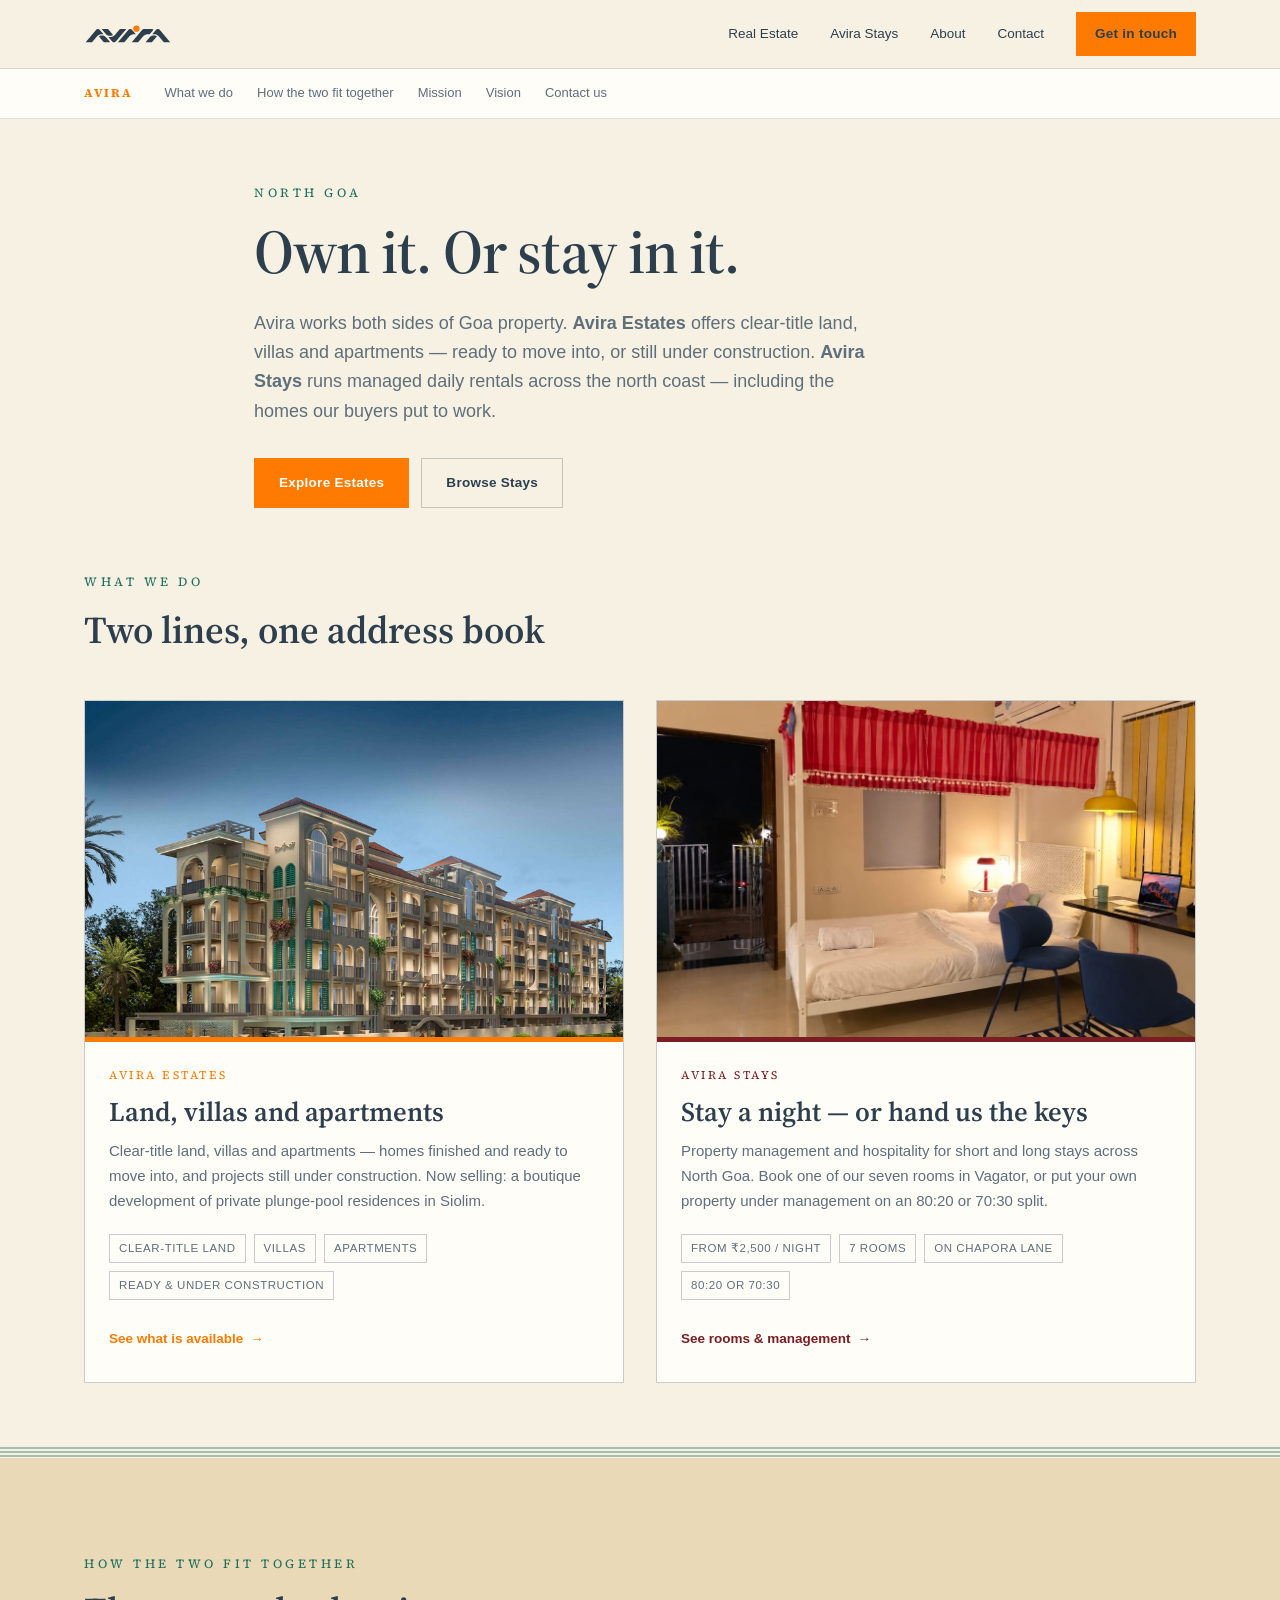
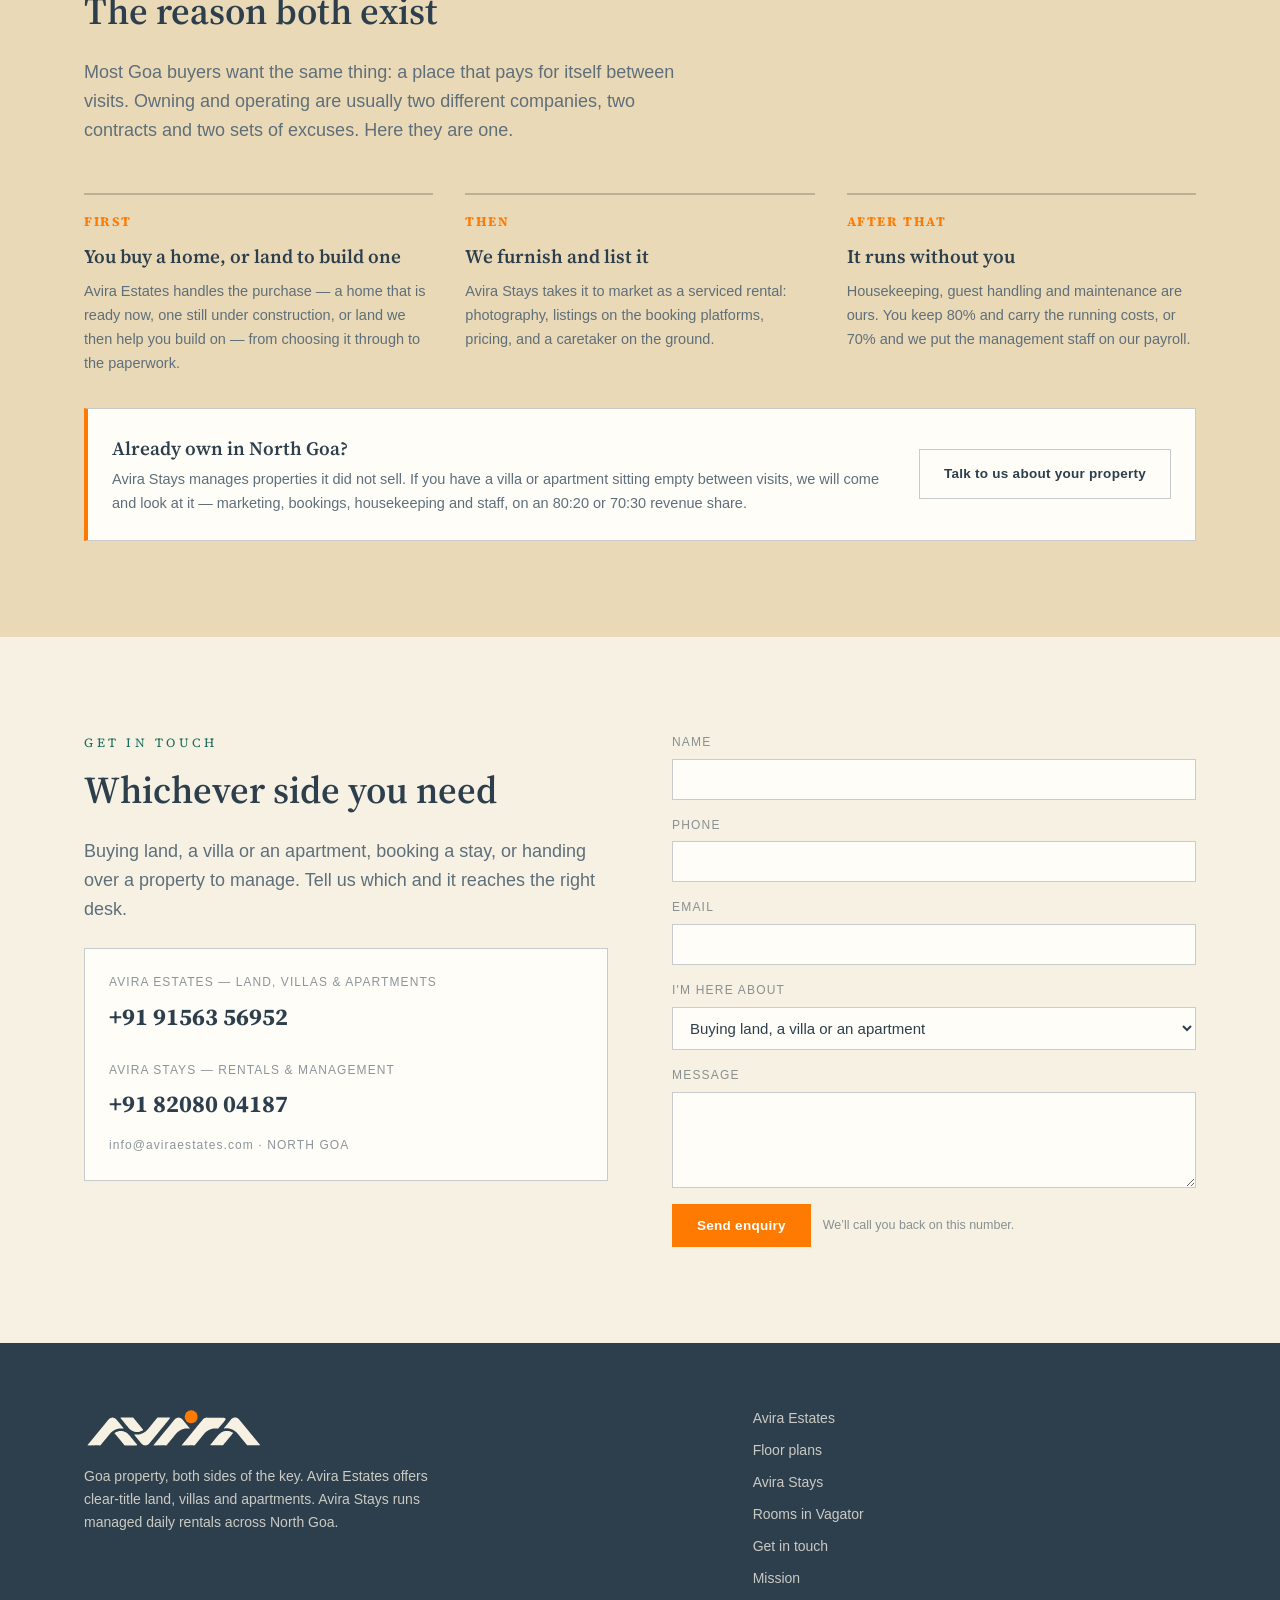
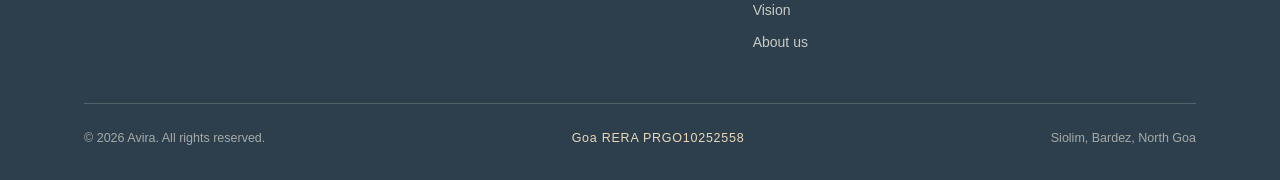
<file: index.html>
<!doctype html>
<html lang="en">
<head>
<meta charset="utf-8">
<meta name="viewport" content="width=device-width, initial-scale=1">
<title>Avira | Goa Property &amp; Stays — Land, Villas, Apartments and Managed Rentals</title>
<meta name="description" content="Avira works both sides of Goa property. Avira Estates offers clear-title land, villas and apartments, ready to move into or under construction. Avira Stays runs managed short and long-stay rentals across North Goa.">
<link rel="canonical" href="https://aviraestates.com/">
<meta name="theme-color" content="#F7F1E4">
<link rel="icon" href="favicon.svg" type="image/svg+xml">
<link rel="icon" href="favicon-32.png" sizes="32x32" type="image/png">
<link rel="icon" href="favicon-16.png" sizes="16x16" type="image/png">
<link rel="apple-touch-icon" href="apple-touch-icon.png">
<meta property="og:type" content="website">
<meta property="og:site_name" content="Avira">
<meta property="og:url" content="https://aviraestates.com/">
<meta property="og:title" content="Avira | Goa Property &amp; Stays">
<meta property="og:description" content="Own it, or stay in it. Clear-title land, villas and apartments, and managed rentals across North Goa.">
<meta property="og:image" content="https://aviraestates.com/img/hero-exterior.jpg">
<meta property="og:image:width" content="1600">
<meta property="og:image:height" content="1132">
<meta name="twitter:card" content="summary_large_image">
<meta name="twitter:title" content="Avira | Goa Property &amp; Stays">
<meta name="twitter:description" content="Own it, or stay in it.">
<meta name="twitter:image" content="https://aviraestates.com/img/hero-exterior.jpg">
<script type="application/ld+json">
{"@context":"https://schema.org","@type":"Organization","name":"Avira","url":"https://aviraestates.com/",
 "logo":"https://aviraestates.com/img/logo-avira-800.png",
 "address":{"@type":"PostalAddress","addressLocality":"Siolim, Bardez","addressRegion":"Goa","addressCountry":"IN"},
 "subOrganization":[
  {"@type":"RealEstateAgent","name":"Avira Estates","telephone":"+91-91563-56952","url":"https://aviraestates.com/estates.html"},
  {"@type":"LodgingBusiness","name":"Avira Stays","telephone":"+91-82080-04187","email":"info@aviraestates.com","url":"https://aviraestates.com/stays.html","areaServed":"North Goa"}
 ]}
</script>
<style>*,*::before,*::after{box-sizing:border-box}html{color-scheme:light}body{margin:0}img{max-width:100%}[hidden]{display:none!important}</style>
</head>
<body>
<title>Avira — Goa Property & Stays</title>
<link rel="preconnect" href="https://fonts.googleapis.com">
<link rel="preconnect" href="https://fonts.gstatic.com" crossorigin>
<link rel="stylesheet" href="https://fonts.googleapis.com/css2?family=Source+Serif+4:ital,opsz,wght@0,8..60,400;0,8..60,600;0,8..60,700;1,8..60,400&display=swap">
<link rel="stylesheet" href="site.css">

<a class="skip" href="#main">Skip to content</a>

<div class="navstack">
<header class="nav">
  <div class="nav-in">
    <a href="index.html" aria-label="Avira home"><img class="nav-logo" src="img/logo-avira.svg" width="1305" height="305" alt="Avira"></a>
    <nav class="nav-links">
      <a class="div" href="estates.html">Real Estate</a>
      <a class="div" href="stays.html">Avira Stays</a>
      <a class="div" href="about.html">About</a>
      <a class="div" href="#contact">Contact</a>
      <a class="avira-btn avira-btn-primary" href="#contact">Get in touch</a>
    </nav>
  </div>
</header>
<div class="subnav">
  <div class="subnav-in">
    <span class="here">Avira</span>
    <a href="#services">What we do</a>
    <a href="#connect">How the two fit together</a>
    <a href="about.html#mission">Mission</a>
    <a href="about.html#vision">Vision</a>
    <a href="#contact">Contact us</a>
  </div>
</div>
</div>

<main id="main">

  <!-- ============================ HERO ============================ -->
  <section class="hero">
    <div class="wrap hero-copy">
      <p class="eyebrow">North Goa</p>
      <h1 class="d-xl">Own it. Or stay in it.</h1>
      <p class="lede">Avira works both sides of Goa property. <strong>Avira Estates</strong> offers clear-title land, villas and apartments &mdash; ready to move into, or still under construction. <strong>Avira Stays</strong> runs managed daily rentals across the north coast — including the homes our buyers put to work.</p>
      <div class="hero-cta">
        <a class="avira-btn avira-btn-primary" href="estates.html">Explore Estates</a>
        <a class="avira-btn avira-btn-secondary" href="stays.html">Browse Stays</a>
      </div>
    </div>
  </section>

  <!-- ========================== SERVICES ========================== -->
  <section class="sec sec-tight" id="services">
    <div class="wrap">
      <p class="eyebrow">What we do</p>
      <h2 class="d-l">Two lines, one address book</h2>

      <div class="services">

        <a class="svc estates" href="estates.html">
          <div class="svc-media">
            <img src="img/hero-exterior.jpg" alt="Render of the Avira development in Siolim, a four-storey building in cream stucco with terracotta roofs and green louvred shutters">
          </div>
          <div class="svc-spine"></div>
          <div class="svc-in">
            <div class="svc-kicker">Avira Estates</div>
            <h3>Land, villas and apartments</h3>
            <p>Clear-title land, villas and apartments &mdash; homes finished and ready to move into, and projects still under construction. Now selling: a boutique development of private plunge-pool residences in Siolim.</p>
            <div class="svc-facts">
              <span>Clear-title land</span><span>Villas</span><span>Apartments</span><span>Ready &amp; under construction</span>
            </div>
            <div class="svc-go">See what is available <span class="arw">&rarr;</span></div>
          </div>
        </a>

        <a class="svc stays" href="stays.html">
          <div class="svc-media">
            <img src="img/stays/card-stays.jpg" width="1096" height="685" alt="A studio room at night: a white four-poster bed with a red canopy, a desk with blue chairs, and the door open to the landing outside">
          </div>
          <div class="svc-spine"></div>
          <div class="svc-in">
            <div class="svc-kicker">Avira Stays</div>
            <h3>Stay a night &mdash; or hand us the keys</h3>
            <p>Property management and hospitality for short and long stays across North Goa. Book one of our seven rooms in Vagator, or put your own property under management on an 80:20 or 70:30 split.</p>
            <div class="svc-facts">
              <span>From ₹2,500 / night</span><span>7 rooms</span><span>On Chapora lane</span><span>80:20 or 70:30</span>
            </div>
            <div class="svc-go">See rooms &amp; management <span class="arw">&rarr;</span></div>
          </div>
        </a>

      </div>
    </div>
  </section>

  <div class="louvre" aria-hidden="true"></div>

  <!-- ========================== THE LOOP ========================== -->
  <section class="sec sand" id="connect">
    <div class="wrap">
      <p class="eyebrow">How the two fit together</p>
      <h2 class="d-l">The reason both exist</h2>
      <p class="lede">Most Goa buyers want the same thing: a place that pays for itself between visits. Owning and operating are usually two different companies, two contracts and two sets of excuses. Here they are one.</p>

      <div class="loop">
        <div>
          <div class="n">First</div>
          <h4>You buy a home, or land to build one</h4>
          <p>Avira Estates handles the purchase &mdash; a home that is ready now, one still under construction, or land we then help you build on &mdash; from choosing it through to the paperwork.</p>
        </div>
        <div>
          <div class="n">Then</div>
          <h4>We furnish and list it</h4>
          <p>Avira Stays takes it to market as a serviced rental: photography, listings on the booking platforms, pricing, and a caretaker on the ground.</p>
        </div>
        <div>
          <div class="n">After that</div>
          <h4>It runs without you</h4>
          <p>Housekeeping, guest handling and maintenance are ours. You keep 80% and carry the running costs, or 70% and we put the management staff on our payroll.</p>
        </div>
      </div>

      <div class="crosslink" style="border-left-color:var(--accent)">
        <div class="txt">
          <h4>Already own in North Goa?</h4>
          <p>Avira Stays manages properties it did not sell. If you have a villa or apartment sitting empty between visits, we will come and look at it &mdash; marketing, bookings, housekeeping and staff, on an 80:20 or 70:30 revenue share.</p>
        </div>
        <a class="avira-btn avira-btn-secondary" href="#contact">Talk to us about your property</a>
      </div>
    </div>
  </section>

  <!-- ========================== CONTACT ========================== -->
  <section class="sec" id="contact">
    <div class="wrap contact-grid">
      <div>
        <p class="eyebrow">Get in touch</p>
        <h2 class="d-l">Whichever side you need</h2>
        <p class="lede">Buying land, a villa or an apartment, booking a stay, or handing over a property to manage. Tell us which and it reaches the right desk.</p>
        <div class="callbox">
          <div class="micro">Avira Estates &mdash; land, villas &amp; apartments</div>
          <a href="tel:+919156356952" style="display:inline-block;margin-top:4px">+91 91563 56952</a>
          <div class="micro" style="margin-top:var(--sp-5)">Avira Stays &mdash; rentals &amp; management</div>
          <a href="tel:+918208004187" style="display:inline-block;margin-top:4px">+91 82080 04187</a>
          <div class="micro" style="margin-top:var(--sp-3)"><a href="mailto:info@aviraestates.com" style="color:inherit">info@aviraestates.com</a> &middot; North Goa</div>
        </div>
      </div>

      <div>
        <form id="enquiry" novalidate>
          <div class="field">
            <label for="f-name">Name</label>
            <input id="f-name" name="name" type="text" autocomplete="name" required>
          </div>
          <div class="field">
            <label for="f-phone">Phone</label>
            <input id="f-phone" name="phone" type="tel" autocomplete="tel" required>
          </div>
          <div class="field">
            <label for="f-email">Email</label>
            <input id="f-email" name="email" type="email" autocomplete="email">
          </div>
          <div class="field">
            <label for="f-unit">I'm here about</label>
            <select id="f-unit" name="unit">
              <option>Buying land, a villa or an apartment</option>
              <option>Booking a stay</option>
              <option>Getting my property managed</option>
              <option>Something else</option>
            </select>
          </div>
          <div class="field">
            <label for="f-msg">Message</label>
            <textarea id="f-msg" name="message"></textarea>
          </div>
          <div class="form-actions">
            <button class="avira-btn avira-btn-primary" type="submit">Send enquiry</button>
            <span class="form-note" id="f-note" aria-live="polite">We’ll call you back on this number.</span>
          </div>
        </form>
      </div>
    </div>
  </section>

</main>

<footer class="foot">
  <div class="wrap">
    <div class="foot-in">
      <div>
        <img src="img/logo-avira-reversed.svg" width="1305" height="305" alt="Avira">
        <p>Goa property, both sides of the key. Avira Estates offers clear-title land, villas and apartments. Avira Stays runs managed daily rentals across North Goa.</p>
      </div>
      <nav class="foot-links" aria-label="Footer">
        <a href="estates.html">Avira Estates</a>
        <a href="estates.html#plans">Floor plans</a>
        <a href="stays.html">Avira Stays</a>
        <a href="stays.html#vagator">Rooms in Vagator</a>
        <a href="#contact">Get in touch</a>
      
        <a href="about.html#mission">Mission</a>
        <a href="about.html#vision">Vision</a>
        <a href="about.html">About us</a>
      </nav>
    </div>
    <div class="foot-base">
      <span>&copy; 2026 Avira. All rights reserved.</span>
      <span class="rera num">Goa RERA PRGO10252558</span>
      <span>Siolim, Bardez, North Goa</span>
    </div>
  </div>
</footer>

<script src="site.js"></script>

</body>
</html>
</file>
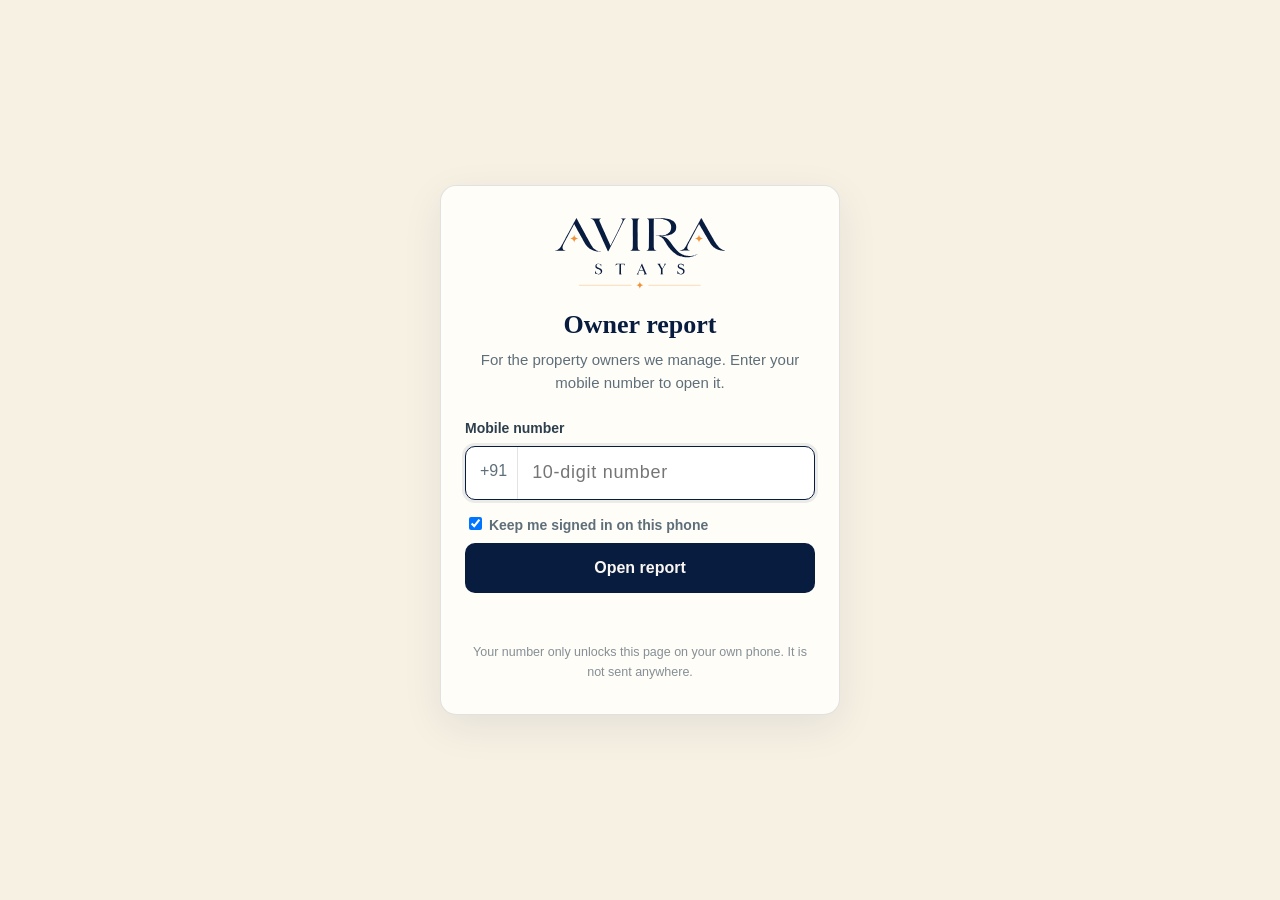
<file: partner/index.html>
<!doctype html>
<html lang="en">
<head>
<meta charset="utf-8">
<meta name="viewport" content="width=device-width, initial-scale=1">
<meta name="robots" content="noindex, nofollow, noarchive">
<meta name="referrer" content="no-referrer">
<meta name="color-scheme" content="light">
<title>Owner report · Avira Stays</title>
<style>
:root{
  --navy:#081C40; --ink:#2D3F4D; --ink-soft:#5E6F7A; --ink-faint:rgba(45,63,77,.58);
  --maroon:#7A1E24; --star:#EF923A;
  --bg:#F7F1E4; --paper:#FFFDF8; --cream:#FAF6F0; --sand:#EAD9B7;
  --line:rgba(45,63,77,.14); --line-firm:rgba(45,63,77,.26);
  --you:#2F5FA7; --you-soft:#C9D6EC; --avira:#C8620F; --fees:#B9B1A3; --occ:#1F8A6C;
  --ledger:#242220; --ledger-2:#332F2A; --ledger-ink:#F1E9D8; --gold:#C9A24E;
  --good-bg:#E3EEDD; --good-fg:#2F5C34; --warn-bg:#F6E7C8; --warn-fg:#7A5310;
  --f-display:'Iowan Old Style','Palatino Linotype',Palatino,Georgia,serif;
  --f-body:-apple-system,BlinkMacSystemFont,'Segoe UI',Roboto,Helvetica,Arial,sans-serif;
}
*{box-sizing:border-box}
[hidden]{display:none!important}
html{-webkit-text-size-adjust:100%}
body{margin:0;background:var(--bg);color:var(--ink);font-family:var(--f-body);font-size:16px;line-height:1.55;-webkit-font-smoothing:antialiased}
img{max-width:100%;height:auto;display:block}
h1,h2,h3{font-family:var(--f-display);color:var(--navy);font-weight:600;line-height:1.2;margin:0}
p{margin:0}
.wrap{max-width:980px;margin:0 auto;padding:0 16px}
.num{font-variant-numeric:tabular-nums}
button,input{font:inherit}
:focus-visible{outline:2px solid var(--star);outline-offset:2px}

/* lock screen */
.lock{min-height:100vh;min-height:100svh;display:flex;align-items:center;justify-content:center;padding:24px 16px}
.lock-card{background:var(--paper);border:1px solid var(--line);border-radius:16px;max-width:400px;width:100%;padding:32px 24px;box-shadow:0 12px 40px rgba(8,28,64,.08)}
.lock-card img{width:170px;margin:0 auto 20px}
.lock-card h1{font-size:26px;text-align:center}
.lock-card .sub{text-align:center;color:var(--ink-soft);margin:8px 0 24px;font-size:15px}
.lock-card label{display:block;font-size:14px;font-weight:600;margin-bottom:6px}
.field{display:flex;border:1px solid var(--line-firm);border-radius:10px;background:#fff;overflow:hidden}
.field span{padding:12px 10px 12px 14px;color:var(--ink-soft);border-right:1px solid var(--line)}
.field input{border:0;outline:0;flex:1;min-width:0;padding:12px 14px;font-size:18px;letter-spacing:.04em;background:transparent}
.field:focus-within{border-color:var(--navy);box-shadow:0 0 0 3px rgba(8,28,64,.08)}
.remember{display:flex;gap:8px;align-items:center;font-size:14px;color:var(--ink-soft);margin:14px 0 18px}
.btn{display:block;width:100%;border:0;border-radius:10px;background:var(--navy);color:var(--cream);padding:13px 16px;font-weight:600;font-size:16px;cursor:pointer}
.btn[disabled]{opacity:.6;cursor:progress}
.err{color:#9A2B2B;font-size:14px;margin-top:12px;min-height:20px;text-align:center}
.fine{font-size:12.5px;color:var(--ink-faint);text-align:center;margin-top:18px}

/* report */
.top{background:var(--paper);border-bottom:1px solid var(--line);position:sticky;top:0;z-index:5}
.top .wrap{display:flex;align-items:center;gap:12px;min-height:60px}
.top img{width:96px}
.top .t{flex:1;min-width:0;font-size:13px;color:var(--ink-soft);line-height:1.3}
.top .t b{display:block;color:var(--navy);font-size:15px}
.lockbtn{border:1px solid var(--line-firm);background:transparent;border-radius:8px;padding:6px 12px;font-size:13px;color:var(--ink);cursor:pointer;white-space:nowrap}
nav.jump{background:var(--paper);border-bottom:1px solid var(--line)}
nav.jump .wrap{display:flex;gap:6px;overflow-x:auto;padding-top:8px;padding-bottom:8px;scrollbar-width:none}
nav.jump a{white-space:nowrap;font-size:13px;color:var(--ink);text-decoration:none;padding:5px 10px;border-radius:99px;border:1px solid var(--line)}
nav.jump a:hover{border-color:var(--maroon)}

.hero{background:var(--ledger);color:var(--ledger-ink);padding:36px 0 32px}
.eyebrow{font-size:12px;letter-spacing:.14em;text-transform:uppercase;font-weight:600}
.hero .eyebrow{color:var(--gold)}
.hero h1{color:var(--ledger-ink);font-size:clamp(40px,10vw,64px);margin:6px 0 6px;letter-spacing:-.01em}
.hero .lede{color:rgba(241,233,216,.82);max-width:640px}
.tiles{display:grid;grid-template-columns:repeat(3,1fr);gap:12px;margin-top:24px}
.tile{background:var(--ledger-2);border-radius:12px;padding:14px 16px}
.tile .k{font-size:12.5px;color:rgba(241,233,216,.72)}
.tile .v{font-family:var(--f-display);font-size:26px;color:var(--ledger-ink);margin-top:2px}
.tile .s{font-size:12.5px;color:rgba(241,233,216,.62);margin-top:2px}
.short{background:var(--paper);border:1px solid var(--line);border-radius:14px;padding:20px 20px 18px;margin-top:-1px}
.short h2{font-size:20px;margin-bottom:10px}
.short ul{margin:0;padding-left:20px}
.short li{margin:6px 0}

section.sec{padding:40px 0 8px}
.sec-head{border-left:3px solid var(--maroon);padding-left:12px;margin-bottom:18px}
.sec-head .eyebrow{color:var(--maroon)}
.sec-head h2{font-size:clamp(24px,5vw,30px);margin-top:2px}
.sec-head p{color:var(--ink-soft);margin-top:6px;max-width:680px}
.card{background:var(--paper);border:1px solid var(--line);border-radius:14px;padding:20px;margin-bottom:16px}
.card h3{font-size:18px;margin-bottom:4px}
.card .note{font-size:13.5px;color:var(--ink-soft)}
.grid2{display:grid;grid-template-columns:repeat(2,minmax(0,1fr));gap:16px}
.stat-row{display:flex;flex-wrap:wrap;gap:24px;margin:8px 0 4px}
.stat .k{font-size:12.5px;color:var(--ink-soft)}
.stat .v{font-family:var(--f-display);font-size:24px;color:var(--navy)}

/* split bar */
.split{display:flex;height:26px;gap:2px;margin:16px 0 10px}
.split div{height:100%;min-width:2px}
.split div:first-child{border-radius:4px 0 0 4px}
.split div:last-child{border-radius:0 4px 4px 0}
.legend{display:flex;flex-wrap:wrap;gap:6px 18px;font-size:13.5px;color:var(--ink)}
.legend i{display:inline-block;width:10px;height:10px;border-radius:3px;margin-right:6px;vertical-align:-1px}
.flow{display:grid;grid-template-columns:repeat(4,minmax(0,1fr));gap:8px;margin-top:16px}
.flow > div{border:1px solid var(--line);border-radius:10px;padding:10px 12px;background:var(--cream)}
.flow .k{font-size:12px;color:var(--ink-soft)}
.flow .v{font-weight:600;color:var(--navy)}

/* bars */
.bars{margin-top:14px}
.bar{display:grid;grid-template-columns:96px 1fr auto;align-items:center;gap:10px;padding:5px 0;cursor:default}
.bar .lab{font-size:14px}
.bar .lab small{display:block;color:var(--ink-faint);font-size:12px;line-height:1.2}
.bar .track{height:14px;position:relative}
.bar .fill{height:100%;border-radius:0 4px 4px 0;min-width:2px}
.bar .val{font-size:14px;font-variant-numeric:tabular-nums;white-space:nowrap;text-align:right;min-width:72px}
.bar:hover .fill,.bar:focus .fill{filter:brightness(1.12)}

/* column chart */
.cols{display:flex;align-items:flex-end;gap:6px;height:190px;margin-top:18px;border-bottom:1px solid var(--line-firm);position:relative}
.col{flex:1;display:flex;align-items:flex-end;justify-content:center;gap:2px;height:100%;position:relative}
.col span{display:block;width:100%;max-width:18px;border-radius:4px 4px 0 0;min-height:1px}
.col-labels{display:flex;gap:6px;margin-top:6px}
.col-labels div{flex:1;min-width:0;text-align:center;font-size:11.5px;color:var(--ink-soft)}
.col{min-width:0}
.ms{display:none}
.gridline{position:absolute;left:0;right:0;border-top:1px solid var(--line);font-size:11px;color:var(--ink-faint)}
.gridline em{position:absolute;top:-16px;left:0;font-style:normal}
.scen{display:grid;grid-template-columns:repeat(3,1fr);gap:10px;margin-top:16px}
.scen > div{border:1px solid var(--line);border-radius:10px;padding:10px 12px;background:var(--cream)}
.scen .k{font-size:12px;color:var(--ink-soft)}
.scen .v{font-family:var(--f-display);font-size:22px;color:var(--navy)}
.scen .mid{border-color:var(--you);background:#EEF2FA}

/* tables */
.tbl-wrap{overflow-x:auto;-webkit-overflow-scrolling:touch;margin-top:12px;border:1px solid var(--line);border-radius:10px}
table{border-collapse:collapse;width:100%;font-size:13.5px;background:var(--paper)}
th,td{padding:8px 10px;text-align:left;border-bottom:1px solid var(--line);white-space:nowrap}
th{font-size:12px;color:var(--ink-soft);font-weight:600;background:var(--cream);position:sticky;top:0}
td.r,th.r{text-align:right;font-variant-numeric:tabular-nums}
tr.total td{font-weight:700;border-top:1px solid var(--line-firm)}
.pill{display:inline-block;font-size:11.5px;padding:1px 8px;border-radius:99px;white-space:nowrap}
.pill.ok{background:var(--good-bg);color:var(--good-fg)}
.pill.wait{background:var(--warn-bg);color:var(--warn-fg)}
.pill.info{background:#E7ECF5;color:#2B4672}
details.more{margin-top:12px}
details.more summary{cursor:pointer;color:var(--maroon);font-weight:600;font-size:14.5px}

/* timeline */
.tl{list-style:none;margin:0;padding:0;position:relative}
.tl:before{content:"";position:absolute;left:7px;top:6px;bottom:6px;width:2px;background:var(--sand)}
.tl li{position:relative;padding:0 0 18px 30px}
.tl li:before{content:"";position:absolute;left:1px;top:6px;width:14px;height:14px;border-radius:50%;background:var(--paper);border:3px solid var(--maroon)}
.tl .d{font-size:12px;color:var(--ink-faint);font-weight:600;letter-spacing:.04em;text-transform:uppercase}
.tl .h{font-weight:700;color:var(--navy)}
.tl .x{color:var(--ink-soft);font-size:14.5px}

.roles ul{margin:8px 0 0;padding-left:18px}
.roles li{margin:5px 0;font-size:14.5px}
.roles .card{border-top:3px solid var(--you)}
.roles .card.av{border-top-color:var(--avira)}

.next{list-style:none;margin:0;padding:0}
.next li{display:grid;grid-template-columns:120px 1fr;gap:12px;padding:12px 0;border-bottom:1px solid var(--line)}
.next li:last-child{border-bottom:0}
.next .w{font-weight:700;color:var(--maroon);font-size:14px}
.asks li{margin:6px 0}

footer{padding:28px 0 48px;color:var(--ink-soft);font-size:13.5px}
footer p{margin-top:6px}

#tip{position:fixed;z-index:20;pointer-events:none;background:var(--navy);color:var(--cream);font-size:12.5px;padding:7px 10px;border-radius:8px;max-width:240px;line-height:1.35;opacity:0;transition:opacity .12s;box-shadow:0 6px 18px rgba(0,0,0,.18)}
#tip.on{opacity:1}

@media (max-width:720px){
  .tiles{grid-template-columns:1fr}
  .tile{display:flex;justify-content:space-between;align-items:baseline;gap:12px}
  .tile .v{font-size:22px}
  .tile .s{display:none}
  .grid2{grid-template-columns:minmax(0,1fr)}
  .flow{grid-template-columns:repeat(2,minmax(0,1fr))}
  .flow > div{padding:8px 10px}
  .scen{grid-template-columns:1fr}
  .bar{grid-template-columns:78px 1fr auto}
  .next li{grid-template-columns:1fr;gap:2px}
  .col span{max-width:12px}
  .col-labels div{font-size:10px}
}
@media (max-width:480px){
  .hm{display:none}
  .ml{display:none}.ms{display:inline}
  .cols,.col-labels{gap:3px}
  th,td{padding:8px 7px}
  .top img{width:80px}
  .top .t b{font-size:14px}
}
@media print{.top,nav.jump,.lockbtn{display:none}.hero{background:#fff;color:#000}}
</style>
</head>
<body>
<div id="tip" role="tooltip"></div>

<main id="lock" class="lock" hidden>
  <div class="lock-card">
    <img src="../img/logo-avira-stays.svg" width="889" height="371" alt="Avira Stays">
    <h1>Owner report</h1>
    <p class="sub">For the property owners we manage. Enter your mobile number to open it.</p>
    <form id="form" autocomplete="off">
      <label for="num">Mobile number</label>
      <div class="field"><span>+91</span><input id="num" type="tel" inputmode="numeric" autocomplete="tel-national" placeholder="10-digit number" maxlength="16" required></div>
      <label class="remember"><input type="checkbox" id="rem" checked> Keep me signed in on this phone</label>
      <button class="btn" id="go" type="submit">Open report</button>
      <p class="err" id="err" aria-live="polite"></p>
    </form>
    <p class="fine">Your number only unlocks this page on your own phone. It is not sent anywhere.</p>
  </div>
</main>

<div id="app" hidden></div>

<script>
const LOCKED = {"v":1,"iter":300000,"iv":"+BgY3dbvHwIC74SK","data":"AtmS7DTfLN5Wx2DTSCOcV+pMemnb1hWB9BA3tDZChjcLtoUe8JORbxH7C5Fio809v3Ser3BANYJ4zaPw48hOu2oql/d78Wa34HpJTO+CAAx3baNImDiG8/D4/KKpbNug2W5dWeuZhy5FH34ut/KPx08md0HNPjf+psET1FYsV3GxA/W8sz8EyhC0dO+3RY9Ttfj+5hH/bbn3qWPDG8lUbdAMFNwRTl9NWF/jaDGo4rp46SjNQjdQ/M82lzxMJHx7yyfElEabvXEsfzoVMjz6Dm/+vxwK0/XbJ976no7p9rA6IHEiaSuI+HzELWrRW19CwMRZFhXxUk0YHLBrzvn8yRZP3XofJ9j1gL8ZZD/vcza9YFBMqZf3k9CVC9TRHM7UR+m/Kaf9aj8/VBOIHwOfmIkwpBCoZz9zJ3lOdfsLIg++dBIutnX+WVKFFdmOorT9MZnz8x7vWSdMy2vLCOUeUgL9NQrEX1/[base64]/mgRxJXzkAqPwsrVsMa4X0H/SwuaYudvfdS5Js4WuDIGiIt6Pfooinexy9ZC0WdWsliD/TRFapybw7Gnsz6yoxfLjZQbP7DuZatBiBmfzxSzz4tmpTgFKxsLNQH+2SmPjUyunpwfkK4/MtprCTHtydUzuqXDhrJkfTJJLCOYc8mUX/j6cUwbaFkv72A0pgLmmLKYOxMOTGtpXSDlhrr0569AnUr+MDruofdoJEqY3zxaDVpRjuuZvzurIbMsGQohZG6KFzdSYejSur2HUClkbGwAQL4dU4t9H7jC76qgy+Z3sG5wS6YWNvyveSQhYNdzuUlg/mSUz/tIJZbvsGf7N+3RZonmCgjV9/vkklQHuvoxhKZBrTnyvWsy3KgaCujCt6a6zDsw/eOyQM5fnHMBbz7U4lSynBJy+s3u+BO5IlUmlbPl/etHjloU4GI4Ernc1JNVg+jfo0DCJelDaf9yoeVRgTOS1+pmhA+6T7wGVl9hpiV7DoRqjNYM6Bgyj7DdLXLuEKIWdzrib6YcxDa0K2Aqmf7SeNdFbxbJkIxL6WPjStw1/EQrGBik0192QvpPG5P/DKUy7PRvzAMYjEjQpbkUM4inA+7OLBn76bC/bIgdINDQEzNJDv5O4QWoO5ts+ypYhFEMt0rPaMICN7elea83xXnSwWpqP3E9xCer14d4TDmzr1+FfZPXBCS61zAfVeWtrV2aFScu5WBRJbbgbNFxFkX6AgQuP4edH3HoIXA94QD+5iwZ6owpp2tTelpjZreOeP8GeklbpjFf5DDVpSYvmrHcDUTbwAdD1/n2zVgH6Qp8yfMRLlgEPqEbyVVheEsaOuk3EH82Gnj+ATX0r/O+tqaVGZur4b/d9g9ouyKxuh+K+BUZV3cU5vY82cQlpvvgK+kGqrlMzu3UCqRF5AdvVG/oHP9FJhqaBUuIINUvvebcWrnarY61oCrBZz84+q+nlhoka/[base64]/iFsfTDN/SkKdnIrf8z9EPkAwojXPkHxwIrxK8hDu3VWLzlK7CzzkbVPinJdZLmZ82qgZjDygIixF3ZcOBVA8hZ3R8MbwDW4fbeJJSY0Rrg2+lSnW6ySp+TYi/RZQeexuwcxQPJLByLJEhQ8TYK3r2NyfO9khijyzNHonrvgF5Z3G2ABm/b5UujgNAuunU10bIHAWGa/[base64]/L8mfUw5GRK4/NpjOqD69be7dtQUD41JWhb9zwOlcl3HE6KqZLgYp6I6EtY/KQ0+rdYbVQSxLN1HOha/uDPZQkg/8qKHdRDS0DXZM5Jh6Uf2lQW8TuIsSPdAWOkKBRnRc8SUQn3pXaXLgBWTi8TaP47OtPRL3/uUFKom+/b0nOjtZ6AiHGmhGTrEbsNQnt9HUW/CyrVmL9t0PJv5p6PqEM0z8Y3e4ZwCnnUiuc/W0c5+gTFxShhJaKs+gCKMuZUGk3M/olYb48eLiJ8ZeRWL+yR5hJhHGmtqgHQChRhpLLoxDegNN7AD+hbcRU8E+xHIPU/vh/YpDNB/[base64]/Nkn9YympszRXHqHYTjrCttndsaxtxmm7i4pUgyiObRDona2RcLZzxANg5mMbSzACdeDUfN1J1rft6N1YHuhEcCoy0hpu3bpQUC960A7yh/[base64]/MV4TEb5V3A3hLnk9Ks732cMc/GClPmaXk7R/eW87gy62MFMFmmbUOqzU51C4scQjimOtz7IwU35OTZf98bz9SsAVIKaAZoAdO6GkbSJL4NIeeaNFHAUMnu6Y61xtQ7c29tk3wJBDdvPL6P988XS6z1bKHKLhMPSfEmpyM3SAUq7W6PyupX1yOhpdUb8Uemlkjb9iM940VZPyNhVrWE7Rm4s+RNoTPQP1Fz3g/89ZLYdPKLEs25wBo96irIYRN6pv20dtWF+LBhy8H8invBIMuJkURRd3TFBQVbFZz5e7DS+kbnkTXSEVbCk+jlWrpahK+EbXAlhgpi1nEA5BTN1cnyLEkDDsmJbzFuVUrzLt21ax5T/OwHaPYpSgnb38yYngYqvNz1joVYnmN5DcoyWojY0zHJf3qDSjQspCeY6y9SvDSpzv/5bSV5ZZ9xG8fITZP4k6vNrd5JbfumisMVrmBERtwSWQbEb1YSDTu29hjizpoYJxuraYkbokgq27iYfRnp909v5QA7fOaOJI/GnXHIRJNRg5rLqE9GgWHnt+EEpBWvfm7GYJJPlc0zgRWpr/noYFqWeTR2hYpYxUz8ungV67RfkFPoFgfa/MjvdNF4s3LMjSQyVEkoED8jQ047nQEItqbP3mBC5Fec+vU+jw4knb0tNfrl4oMObDDvaMtxH2rBhJoBwe4Dq6J8fG8Su9/hDcSIxjDWgbJvzRP/F0wszDD36dcW0Ba1iFHHr7rX+aEIJGhQa1Eas4iRYDhNBOFgsNAn7sX5Whft/EllUryFCF4cI3cSeGb71MJKfFoQqG2Csqk8x7+GyLZKaEAtwfFkFN8LV2JMZCA8EXqWkKJg4ttn50lUfB/Ccd9un/heAlkCsz4/GO4iS1wTVz9UwrWYEoEQzcBwr0XhCWQRqy2N3XVMMQnyuk/RkIZxLrT51nvKJo8BGCUZqP/[base64]/+OncXteOTRAaHng7k3g3a1JhnIUThlQuWM/jJKdeAYVo6eDl8P/[base64]/g0FxX7FGQWFnjpigKe/h/GisJoQ8t2o8JtiH1Pdsvd02Is9Oolt82xlp6qVE+w+XEWBD+FcuTTzHABGdpIi/Umn+COj2H6NaYd+ZyooGy8658gf46dGW4M6wLPwFb8A7g/oAvv2D8+IrFxl8nuEV3yR5YM3njwBF0SiYOnvPhE2ThLUAxl8RYhEMi98Fy5HXsB3Fq9lhatDhDlNszErO2asBu1PEzhkni8rA7QMKEfxSrNVT4c00HjI/yq4ccD2/[base64]/09avGM28YmugJz7Y5rlqJsrEGp/P7Kjow6DX9YLB5RecwGDhLWUiQ+Z/y7d2DwnZUg9UPy8u6ldoDnnha2qy6bjiO2WwaV/dHGVIJT7+LOIG5bSDik09TiX38+c3qwOuef70DqPXP4GnSmydznYs2AHqPRP4XJJ0g2XQCzoZ/xqRSrkvGALJwVckrMmC1nxwmaLghVCFKgHv1r8xf3vX9HOklhskCJjM2gy4U3iEOcQQkN23gyF9WCPuVXUOHgyn4mZ9XT/DbsHYd7jmxk/3Pm0A1p51AVyHPXcHBkfjzs8c/73Pu0bvwBrzEyRRNQPazw2Hy+p3uoZTG0ww9PWNNgKCxaLMaxZKrW41Y5LvKjXEGlp90WydtvUQLuodsybPS99QpVJVnFR/rJFYqKq74dFUQft5gofKPRcnhj0mPFc3iLdNxcjYADkE90pGb97N36m8U36+nUqgyZE3Jxc2jfbQxNCLUnwmcTOjC87fcMDWZaq4VEiH2yZ+WztVx0bQyonWMi+D5v8K2sOH+3FIQWfNXAPesTMwEU7ZA6GPfr/MMHb2iwUMY/g9F4xDynzZgksWTlOcpo8UFtZzdBVeZG5L5KXE/KP4U/tvPp0z2LbYvwttzV4Y2t3KUTB6bucnApZ9CjiJ/97tQjVpcS3FMnTgrTD7SoQj3TnWyvFrxBoljm62XYL1MTvjtITLKPuWViD0ksb9ffMN5zqFtSTpT5G3Og/FOez7DCcu4VHgccWa4fUKelUxf+0V+r+Kdnt3xxkllxlzAgnLkpdCLGKNH5gPLqD9XvT8DvLIt+t7x0YXaHsAtjEcyXMHC2kjKPuIDO/NCDQ9d0gLnN9C+vv05bUIEX2EPa7jtaua7vsDRAZit3HhCOmH1XzB1TkrSFdPlmwS+N25OeUHSRgM7g9dXEX+zQo39/H4WKlliwgLjqQh9jRE6kBeeCk9M+cUJxrV+5BZVHpP0egBoYEhPSZrTT0wlDdUiRbwE3QK0mo6qzjvGnQ6RrLAnna9BWTSF5bYiP8Idk5Q7j7+Zt8kxrxQ8llC5eafIirgZjAiTSAtzCad2p0239d29N0FPWvJApqjV5bexCajZdSPvMnv9QnD5to62OMfgTlB/XKUbmsVmJ346ma2DNUoPPuOZBpLbWW+1WUESrkGDG7HDOKR772OvaQ/uyU1YaNksHlHxhRUNuud2gUFMxhF48r9DLPluGclNthIcC/VsnrccehI3YX/ga2sDEfV18If8bycb5hP8OpiC/UdFDHQBF5mzSPbVvGLwGE1u9rg6K15tuPPONLuXXmaVsg0igrfcrwWzOIMYtIc7obdu3LlAkIfoxMRbAE7XN9VrLeR7gKFF0vta9p0fq9J4RV86jY2vxvW7TM3vAxC+VDRxoNDiSP4S5jmdMIsaZV7GC4QDL3sw/EjscdvJZJMDC0fMVmcMitUCmpD9eSP1r6LuWb+89wTbKZ9h5/GZsXoIZD7IT7ovzGNCrOAD2uSF4lr3RYhqj8ld7ScpWUhu8NKc0eIQkjzIFn10Zba9jVOvhA1BX7NHV1LBs1/[base64]/D5i7nqAX9WUWE7lbz9A2iEGXdlzO4zMMuVQ/m7ge7pu6GhXTkOKIKxA2j1umQmN872Tx5hJiOioC7/g5vz/QRcLQhunAnqrfWc65ZSKvROthNl07JyQTDtooWfY7c98MYOEvUrmVDGfKXYBCNxWhDu2ZOdxeNJzrenCKPp8/cXSNVjOtlIYjd5w4tTVA9dTaSaCyuNIm3sa90BaD1Ict55vZrDkuY2yQsLsUz2zhduhydytMZcLgncPJEm6n63BpJaO6DFGg0K/8K34JKVlBBDe62B2IJvESWKb3X1ZWtG41eaBeoImhNC4RnXKhL1IVFwu5SSHVWNyylgx1phJX/lWTlGwOboS5wygSmUphWePrFwVFnC3DhX3OpkFMgwxuJwPKewOD+P0tMlNNx7gO/Da9wjj6P38X5z+5JUVKXUsBoJ3O3KUEiQzt+BKyZMjX4bnKz+9U8mKHAMzigrq5Fk44rjuHQDGoh3EhACFRrp4LahJdC8Ndmr3M6OAEnU6SJAIp30GJKFijsQAWsf3jLbHOqAdu1i8oIntet6l1P6h/ZTkm5Ry8W+G6fslydssyMh3QaSzzF2KdoLZv8K7eN1qGEGl1sgJ4jFD+ToJK+8zZfj12Gr/86WilXKlppHygWE46tRrsg6mfbPLjmQ4PLZpTiHrNQR3dM/rF40A+y9P5sTP5buTzv2l2pxy/18oWzJNKrLZh52U82F0QTBpodXBimlRURLlm3pzcA/iNlnThGlkbhZoonlCBo3wYNM73iv1VGgan4Pk1bDzvrj196FT5XuF3+wusolUAc/j8e3SXf6oRD8fr6NGGfkBoJPLa9dNgb/P1IW86qQ/N5E1UK0pXWmGkB+P8/gMI8Q9rrgHdlH3gqOsxdej8BolYmJc19Sa/+xRQQHk5XEXwqiE9OxS0AHv39JhdyLHzo9/iW6fFTtbtLJBN0uxtnpkFgNMksmS0kp+ChIP+OLw7ZyJWkR+rWtjdCS0o1Y3t+EJxu7UpcbGC4vibszNOtKhErk9JE2g07lIltf+noXEjP+aOI7L496icD68RBajr2ITDOZNL2iPn1pQAMBOphHazxLHsWb6Utf3WkLdrE2UZxjKqT1lgUutu65zQEJazHaINbd/[base64]/nxbIc17/65GBFj1u+aQWWG3P5T22239C4cABPMsLrAxYQn0542V0srLgA0257CtRUQTrRgDDEFS+auoVdMW6NBVi2c8gCV7N2lItc3Dq6wqe9kUFNlVEwbvmERzZv2e4JlkdmCsA+E9+Z2kcTsug82meprU15bPidEIb/CHeEdVW/z44LEXLkktvP2Le2cja97sAcfiX0Rg5N1SFIOH/Y/v0mH40Wm+UO7ZfPy8rE34r9DG78wFJ0FS7SLyzAZ16VKo4/QZuNfoeCNLI6OFWMEk5FeOz0POUxB2TFy6aN6lKgf7nXhSeJjbJLu2e3Z5VDvKhqei5xuhj+jHVofY26Loi1FtFBU74qG30o4Su5D4fq4BSR/F8R6IcASky9vOroafLZrvfuypkEi5SbpTlWU6Ph6liQM+GxrhzJAcxuyHDdZSqvHRU7EE1L183Ti7gCjhJQ+OvO+Hb7Jcjyl/QBtQPVk1oPb6gyKIqK+IeApuS4HgLaVxU6zRKVwapw2fCatxlxcioDVhmNkg0cUBZckZAMz4WpPympmMEtd4p6e+bZ//Rq7XKoPY2DYNP3gYJYDE6RYdagEo0pF/Y2tnJnadQMRCW/tFTwMrL2I6r8Z8OP6QWJrrRfsNcWmgHLinYhBEKWGoGiAnDsD+Db6KPSUuJy3FyOsU5TsdRxbcDkhNDPSd1oaREw4CkIOPXekgAhJQAAMQ35sXEC6cfPq84MpXDq2owi1etVSCAM+wm0beZvAg3vvDmovOIeepT4OAj44ooj0pIMddlBHyRdt/gvvEEajiqk7Bl5P0Rf2MiqUJwAJTw7rWvGX9OCVEIA12EDYO0ycJkvnlcWtciqo/cIHSLG9xKXfY9UYPXykC5rqdOELIutsFUYkaVmjSjC53/YyUNQxXpLjNY8zVf30TD+4F+owLcazVn4OIji6wV/AUSGozzgLjeGplLL5SIDueAtSls1cO396Cby9F40gAdcJLAbz51LLEWsspyzgGXQPA3MqVWCWGd/rwelReWoR97xmGnUOAE5dOOvlWZkt+IuFo4+4JONO8G0SDP7oZKKtNSou680KQvaEfETmMjJ1b9uRL8xk7ghs++DwLi/9kOiu65yTV1acfw/0+KE6TUtrDW6/O8Xt9YWwKtHU5yS5BuOoP3mqL2eZE+ppdDv2xEFtQteofDtS6ysuAQ6j2v6ka5/e+WQK4c5lyiStZttqSGjxXm08cx/LWWjj06VED6AZyCbbFkHm+AsBSWfrEi+AsY6/4uHT8/GJb5CcOjE2clXtcOsbeFIxteo2ljSUUpH8/iVzVdqAHFX/Rfq9X1I92fLcpUfYQr3UMFqh5hkuDckzGkBAfzJ7U+Y+mhIDZeBUJ+u0+XSwAu2AGANdRuv/DIdRetulbl2T66ITw5xn5FoXOcYtzLaMDq6P0eJYGy5S4qr6lhxKdDr+gMYHmwIno+XvmmMcgK5bg02xGxC1SvhmLOwsTubbYfnuBl4d+7ochHyupeLkML12UoZYYA5LckcpkCU/[base64]/X6zFdMNHb549ad9I97Z/NhEYWv79DMGagQQ7RpQRFfDhFBGFVpfyRRgkvTUdxhPzAH7pnuUW1JMnltY8O+Vbb28JQZ27XgGt5dLM68MSnKNonQQQbZgbbZbNZGcJIEj5LvKdSmCpLI65syxbOOx7wEBIDaMASl3DxuEYEukli5D/9GbQ26m243ZtPjuMF6A1MI2lgifxttpo5vkyOldesGG2KmPveMVSzRf40TlMx2dDN+T6C3CXPSssDF93Lu3PmVdfvky7UaP9Zr4GNq3ZEu+zHoWxv9z4r5/Qlod6NYnl4u74fCwQwFa36LE3PsHZfl2i9pBog6/QQ4O6wSL52Ss/hBfaiCgtJE7TaKJT7irBn8JjgjbGV017eP2BbSESlvl6TAMZj6ns+ME1pp68nzUNYp7UVsQsnUeN8mUWEqmJ+4PSUd570/BUgdoVeHgC6pyghL5Z6PuW71s6aeMrmpPK5NwAJRDOxVcCoX7uLE75vGx70tDFU7J8TLKIZpJ23F4UH2XirmvFoWT8uzVrU1OI3bfUIPW6qw4OODx9j1a6zaf9fOjhpDJpnb4T7t7ZGC2TWD543tBWhpbX8y6/AUSlxMWa5F0A5Gr/C3P9qZUBOekhz+ix4UMN6JCax9vQup+ewN+MhBwxXquXOVqH5wrBvj9TV27+rWKYIQw+/GTBS2bW+5d5DouITSEdfeJ1k9VIeR/t8xBJeYKxr/feWQSLp1ZpmgqNG6wt+xumKRWxyvYa/K9ixVhaNo37097XHrJn07ltlPq2PoFECGoryjGw53zwJo/+yKFK9NMvzxuL1GSO4N7wpm/X09Xef14JGVfqhFTxN1Y6GznCSyahIQklnfCmDs6ncSho4q1ExyKPfH/Xs941jAvipdTa/yEQUNwffvFGnsYdEItj5TqG57b3ibsUkNQa2qjnfVn3gxF9CyZ3bzVd/fQd+W6jM2P4APBQ4DL1/Yjt2CyVHabHdvjtFBbQZLbsflaimleJwr89pGJaWHJMSaA5iphvtaYkGiocf43DiB6wQZ9Fg1B7TOJTLRS0EcHbazZHgjLAac/kyeVqO8+sC46s0fEGnqnF6DsA5CoDdzooaTK2iXF+n9j0ws5u73eA/FQGxNhAr0kAawmMEfHAAu54FUmzbKkhe9G0WIs3ZJQ3aWEqhiWmCavL43Gq1b8cZRr13K01nR5yoocOUTATNI2IUGP3Ndl7EOKVZkop2KHZRtN4mPmuOG26WOOHxJfE8/PLa6WCiQWPz3fCIY1E1zLp6PXHuCkj5xHMYmo5ZmAQhQzsGuRSE23aJ9OWoH+jyEjwtDDUzx9QublhuT7O+maJlubmuvC/zS0hrKBZoh+gP9WHs8CXBdiyCJ0Lx349Y0vEulyriAFxgi/kPQqiqGvUr8jTDbPlOs0IzM0c6oR+pv6DOHUJGzs/EF/NnwzvIntlbyL8bjsEnWaFOXa7FtKo/FYMUlCxG/Is2E/0QbeSFus4BXiBDjNk6hjzpg6WZvNSCmM1EtMR82KDlFGRWU1jL0Le4SHspH6J7qK15iWmamIh5n744REO57XWm9trNloknOc4BhBj/XUflxp8n/02FnGg+OHnT+uSSdv+9gMavbl/wUtElEpjqjpMNbmuOPQLEusg5S/qxNvUdJzN1JgoIrGFHq/T2czRwcaq/nlsw39nQzzfz4+TzeAdIRTIO00cTwOQOU2CvAU5M2D6/KsB977+LtNXjPaSPsucSg5sJUyMvUQfxQ6QE9Yqt2XSmM7z6zZ9r678VAGY6TTMgyYMbhdUReKJypiP9Qs8FbpB5SUSgomR9U9+UEcHW0KbFRsLdjBxWHqYASGtUy/po7loE4YFDcuZF0JydJk6X8TJDbIcv4UuZPdFtrJ4e6/1mDGP/3LZASfDrEk/gjBav6EehP3QOhnG2xTniM8InVphlkvVPJBWWoubE7Rb4o/+bkUP9YHBLOY7k3AfXtbpol2bIf6sl9m1R7cIZItsPK4EBmP++OnhWNw3I9WcltpxKNmRYlD8Th8BDzerKqoamutH/JwKeaJNUo84/3lki51XP5V4fawBX3oOUndTUCC0CDa67234Ltxi99jdNnHF6oSWnX1/ubavhqeUfpnXEqxWcQJdlVWia+h28Adxhbrb7ZEa6LtcCnBWR+ABtgXoy5QSdKy2Q8mctUc/VmMQrfIlpybsdbPBp3dhvqAU4BKzsAKiuKJqeYE3h+xpJNWotd5ytrr4IMaYirV5O50yL2BVUCcGhl7iHzw5UT0dgFLJsaHESnIkdKnKp9a8wyP/nc4aFwPcd/wJ5yIlm76+0c7ctu2e8zvg0V09MJ52FvGfH456eN/VugCDmMHyBVPJ3aBFuCF1chSzccCdg4OD33xAwCEnowdVFAjKxf+uqOpJp7zMuklMI+iKxMRsZ/ucfGRFxZwW2+J88Ve27RwqBFX6D6fGMIyW5eu7unPgeD+UP70TFkyvcuOh9t6Y5Cc/bZUiWsEZ//JSJ/gdUnQafh0fl46uE1QKt6y3DoPtkJaBzI1lQ39kMSfZ0T+EajQlKY5fSp+g6wXMc6oWKcxzjgcUfReL8njLn0/+DOFEZcrYOcGahdq3aVOTeNF/LYLZybbhxH8zal0RO7MeQiEEc4f8NMsn4QapLWjWeEBTgEW3EoW+GxLtO9k2Kn7vTAC2qbD1OoKAjjBIsToxekxTV1yFxqz+Xj3AI/5IMpbuIIllb19G1mA7dyIQgMeCdjKnFcvDpGFqGGCBW3bUzQ4gcxzVvRWL/WCWfqrYjc0AJtlL//[base64]/t5TmH3Um8tlp7M3G6UH/MH76dRDUO9YjGH87crbTMGj3M3RaD0DalMWrLevlcMQgaHTRv/[base64]/jljKkD96HU1HVuudGABS35RXUs05arcGxh6+xGKN8l5+dld+3hPR6ZYXMy2aMG07t9dpu+WE+HR65BvksKGMp6g2JKVryigT3y/u8HSHL27DVsRNm8Flu//Ydw3gKt1/y8nxi7JYAG08kVTK7MtJ0zXpiQyOpq/[base64]//i64FqpTDe59xT2enGpEvDtzmZIye57/4qV8r/loPnsNddijEN8JmKu8KWg0xx3LBnA1zZYTfKpd8p0tUw0U4ObDaVZ0YHa4r2bssEsyNCNoihPXl0hbbF8dK8kBW9ZZVccc4Lu/U96f6bP38nPIrrqZ3U0u2dRBd0EtdIONvhMYE+88g0y5T+o0oU26yJkw9oDxuqN/m1bdSnYcUo9vUoKE3LUus9OLIvTIYJy9peOS/iX23dib91O7yf9Dm9Qm8kiGKrsncSAfC0NwFdE9rNOXR2FUNY8QmJiqMi5pkt+T8vab6Za3yf/Sd+zpfRcCbO9WNsppBokylZY3fjFzBSjipMWCsm26oPNpoob9QCF/d4V/ZY/XZq52jiKUJymPeesnxEye4cJRABUoQepwHLqFtFb9P92C1WK66whsbB1ARjUNW5UXyuxAsOr2J/uFHWGhYDzf2IxHcsDDBS1S9SrFfp7o4zOUvtD0Xm4Gr/I2RhD2Rw6acRrU5/9qRtxHMfxboRlhbkSX/w2lptzERbVt2eSjkHUE//XwNYJ5mBihMMjrdI4RW7Ooz9suPSEZibNLorb8N1IDSF8tYjQdFF1axKEYK/mdcMoURBSUYcgCDCf1BgqFAvUBJorfa+7aljjMP9+Xv/fdMMrHfwvYnWiZz98WtEr1TGmf7wETEh5mHB2qvYQ7EjdvhXwYkpd2hwd80QUM6GUHnUFkuRqB33MHygYb3RJoBPWro82An53a+soLpUaoV+WO82XyFF2EE6khGuSRyVwYCPReIC+UjpMR4QbYa1ucX+d575D7ZwOlyrBChgqP/v873JlzSx+qh+icugJzhxPNuUs16agaIgxopkrAdphp6d+rRcdyKWtAb0O7DzOcn8DBFjVxG5LOeM9OOyhW9tTZxNoWmsYQrjpcwBFnnLDWm4tFXElGxyUjJ7fenG9Zt68WTHAEl3fWo+40AL0atJTKAP5tzQ2k/hNekxdBT4DqYNHxuQ5tNpDNYUY74jnKY+yUpT9Bolh+bLDA1syK4SKUWGUj4qkEYCTBVK1a7SWuVZuVP7avn5wlFTIfF48cj/j6mP14lwLzrDwDyp5cpIGHZksdFi0CwcQWy6IEqWzLzSq4bXgbAcVQdeOF5NqYQ82W41QrEZn4bUgb20rRPryVjMrF71smbkxwgyTHGB0TGbVTPc/t0D0Wqf0aS9/AMoruwgKA6x1EmFrbX1Ez16SHuSe+E+f+t3ZTGXKyhTLNW1JwsLl9WzGkU/+DENuglYrhNhM6wwSKjl5UdEk8Gf1cn5PWRcyczQiMvL5a0E3OqoLRj4EdFkYpjdS3Az9+MGZFedndFxDT1IKkRkxHXpb1prScROit2BAFqPwHr35L4IEmX8AXSQQEEBB8/13g+kRKjTs/LMCUPEMqFQJiRD6o6PkXxbxagBYzhgNHtZqsZAlYOyXz2901cAE+zKC4iochs+QmA/[base64]/7+nmbpYSbrvNRfm0j6srIYvOhwr5W2pt+fezWn1mJ5FdWAtRdR//FpezKZOy3lJN8Ta3u73UOpUxMdkdQbge+2R3d9Ngx75Fcl/HXnl8nKFq+CGKk8ulC6UMRWW2U8z3XuQmifkwL+Z0z3UIKrdJmCJ+lY0TIU4Nu0jJsXTp/JoUsKmZk2KbMEhZu5W70XmgfKzKO6b2wYXqYwTJr6JJOmtPrevTd/ddm8ETd78vt6Lz2mT9AutkKb5+VB+1AyahE2DQsZay5MgOBZpWi7u8N50JuyCSVyURA+SfHt8KgGKstQEvEwVCPAxa80St9uyJqEfH6VxWHYGyEb4XbIHr0EU/5MWh/[base64]/DXorvcM+THc89fJIAPqap9yxE9IbojUDiQ074LkyrHcCTcT6uN7NTLUXhGA5xD5byQO1WHqy3u0We8vcOGdwPzGGbni5tvm7SO5ZHzPKkfMfK0bhwZshS9S4/29FLGJn5fcxwCoaQzdDf/BTvxWRCEAUKRWAtNH4uQie13p+zTU3LexCmK0QEo5L91ipXJfYBXBzFgSeIFenNen+HRvXn3CxehVY3l8353TL+6hv1bnQpkkHiGtZXyaR/xNaK/k10zMQYXRfnnbgUAG6kzO7QNPJK+VmUCyl9cY1Ua6oFFnOSaTaGV/uZoUFrrvKWE2i/bqwF4bnGPYcPSBXTpvIO0KitOzp7yaETcS5HHqadSlC4u8tDTb7kGNZAcw+WQqnFrn7wxR4KXvi4lIkZSMqFD+hsmozibkHWYIlFQd8lhxVMndHCBpMcf7TD/HjKIxqbYazcBgN3TCvGXNj9OknlpycoXwrT193mdHprHZ91QJxoAU58bkuI60d4FvuVFbMJCsPIZ6/M1ds9pkbMrl3wj14P6+EHEwJmJ25ju5JeM7xQHL/94I11LbS9OX5bUygvhebLaksxBuekfHQIllEesu90fIyFTMZ2uY4Pne7ZSp50jnn9tXzYAPsQGSIYXwW+xv8V0FpzOvTTEIgn1zVYzXmDN5yuz3g/MjRSr/WxfYnqq4oasE0eOb3+r2jOROZSiKmNnKkbzIhtV/pUOlDLr2SSHQ/[base64]/WpPLMAxQz8+vOrJ+bgzjp+4zM9/mwUCItJ10FL8KpcpPQbTAg0CNFGgSoOKyMYvrvxnQbPefS9YvvR5HpnC1Prgn1o92nhamrIUOBZGheoaoQR8F+tcdZLuue0sGANSy4hU1pFilcN6s0H3WGFpI4VH1i9Esa/neWS6nihLBgLLlc6iFHwzM4Qc6uexygVevPCM1tDRd5z2NkkYnv29/q32rSgkqNVQ+o/pI6GFbZOTszuU38zkBOPkf1Lwk6oDmVYHLU8RZEqleNJ9CBD6rQjmeax6zPtladcByvgkby1/7Nof7ZIOp2izmFsILFwk/9vrrvtnLhab+64ejigBHdLX434C6rCGHrUYzk4OpRV2fm44ZB5wZOdY+p94vCjd6yR/7NhwxZzPm6idl6iHNDqGvZYv/2B4WDxpU5o1XJOHD+nTo8VMoOA8Unnjv+cr/n0+Ci2QAFIKlAAQccKF1grgwnWr4QijbBYRpcIsqEOcFzai3HIkFAnLeIQXAQ5MOcKNQ4sAQT1QuYERoVY9b1kz5kui6XLgJbl7ghXGmdqlDlfIlpKCtEfR3NMzglgSddafIPK5V0pj4vGwkF//3AGp0x1BwRglZcBav1yj/P/moLypg9tVuavuRVsMV/ph4BIfew15wrIxc1w4D/BdvLyoZEo7xw1JlHmGM43I5pBP1KHZHdZxktqfr0IqSX4wYP3ULZ4f3CEFPOOcJcOTgXKOfqeBPKyGXE1sDqd/R+9weVCTqHdCQ5TEMRAq2uLu7Q9gDX+7Hquh4DV7Haug9XAgSABFMbmqoDE8qJFSqJlCdhyG8gUFk/[base64]/IFSqe39PhxJsqhRKYL5l7o4rA0MpRh9QKFzjq5RCMH+3ePC1KrMm6WqjQ3KDqRpnY8wb7+aGlssfeKYvmOm3TX6qDdvohteFLhuwmJhV4xsVtDzLRW0LHqMknXyCDKYBo1zTDTlzgiE4wUbPg3G2utPGmAojb5TE2K/i+0yNtSJFypTuIAJlvzY6uF3H+DYlAJuBhVxQJx1Wd+pBmkKtibwzC89G6qXvI42x/iY4e0JVpNoPsazEQOUkjBVfw8oRwBOfh/f5mj6IHHrCtrdCMVVZPfRmpSsUam0YwTB3HzwCvXYzl98/1uS7q9EtyCUELgAOc1nmtrZIcu/WHGhIeERoc6kzdbmPqoMxGg2Se2va0iiGlY58dT0zN82bze/yqY7psHHD/Xl4Fg/1LWTxNlSvJ00MKjofs8Jc8V3Roa9hdFToWqaHIwL2mMfJJHInwOmlFHbYD/MaaVSETMyKnVSYCQrMBygTdCrch+nO8vrMNGzbJsRBuRqiiE0vjy7tG8yXq9Zq/AviYSO6iZ5Pi/RDubxDMCDW7CnSLkW65+/eFcBb7TRl+cBNGZAzT4m25+swfc++mkrUoKaUE6He+WAABYPUZUfsz4tV4saUodKVPeB8kl0s+ypMnnOLf/s/h2nwpG0KZxXZNSZcb2CpjPvDa7AnTfJu2t1s0Emfp1disCFnBzs689kQgKZXXn0o/6mT5ByF0/O3TUwd0NTubknCu6gIu9ZpLg9bqHvgQvYbkgYBGXaN1i3LH+10Yb0AVvRv69V+mQ4NUchIIXuKCBgRzVd9VchyDPef0FyfLKWs2GqkNlMAFhE3O/lOoLAKhyT+9oTyj07ifLUXoE7J6aYD4Yb6zJ0sMsE+bBhi+BCrRAU2eeOFRMVaLECCPI4C4JloYY2FnDXzzyaz09uBTB5kJ0pW1+Ih2g/pXJFihfdRfTN0RCAzJXY0wfU5+J63arKWcX4eEVvPWE0sqVXaVCwDWOBbo+odPO5BxgAhvVn9UjAbHXGAkBGNorojmJ/ubLClgpTD2vc7b2OgJV8SJS1ssFSw0v+Xjfzz6Fv8of595VtKs741PZC5QvUO8pXhuiFVkaH5HqBpQZ/ujLbn7JcfkaS13CxRjWQgF3Qhmljqjk6JWMuRSh6MhZB1KaIXJz4yE10Jh0kGNUi9kLRDM86SLfOiWXfGdFcQXAcIw05PdKsiLl8aQNtTHGw4TndT/hJApkmZDCvh408QlNHwVbynCzSKX2Z850PzGGQtyfilwIS3FZOx+jVacnqAACYUD4kiSgg1Yd1kCxwm/vGDVjQCtDbXQTJIV0oIybGrM80o3x+71b0Vpvg9JuOpiKJmedpuXhQHGY3Lk8E0G667wtpuSM1OCotNULzDn1Pm/CFxLEpsdXd8s1IGRAjZGxE7duqcR2PgiVislOONQHy7oj3H4+9z4vstupfdch+YtCDnoqhKQ7UM84SYdSdFmwQQbGr0n/GEYISD7x0tKWkBuoF7q370k9vV2rFnrcYZRa3RVFJ1jBJiOz8DUepcc4YcBuERoeM1eX91NQAUNCZkzX8w4VETQN3pUEdUO1dYQL+q8aJk0k1XZ8bGXeFyxV0sV9sAbD5rL6icxkomdmtD1IzsLmqwKzc5VcA977z/GfbIv0ve/[base64]/VwpQZ3UsDht84Vm92ruUL58DrdY/U3j3v15zkrPbOaoCdyauqLOhKd8cCNQOVoBfsi04jZraslrn+WPELJPdSv7C1Sbd/0DBn7kZIC0H1Wh5Aju1Ri8YZ2ew0xcIiyzjVWQs+ns1YC3unsUFzy26eLCW0ETFtANGqIknZjTxYp3YdNI1Nn5Fl9qlz9yrUaCQx6tZjlTGT8mhurR8l/TU+f/g69RTpUx6rmAXn3eKPS8/ATzqEUONr63Id1N32XLciuYBg65zJWN+LJkALccbo9/TxsOQk/+DFXOlTu9qz2bfYYJl7UG5PgPmFu/b4D9pv1RthEgJfep2NozYvxQ7Pkty/mlwbtXlIw6aZ+CdI3mTBGyr6iZr8BSoETja1OU/1S/hzc+QqctNp1Z5sAsFSsOqarEq+E2697urwxDyq68uoy2ANSCiYg/95BUq0ZkKKf9dv/osyS/7lElp/iG3R5lWofq6pcKEYnFTu7yxgz/CvXriJrkSvyBiBvLUGbvhSCoR94E0c4yq2XfOciZ1cmXRgAfF5kCmy+VJvLDUsY6HTd0hAq97Vtz8+IiNt3gPBEJ10P37j6ddf3qWl7x08EymQhlakhn2lWCPdyLLTV94EJ7RcxaukLPBgck1p44LYWbgLIEKqv28etKkWpB1qYE/h6KNPiXLyIUOHzwqAudR7YI8DMja14XOeop/3ZTxNIR/eVjQbZG6IsGtG2JpXawXSFCOM7ESuM6lv+648PJ+lpNjnq43BrGAaK6MSLiyY6/ZpzPeU7cmjF6Z/U93IvW3UFtDql39PL++eVFl+5N0hwIfto6WqXwEfW8kIZhwGZAfPqvWQ8D2Wm2n/TSjofB5k7k9RhUOmTjcY2d9F64SpjT4Sox0/WXSa/EO70EATTeXPrmqRZ07IR+rrAVlF8/yZk1Q1lIpl8NlIL0ttafKDvwg89JcZJCDVe0axL8tL4fBPmNbajSGcl3vTCkqD76N06ZrfaPb4CMyXy9XqEpRBkwlA+E1/WS0XdlCzu3+MwwivpXsgvmPPtJzffLMkpa0HIskuQc1Gp0CFkMmz17VjIPCe9UX2P0D+2RztrtYlh/vvd1eqcw1rgJoM2NmA4UyrWUrffIPAEcRbOxZ6nnLLa4rR46PUq9Or9poQKir1Fr+iljqeVP1UBZOBuOWPexPUVlrI2o0CNCivjjl4sgkumn/kQvF3AJUa+v0V8kC2amcDUYRc7Gn6F5OJaHMbNV/dhOrIVmF7GeWT9pYjoEYYHRQtUSi2jWpKMjACmjRxRhDQGPt3z5yyOTKjLAIe9KZ6jQO3J8YJXHsAvzIC+Ta1DrRY/cVhVHaJp7kkC3vHemoSI9ZFzU1KKs9kFXcDKapucoACPFIq0WvchlYDwWAz+PNojLe15t2X1MQbREZxc7/2Uwk0Cie0lcOOsepPcACauPlXlnTPYtuIMxNIW0Q++5abzk9CYXW7kDQiuc4OkFAetO83cUVPfI0bRVLCZdwXAg0idTgy2n8dh/jSjmB+mrwHNZlJVAB4+ZcLmLLBI2WHhDEB5BsyhChylHFVFplEaAZLcDjTkUNxYHoZ49pfd5THDxsheBjVM4c26yMYZ1ySnQR7j8LcMfZbhLOwFDAY0nIdbfwxDFzIlWfTHbUwWMN/[base64]//2vUMNBsE5kAahZvjosAKunbERWjWkJAiaN2SQ9mszGAo28DZ8RxjiJ/Ofz07iGEy37TyHq7spw4h4mHb4C60ymT63DdgcYy9IFNModdpMgf3jX3tRxbYxC9y7eRWP28wKyP79A5kUlRY/BW9IOTiHKnN2zD9kjzvGxv6Nuu/+WuuL9nCcpLigvZSpQeaEEnzE5nq0D/vUugUyOl+r1QmE4H1IBwWk7D1Hr3w68Z+ZhHQ0bPNkHPMvNaJyooVwhxsBBSfHsO4Uf8ubFJHnxUuaoD2jcbxp9uj2gYgweWCsfoU0BzKFkZRQKg+AEsq3/09Ayrz0Zx/ki4EvM5N0pZ5+EfKrqR3DG1Hm6gW4S5DdkELTm9xjkBEy3BwIeRK3PHV25PaxX3q+T1JCSYwJugqPpKgNdQa/USGC4BFBjqs33xXRK9yj7M7JVYjRtgVmT36YXn+grhkKztjw2nI8ywr7wQHQl5tqlEoSh1YnEJ67LxvReGWxj1TJZ5g679O4rkAZuqHrlQN//4cHkhH5Hq/AKom1rJndJ/7K3aE872z4tgXJW4yaPG/+qu+T7kv6Rv8+npQmo07ihV5KrEI9zmDq5FPUpKib4T4adup+6VIDo8Rkc/oo1ZdbtcjBW3/d4zeJZiTky40rSphfs++MyrLDJpSTuIYhx1hgyAhxi2z3a15ptsQG1/n3aV+t3CdsnRXz+UNF/sTWFDVKzbpABZiOjiQO9zFvPtRD37qYgLBcLMO3NZ5S4eeZWlsdTgW1w5kzvlZIsOlSIgHME114UYaS2GXV1weQugQFlSyZZTRK0GebPqkzjVB7JCudOJPHYoUFKciI0hCWXG8ctqB5wagsClmKuj/NkUD41YGg7y9YInI0g8bjj+YCchzi6rkM0Pe7BT6UI3Q559sYKkLA7mLIFthBMLBiypx8sxV2KFZNbS2Nt3uS2KgpZZ9CjtrwsMolEHNGNQSF1LNOo1cDVvDZxEVki/1e1sody8GkvAJK5lQXAyRmP/+7WYUHDm2OrU0HEwWMu6y0RmFJLxzXZ5tTblP7RIFl15QpNpQs+k29yR4ix55Y/h75izky3OGh41rrXhh/9buey8XHCjDlhAAnC/293le+7U6Fs02/FLUdhzM7TjC4dPVfScdugU3Ub0jSN9lPjXnSUtDyvnZawU4Wg1VJatZAsXbYn8cy0mx7ZHU/4DByMSmjJzEVjZmaFHY0bwK0bhK+PHjTOqSaqivOpJADs5wMfZAK9Cdynn/[base64]/u5gDDteYCK7uR+V2l5I9OwD6Yqg0ZaivsF5kDlRbqNf+syigchOWijWJHcxNQItACV0iWqxKkC/I2DECrkGT2mHsQ56yu2pLtCPtwt3JOdcv0mOTvJkJINiz4ENdbvU4zhwXVNCP+uPPuFx3lVOQUPErbcUnU2f0u0JXZx85+008He2KBMajWNVOfo4RH9m3Bb0i0BL9G0xk2x6t4/35SM1dAgmUCK9ta9l/uqZEKoeOFhNIuxRMcX+juzW/Bt385mBKTsvwCg13MZf4/qJP7fTIuzYMFPJRpmxafKxQV3fiPZhecnF8FFVL7KOOpK5oSQMRli8uwP50P89iIHMr+uLAbCahNdmiGxhvEwJcNOXwmTvvv29MXFB+gZYGn2ZsIcMq079lIpU/Wj94V5T7XJubK7jUUpvFUC+uV05qY04SNF/brf+NXNsxUhM1WqqgVG2lkahC3ybXzyjene4pbCUBm8vUV/q2BtxkJuMnPMYli2OyaBUoyIlATPQzF2F9ICaJUEwdGW9uADqnPSBS+iIpCrwhL/MzEabf5uMuTP1A34XOvUE8fD3QgrEmGx5HqVkngFW9dMzxNXDjUQwMfC/+Zi4G6SGY60bWCVj4yg1NRpo7h3QveCPLBhV4hyaP+ADbrEjjbYGyrEjS49OwGaaTpOEC75/iqOzvKR2P3O8hskHwUg3/R/JBdzqfRd/MlfZ1S+AjB3u5SbfLF10r55zEpoIXhwhhiEavrKs9cmMxTjm69gr81YdFBGDVTcSez+XQYq5SE0nCrj70uYwkkiWLvp2hCg5b46Wc2/NKiWsoT3paRl3l2KkKsl0yBVUzRhwBU/DbNPUXyI7NM5TTgHGwfaA4D1V9cFfLJYaSflfQIGNHUjTKzepqBbYHKNObwwvNy6vFmVInFOethT+X+15PPH7e5ikRUjxxPhpVH6V5Nggml3lDl7D6/Sgk4nZimOfXO6rndbUL86XoWjOOzVxDPPH6wsmeQwxsz1It/h89pm6/GcDcPP0Mpml+KdgAXHYJMfMcGN+p7NlcUYguF08GHMayQzlZONav6Ux6eTEj+0skYCYnWaxju7Y29pMtrwJ3+jl6CDQwbFKp3gb0CHBnrEsoLVmBQVS9ktrdMAq+eel9OU8UJT/qLAlHFw1g5QuZ1HLNrDqFXR8eb/GTrgVpoHlUnGSnkIxE6ma2QUqQSTYoXkEmuqg8yOJ5xpT7tzh1Flh8UlDsChVWaR822LP0P/bF2MtcE/nIWasgMt9GntLZp+XY5LF0C+TtVRUoHlPMVPU1HzHwVU//1g2lhdAL19+XDyonlgxaMauY7gw1QUfRKH26bIilhJHeEMuz4739khcE2sbtQqSd/M/X8DMPVwTUB8+Alzj2j4tecz9GyjKxMVZMJPCJ2SdkPHdPuXbRUcgjYkrtN0Ls+U6028/yWmONbkonx7tH+ujJQZvRnku3PXMhUz/9jbuf3p3kV5MV4mSeRKT4kRHnr2q3d/6TOVxPycQ+7+ESA32PFxAVJXBVi8Dll/RyguRFcYwGEe+bMPmEy3pZfCjI8oP84Z/tZlcayyNZUBwpaYmNAS+IaJCcOYmsq9vadib+GWDYx4CP2NRnxXIMEXgtaYhkDzWxMWNB7kltjzO9ziWUuMYHLTI/PKFGVUyZGZYldnAjiozAk7jUg0AZZISS1Ql0I5qriU8afYytWBfzO/jUbyKPbwH2/O/SzegD/[base64]/mPc0Y/Z91kF141ZXAcgEnrTrCfbwnr7m+tx4TgmmivS6Y6iWLvTOPq1UoZE5IXkWJw4RCJ+whGpx0/CBaD66+lNNuCJ3n2655kBitpXoPeJJ1ABPc2kaqa/xZ0cuNTDbX6aIbEjLtZstQfIODwQPtGmoCapja1HzWCatiEc+MsUW4ZtKKA6ZE3aDU8hCemRhZfmtEGLr4lbBIGH3gnzyRWvzRpY4q+mncghJraJ9rNXsHr0IfOj/VbHXkp9aZX4aC8T8s7+L+cVSvhgF4mW4hqVYWmktiGYBr3Ki4/hXANebZPE2F6mapOQuD3FXy6+XiiVPBZDlTETsD/AUgD0riD4uWj9dwDBVcbufUtJDVC4QLgReGMsV8rpFNG+xNmE4bzv5fTqXEWa/0s7kUO2lsSvxR78iioxXjLUtA4/MZFQFlfDyjc3wv9YvlvSyQloy3vjSHg2qfqeFyEoChK7NdHFadwiFTbVTDLWbYZhGr64X2/23RBaj/rWM8VVrYUkyFCAobztJysEZ/MI2H4ab7t8+gyPAlB4EqUNV7Pd+SVa/6z14Er4l/ykQhRxCTP8KXYAqAA1JRWILMHk5Cxzh6FPrkp1K9EfaYPTyFwbH8DZ72o2jttERjCUvWJyXjWf6t0iE9Ll0SN8v8D6NkL0RbwZuc3ho3sWZSndzM0UaVv1xKb8GO5S9pCNbBqux7aP3CvNPaeuVmmmO3dpVp8GC/V3+o5PdqHYbRh7RZZ21ln5HO+GoLUbLGUIYpKRM8CFqvhtkkEnPp2h0mR48Q8G1eM1ja0kMQNbwyszrMBton/YfqN0G0xbRyu5BqxoThHaBUJ0C9wnNs03/MH3aCBJmClNPv9ZlLj/2oO0m3Qb3HPvYVcaSBXEgyYXVj/FGvGnKIek5sntayi+z4R4Aezct5TnWjvGbc/gQA/cJAMWVoJzsjpIN+zef6NTbjdHiXEb4i1Ov5vSw26cnqCt5ebVQk3ICn82RMI2smZTBxdka5xDustQy/oTSSpYdGND/NH1Km9tGKk7GdxZ0ngA3VwOvwx4AqWp7oKLrBS9BWUJSaXVsbx/X0od3nY0zr/cq+1fn7VXv8zW+OhuSR6YPL7gckRbejD5vzKX/dBXSDTTe9OyEQupJ2MWddVwh0fvr4yWiv5kbTzo8rHhgMT1SzFfVYlYTAXgKwhBDVNayPWkr88NEiAtm1uUnJ5tbbggTn3fGqtj1+0kxMYBPHAH1X4ILlLZayAGuX/Qxtg+4f4ySn4lOWr8M6D2UHWwsFGUdx27Nb100+u58cyoP0+eYRd5rCpxtoGpwtttSMfkahnYa9+EuqxAQpBqY+qPTSrSdSkI1uzJbqBI6JdGagoRTx941mck/3Kb34ykGPEm0/xKxO5fEEyhaUcWVMdWsf3nn6Kz5N7KXJXHpCofqh9VptZXBuiEzyHvgmkLsLAgvvbLn2KgvfuILX","keys":[{"salt":"iYja1DE8SUZHdc5iJPRiYQ==","iv":"+iRl2Q2e7Bs+Kbxi","wrapped":"mLfvB+virTvDWSyssxRaF6yN/baHWUZ2gTeuzJ3pJBCMyJWIhLfLrLvkCJDJy+ZC"},{"salt":"0EhTgQzWqYYocjBxgGLxYw==","iv":"xjYb9F9x4nQD6xxM","wrapped":"BF62SqlZJlzd6ndzVS48OXY271v4NGxWxwgWZljgiy/s/YlNjFUsW3Z9gOxakx/9"},{"salt":"kN2sfPQeHJ7Hlfsp0qlElg==","iv":"fL9XgUKSJhQQNFWo","wrapped":"Q6bgklF2nPvdG05PFDBg/VJeP0WmdEkQfVJ14HNXgAU/j74ed3TqBhcwwuep5+Aq"},{"salt":"a0Vv75nNwkEFJ3Qrgv/JkQ==","iv":"DkufKa/nTVFcxWoc","wrapped":"ngHIkjI+vyMeSOVF9+bdDnjP/1nSD0gl84/YyCvyhxyHYNQSA0ys728pajolXriz"},{"salt":"kzdfqb5d+3Yi/e/FxR11Xg==","iv":"pOZaFFKAF0sotCPG","wrapped":"pmI8B8Gs4BP0aj+a7xsz1bwTKJd9DSuNvPV8BFCmmm/M/InAw51q9xAVwIVjnw9n"},{"salt":"agKfkTCuBUzwkKmjjGTD0g==","iv":"EVqRLEXUfwqpwBbC","wrapped":"dZYUWIx5SQIkml3xcr74FocEV7xzw+CL8M+ND3lITK4TDU+mHLu7FwcLkX4EG7eT"},{"salt":"gvhhGyl4vdWdsGfiQyqXPQ==","iv":"O06H3zn5RhyyfoB1","wrapped":"dtvaJ9hYmy7DQPjz11BPWPG5LdRBAyAeoObShmXmI03zhm3ok1h0kxAhO9JwWjRQ"}]};
const OPEN = /*__OPEN__*/null;
const STORE = 'avs-owner-key';

const $ = (s, el=document) => el.querySelector(s);
const esc = s => String(s ?? '').replace(/[&<>"']/g, c => ({'&':'&amp;','<':'&lt;','>':'&gt;','"':'&quot;',"'":'&#39;'}[c]));
const inr = n => '₹' + Math.round(n || 0).toLocaleString('en-IN');
const lakh = n => n >= 100000 ? '₹' + (n/100000).toFixed(n >= 1000000 ? 1 : 2).replace(/\.?0+$/,'') + ' lakh' : inr(n);
const pct = x => (x*100).toFixed(x < 0.1 ? 1 : 0) + '%';
const MON = ['Jan','Feb','Mar','Apr','May','Jun','Jul','Aug','Sep','Oct','Nov','Dec'];
const ym = s => { const [y,m] = s.split('-'); return MON[+m-1] + ' ' + y; };
const ymLong = s => { const [y,m] = s.split('-'); return ['January','February','March','April','May','June','July','August','September','October','November','December'][+m-1] + ' ' + y; };
const dmy = s => { if(!s) return ''; const [y,m,d] = s.split('-'); return (+d) + ' ' + MON[+m-1]; };
const dmyY = s => { if(!s) return ''; const [y,m,d] = s.split('-'); return (+d) + ' ' + MON[+m-1] + ' ' + y; };

/* ---------- unlock ---------- */
const ub = s => Uint8Array.from(atob(s), c => c.charCodeAt(0));
async function unlock(number){
  const n = number.replace(/\D/g,'').slice(-10);
  if (n.length < 10) throw new Error('short');
  const enc = new TextEncoder();
  const base = await crypto.subtle.importKey('raw', enc.encode(n), 'PBKDF2', false, ['deriveKey']);
  for (const k of LOCKED.keys){
    try{
      const kek = await crypto.subtle.deriveKey({name:'PBKDF2', salt:ub(k.salt), iterations:LOCKED.iter, hash:'SHA-256'}, base, {name:'AES-GCM', length:256}, false, ['decrypt']);
      const raw = await crypto.subtle.decrypt({name:'AES-GCM', iv:ub(k.iv)}, kek, ub(k.wrapped));
      const ck = await crypto.subtle.importKey('raw', raw, 'AES-GCM', false, ['decrypt']);
      const plain = await crypto.subtle.decrypt({name:'AES-GCM', iv:ub(LOCKED.iv)}, ck, ub(LOCKED.data));
      return {data: JSON.parse(new TextDecoder().decode(plain)), n};
    }catch(e){ /* not this key */ }
  }
  throw new Error('nomatch');
}
function store(get, val){
  try{ if(get) return localStorage.getItem(STORE); if(val===null) localStorage.removeItem(STORE); else localStorage.setItem(STORE, val); }catch(e){ return null; }
}
function showLock(msg){
  $('#app').hidden = true; $('#lock').hidden = false;
  $('#err').textContent = msg || '';
  setTimeout(()=>$('#num').focus(), 50);
}
async function boot(){
  if (OPEN) return render(OPEN);
  if (!window.crypto || !crypto.subtle){ showLock('Please open this page at https://aviraestates.com/partner/'); $('#go').disabled = true; return; }
  const saved = store(true);
  if (saved){
    try{ const r = await unlock(saved); return render(r.data); }catch(e){ store(false, null); }
  }
  showLock();
}
$('#form').addEventListener('submit', async e => {
  e.preventDefault();
  const btn = $('#go'); btn.disabled = true; btn.textContent = 'Opening…'; $('#err').textContent = '';
  try{
    const r = await unlock($('#num').value);
    if ($('#rem').checked) store(false, r.n);
    render(r.data);
  }catch(err){
    $('#err').textContent = err.message === 'short' ? 'Please enter all 10 digits.' : 'That number doesn’t have access. Check it, or ask in the group.';
  }finally{ btn.disabled = false; btn.textContent = 'Open report'; }
});

/* ---------- tooltip ---------- */
const tip = $('#tip');
function bindTips(root){
  root.querySelectorAll('[data-tip]').forEach(el => {
    el.tabIndex = el.tabIndex >= 0 ? el.tabIndex : 0;
    const show = ev => {
      tip.innerHTML = el.dataset.tip; tip.classList.add('on');
      const r = el.getBoundingClientRect();
      const x = Math.min(Math.max(8, (ev && ev.clientX ? ev.clientX : r.left + r.width/2) - tip.offsetWidth/2), innerWidth - tip.offsetWidth - 8);
      const y = (ev && ev.clientY ? ev.clientY : r.top) - tip.offsetHeight - 12;
      tip.style.left = x + 'px'; tip.style.top = Math.max(8, y) + 'px';
    };
    el.addEventListener('mousemove', show); el.addEventListener('focus', () => show());
    el.addEventListener('click', show);
    el.addEventListener('mouseleave', () => tip.classList.remove('on'));
    el.addEventListener('blur', () => tip.classList.remove('on'));
  });
  addEventListener('scroll', () => tip.classList.remove('on'), {passive:true});
}

/* ---------- render ---------- */
function hbars(rows, color, fmt, max){
  max = max || Math.max(...rows.map(r => r.value), 1);
  return '<div class="bars">' + rows.map(r =>
    `<div class="bar" data-tip="${esc(r.tip)}"><div class="lab">${esc(r.label)}${r.sub ? `<small>${esc(r.sub)}</small>` : ''}</div>
      <div class="track"><div class="fill" style="width:${(r.value/max*100).toFixed(1)}%;background:${color}"></div></div>
      <div class="val">${fmt(r.value)}</div></div>`).join('') + '</div>';
}

function render(D){
  const C = D.content, T = D.total, O = D.occupancy;
  const asof = dmyY(D.asof);
  const first = dmy(O.from);
  const B = D.bookings;
  const stays = B.filter(b => b.kind === 'stay');
  const dueFuture = B.filter(b => b.in > D.asof).reduce((s,b) => s + b.due, 0);
  const duePast = T.due - dueFuture;
  const rooms = [...D.rooms].sort((a,b) => b.net - a.net);
  const top2 = rooms.slice(0,2), top2share = (top2[0].net + top2[1].net) / T.net;
  const months = D.months;
  const occM = O.months;

  // plan vs actual
  const plan = D.forecast.plan;
  const actual = D.owner_by_stay_month;
  const chartMonths = [...new Set([...Object.keys(actual), ...plan.map(p => p.month)])].sort();
  const planBy = Object.fromEntries(plan.map(p => [p.month, p.owner]));
  const cmax = Math.max(...chartMonths.map(m => Math.max(planBy[m] || 0, actual[m] || 0)));
  const step = cmax > 300000 ? 100000 : 50000;
  const gl = []; for (let v = step; v < cmax; v += step) gl.push(v);
  const curMonth = D.asof.slice(0,7);
  const sc = D.forecast.scenarios;

  const statusPill = b => {
    if (b.status === 'Relocated') return '<span class="pill info">Moved (overbooked)</span>';
    if (b.status === 'To confirm') return '<span class="pill wait">To confirm</span>';
    if (b.in > D.asof) return '<span class="pill info">Upcoming</span>';
    return b.due > 0 ? '<span class="pill wait">Payout due</span>' : '<span class="pill ok">Paid in</span>';
  };

  const html = `
  <header class="top"><div class="wrap">
    <img src="../img/logo-avira-stays.svg" width="889" height="371" alt="Avira Stays">
    <div class="t"><b>Owner report · ${esc(C.property)}</b>Figures to ${asof} · refreshed weekly</div>
    <button class="lockbtn" id="lockbtn" type="button">Sign out</button>
  </div></header>
  <nav class="jump" aria-label="Sections"><div class="wrap">
    <a href="#split">80:20 split</a><a href="#sources">Where it comes from</a><a href="#occupancy">Occupancy</a>
    <a href="#stays">Every stay</a><a href="#done">What we’ve done</a><a href="#roles">Who does what</a>
    <a href="#ahead">The year ahead</a><a href="#next">Next steps</a>
  </div></nav>

  <section class="hero"><div class="wrap">
    <p class="eyebrow">Your 80% so far</p>
    <h1 class="num">${inr(T.owner)}</h1>
    <p class="lede">From ${T.nights} room-nights across ${stays.length} stays, ${first} to ${asof}, after every platform fee and tax. Avira Stays’ 20% on the same money is ${inr(T.avira)}.</p>
    <div class="tiles">
      <div class="tile"><div class="k">Paid into your account</div><div class="v num">${inr(T.received)}</div><div class="s">From guests and the platforms, to date</div></div>
      <div class="tile"><div class="k">Not yet logged as received</div><div class="v num">${inr(T.due)}</div><div class="s">Includes payouts that may already be in your account but aren’t on our record yet</div></div>
      <div class="tile"><div class="k">Already booked ahead</div><div class="v num">${inr(D.ahead.owner)}</div><div class="s">Your 80% on ${D.ahead.nights} nights not yet stayed</div></div>
    </div>
  </div></section>

  <div class="wrap">
    <div class="short">
      <h2>In short</h2>
      <ul>
        <li>Guests paid <b>${inr(T.gross)}</b>. After platform fees and tax, <b>${inr(T.net)}</b> came to the property: <b>${inr(T.owner)}</b> to you and ${inr(T.avira)} to Avira Stays.</li>
        <li>Each room-night has earned <b>${inr(T.net / T.nights)}</b> net on average. ${esc(top2[0].room)} and ${esc(top2[1].room === 'Studio' ? 'the Studio' : top2[1].room)} bring in ${pct(top2share)} of the money so far.</li>
        <li>${inr(T.received)} is logged as received in your account. The other ${inr(T.due)} is not on our record as received yet: ${inr(duePast)} is for stays already completed or under way (Airbnb usually pays a day after check-in, so much of this has likely arrived and only needs to be matched to your statement), and ${inr(dueFuture)} is for stays still ahead.</li>
        <li>${O.sold} of ${O.available} available room-nights were sold between ${first} and ${asof} (${pct(O.rate)}). ${occM.length > 1 ? `${ymLong(occM[occM.length-1].month).split(' ')[0]} is running at ${pct(occM[occM.length-1].sold/occM[occM.length-1].nights)}, up from ${pct(occM[0].sold/occM[0].nights)} in ${ymLong(occM[0].month).split(' ')[0]}.` : ''} The new prices and listings went live on 9 and 10 Oct, so most of this period ran on the old setup.</li>
      </ul>
    </div>

    <section class="sec" id="split">
      <div class="sec-head"><p class="eyebrow">01 · The 80:20 split</p><h2>Where every rupee went</h2>
        <p>${esc(C.model_line)}</p></div>
      <div class="card">
        <h3>From the guest’s payment to your 80%</h3>
        <div class="split" role="img" aria-label="Platform fees ${inr(T.fees)}, your share ${inr(T.owner)}, Avira Stays ${inr(T.avira)}">
          <div style="flex:${T.fees};background:var(--fees)" data-tip="Platform fees and tax: ${inr(T.fees)} (${pct(T.fees/T.gross)} of what guests paid)"></div>
          <div style="flex:${T.owner};background:var(--you)" data-tip="Your 80%: ${inr(T.owner)}"></div>
          <div style="flex:${T.avira};background:var(--avira)" data-tip="Avira Stays 20%: ${inr(T.avira)}"></div>
        </div>
        <div class="legend"><span><i style="background:var(--fees)"></i>Platform fees and tax ${inr(T.fees)}</span><span><i style="background:var(--you)"></i>You, 80% ${inr(T.owner)}</span><span><i style="background:var(--avira)"></i>Avira Stays, 20% ${inr(T.avira)}</span></div>
        <div class="flow">
          <div><div class="k">Guests paid</div><div class="v num">${inr(T.gross)}</div></div>
          <div><div class="k">Fees and tax</div><div class="v num">− ${inr(T.fees)}</div></div>
          <div><div class="k">Net to property</div><div class="v num">${inr(T.net)}</div></div>
          <div><div class="k">Your 80%</div><div class="v num">${inr(T.owner)}</div></div>
        </div>
        <p class="note" style="margin-top:12px">Airbnb keeps 15.5% plus 5% tax withheld. MakeMyTrip keeps 18% commission plus GST on it and 0.1% TDS. Direct bookings carry no fee. The 80:20 runs on what is left.</p>
      </div>
      <div class="card">
        <h3>Month by month</h3>
        <p class="note">Settled in the month a guest checks out, which is when the platforms release the money.</p>
        <div class="tbl-wrap"><table>
          <thead><tr><th>Month</th><th class="r hm">Bookings</th><th class="r hm">Nights</th><th class="r">Net</th><th class="r">You, 80%</th><th class="r">Avira, 20%</th><th class="r">Paid in</th><th class="r">To come</th></tr></thead>
          <tbody>${months.map(m => `<tr><td>${ymLong(m.month)}${m.month > curMonth ? ' <span class="pill info">booked</span>' : ''}</td><td class="r hm">${m.bookings}</td><td class="r hm">${m.nights}</td><td class="r">${inr(m.net)}</td><td class="r">${inr(m.owner)}</td><td class="r">${inr(m.avira)}</td><td class="r">${inr(m.received)}</td><td class="r">${inr(m.due)}</td></tr>`).join('')}
          <tr class="total"><td>Total</td><td class="r hm">${T.bookings}</td><td class="r hm">${T.nights}</td><td class="r">${inr(T.net)}</td><td class="r">${inr(T.owner)}</td><td class="r">${inr(T.avira)}</td><td class="r">${inr(T.received)}</td><td class="r">${inr(T.due)}</td></tr></tbody>
        </table></div>
        <p class="note" style="margin-top:10px">The first monthly statement, for October, comes on 1 November, checked against every Airbnb and MakeMyTrip payout. Avira Stays’ 20% is settled from that statement.</p>
      </div>
    </section>

    <section class="sec" id="sources">
      <div class="sec-head"><p class="eyebrow">02 · Where it comes from</p><h2>By platform and by room</h2>
        <p>Net payout to the property, after fees. Tap a bar for the detail.</p></div>
      <div class="grid2">
        <div class="card"><h3>By platform</h3>
          ${hbars(D.platforms.map(p => ({label: p.platform === 'MakeMyTrip' ? 'MMT' : p.platform, sub: p.nights + ' nights', value: p.net,
             tip: `<b>${esc(p.platform)}</b><br>${p.bookings} bookings · ${p.nights} nights<br>Guests paid ${inr(p.gross)}<br>Fees ${inr(p.fees)} · net ${inr(p.net)}<br>Your 80%: ${inr(p.owner)}`})), 'var(--navy)', v => inr(v))}
          <p class="note" style="margin-top:10px">MMT is MakeMyTrip. Direct means bookings taken by the Avira Stays desk and paid straight to you, including late check-outs and extensions.</p>
        </div>
        <div class="card"><h3>By room</h3>
          ${hbars(rooms.map(r => ({label: r.room, sub: r.nights + ' nights', value: r.net,
             tip: `<b>${esc(r.room)}</b><br>${r.bookings} bookings · ${r.nights} nights<br>Net ${inr(r.net)} · avg ${inr(r.avg)}/night<br>Your 80%: ${inr(r.owner)}`})), 'var(--navy)', v => inr(v))}
        </div>
      </div>
    </section>

    <section class="sec" id="occupancy">
      <div class="sec-head"><p class="eyebrow">03 · Occupancy</p><h2>How full the rooms have been</h2>
        <p>Nights sold out of nights available, ${first} to ${asof}. A guest moved to another property because of the 2 Oct overbooking is not counted as a night in the room.</p></div>
      <div class="grid2">
        <div class="card"><h3>All seven spaces</h3>
          <div class="stat-row"><div class="stat"><div class="k">Room-nights sold</div><div class="v num">${O.sold} of ${O.available}</div></div><div class="stat"><div class="k">Occupancy</div><div class="v num">${pct(O.rate)}</div></div></div>
          ${hbars(occM.map(m => ({label: ym(m.month), sub: dmy(m.from) + '–' + dmy(m.to), value: m.sold/m.nights,
             tip: `<b>${ymLong(m.month)}</b> (${dmy(m.from)} to ${dmy(m.to)})<br>${m.sold} of ${m.nights} room-nights sold`})), 'var(--occ)', v => pct(v), 1)}
        </div>
        <div class="card"><h3>By room</h3>
          ${hbars(O.rooms.map(r => ({label: r.room, value: r.rate, tip: `<b>${esc(r.room)}</b><br>${r.sold} of ${r.nights} nights sold`})), 'var(--occ)', v => pct(v), Math.max(...O.rooms.map(r => r.rate), .01))}
        </div>
      </div>
    </section>

    <section class="sec" id="stays">
      <div class="sec-head"><p class="eyebrow">04 · Every stay</p><h2>Each booking, line by line</h2>
        <p>Checked against Airbnb and MakeMyTrip. Guest names stay off this page.</p></div>
      <div class="card">
        <div class="stat-row">
          <div class="stat"><div class="k">Stays</div><div class="v num">${stays.length}</div></div>
          <div class="stat"><div class="k">Extras (late check-outs)</div><div class="v num">${B.length - stays.length}</div></div>
          <div class="stat"><div class="k">Still to confirm</div><div class="v num">${D.open_rows}</div></div>
        </div>
        <details class="more"><summary>Show all ${B.length} lines</summary>
          <div class="tbl-wrap"><table>
            <thead><tr><th>Dates</th><th>Room</th><th>Platform</th><th class="r">Nights</th><th class="r">Net</th><th class="r">You, 80%</th><th>Status</th></tr></thead>
            <tbody>${B.map(b => `<tr><td>${dmy(b.in)}${b.out && b.out !== b.in ? '–' + dmy(b.out) : ''}${b.kind === 'extra' ? ' <span class="pill info">extra</span>' : ''}</td><td>${esc(b.room)}</td><td>${esc(b.platform === 'MakeMyTrip' ? 'MMT' : b.platform)}</td><td class="r">${b.nights || '–'}</td><td class="r">${b.net ? inr(b.net) : '–'}</td><td class="r">${b.owner ? inr(b.owner) : '–'}</td><td>${statusPill(b)}</td></tr>`).join('')}</tbody>
          </table></div>
        </details>
      </div>
    </section>

    <section class="sec" id="done">
      <div class="sec-head"><p class="eyebrow">05 · Progress</p><h2>What we’ve done for the property</h2>
        <p>The work behind the numbers, in order.</p></div>
      <div class="card"><ul class="tl">${C.done.map(x => `<li><div class="d">${esc(x.date)}</div><div class="h">${esc(x.title)}</div><div class="x">${esc(x.text)}</div></li>`).join('')}</ul></div>
    </section>

    <section class="sec roles" id="roles">
      <div class="sec-head"><p class="eyebrow">06 · Who does what</p><h2>Roles under the 80:20</h2></div>
      <div class="grid2">
        <div class="card av"><h3>${esc(C.roles.avira.title)}</h3><ul>${C.roles.avira.items.map(i => `<li>${esc(i)}</li>`).join('')}</ul></div>
        <div class="card"><h3>${esc(C.roles.owner.title)}</h3><ul>${C.roles.owner.items.map(i => `<li>${esc(i)}</li>`).join('')}</ul></div>
      </div>
    </section>

    <section class="sec" id="ahead">
      <div class="sec-head"><p class="eyebrow">07 · The year ahead</p><h2>What the price plan points to</h2>
        <p>Your 80% by month under the 12-month plan you approved on 9 Oct, with what has actually been earned so far set against it. This is an estimate, not a promise: it rests on occupancy assumptions for a first season.</p></div>
      <div class="card">
        <div class="legend"><span><i style="background:var(--you-soft)"></i>Plan, expected case</span><span><i style="background:var(--you)"></i>Earned so far (by the month of the stay)</span></div>
        <div class="cols" role="img" aria-label="Monthly plan against actual earnings">
          ${gl.map(v => `<div class="gridline" style="bottom:${(v/cmax*100).toFixed(1)}%"><em>${lakh(v).replace(' lakh','L')}</em></div>`).join('')}
          ${chartMonths.map(m => `<div class="col" data-tip="<b>${ymLong(m)}</b>${planBy[m] ? '<br>Plan: ' + inr(planBy[m]) : ''}${actual[m] ? '<br>Earned so far: ' + inr(actual[m]) : ''}${m === '2026-10' ? '<br><i>Plan covers 9–31 Oct only</i>' : ''}">
             ${planBy[m] ? `<span style="height:${(planBy[m]/cmax*100).toFixed(1)}%;background:var(--you-soft)"></span>` : ''}
             ${actual[m] ? `<span style="height:${(actual[m]/cmax*100).toFixed(1)}%;background:var(--you)"></span>` : ''}
           </div>`).join('')}
        </div>
        <div class="col-labels">${chartMonths.map(m => `<div><span class="ml">${MON[+m.slice(5)-1]}</span><span class="ms">${MON[+m.slice(5)-1][0]}</span></div>`).join('')}</div>
        <div class="scen">
          <div><div class="k">Low case, 12 months</div><div class="v">${lakh(sc.low)}</div></div>
          <div class="mid"><div class="k">Expected case, 12 months</div><div class="v">${lakh(sc.expected)}</div></div>
          <div><div class="k">High case, 12 months</div><div class="v">${lakh(sc.high)}</div></div>
        </div>
        <p class="note" style="margin-top:12px">December and New Year carry the season. October’s plan only starts on 9 Oct, and “earned so far” only counts bookings recorded up to ${asof}. Running costs are not taken out of these figures.</p>
      </div>
    </section>

    <section class="sec" id="next">
      <div class="sec-head"><p class="eyebrow">08 · Next steps</p><h2>What happens next</h2></div>
      <div class="card"><ul class="next">${C.next.map(x => `<li><div class="w">${esc(x.when)}</div><div>${esc(x.what)}</div></li>`).join('')}</ul></div>
      <div class="card"><h3>What we need from you</h3><ul class="asks">${C.asks.map(x => `<li>${esc(x)}</li>`).join('')}</ul></div>
    </section>
  </div>

  <footer><div class="wrap">
    <p>${esc(C.contact_line)}</p>
    <p>Figures come from the Avira Stays booking tracker, to ${asof}, matched to Airbnb and MakeMyTrip. Page updated ${esc(D.built)}.</p>
  </div></footer>`;

  const app = $('#app');
  app.innerHTML = html; app.hidden = false; $('#lock').hidden = true;
  bindTips(app);
  $('#lockbtn').addEventListener('click', () => { store(false, null); location.reload(); });
  window.scrollTo(0,0);
}
boot();
</script>
</body>
</html>
</file>
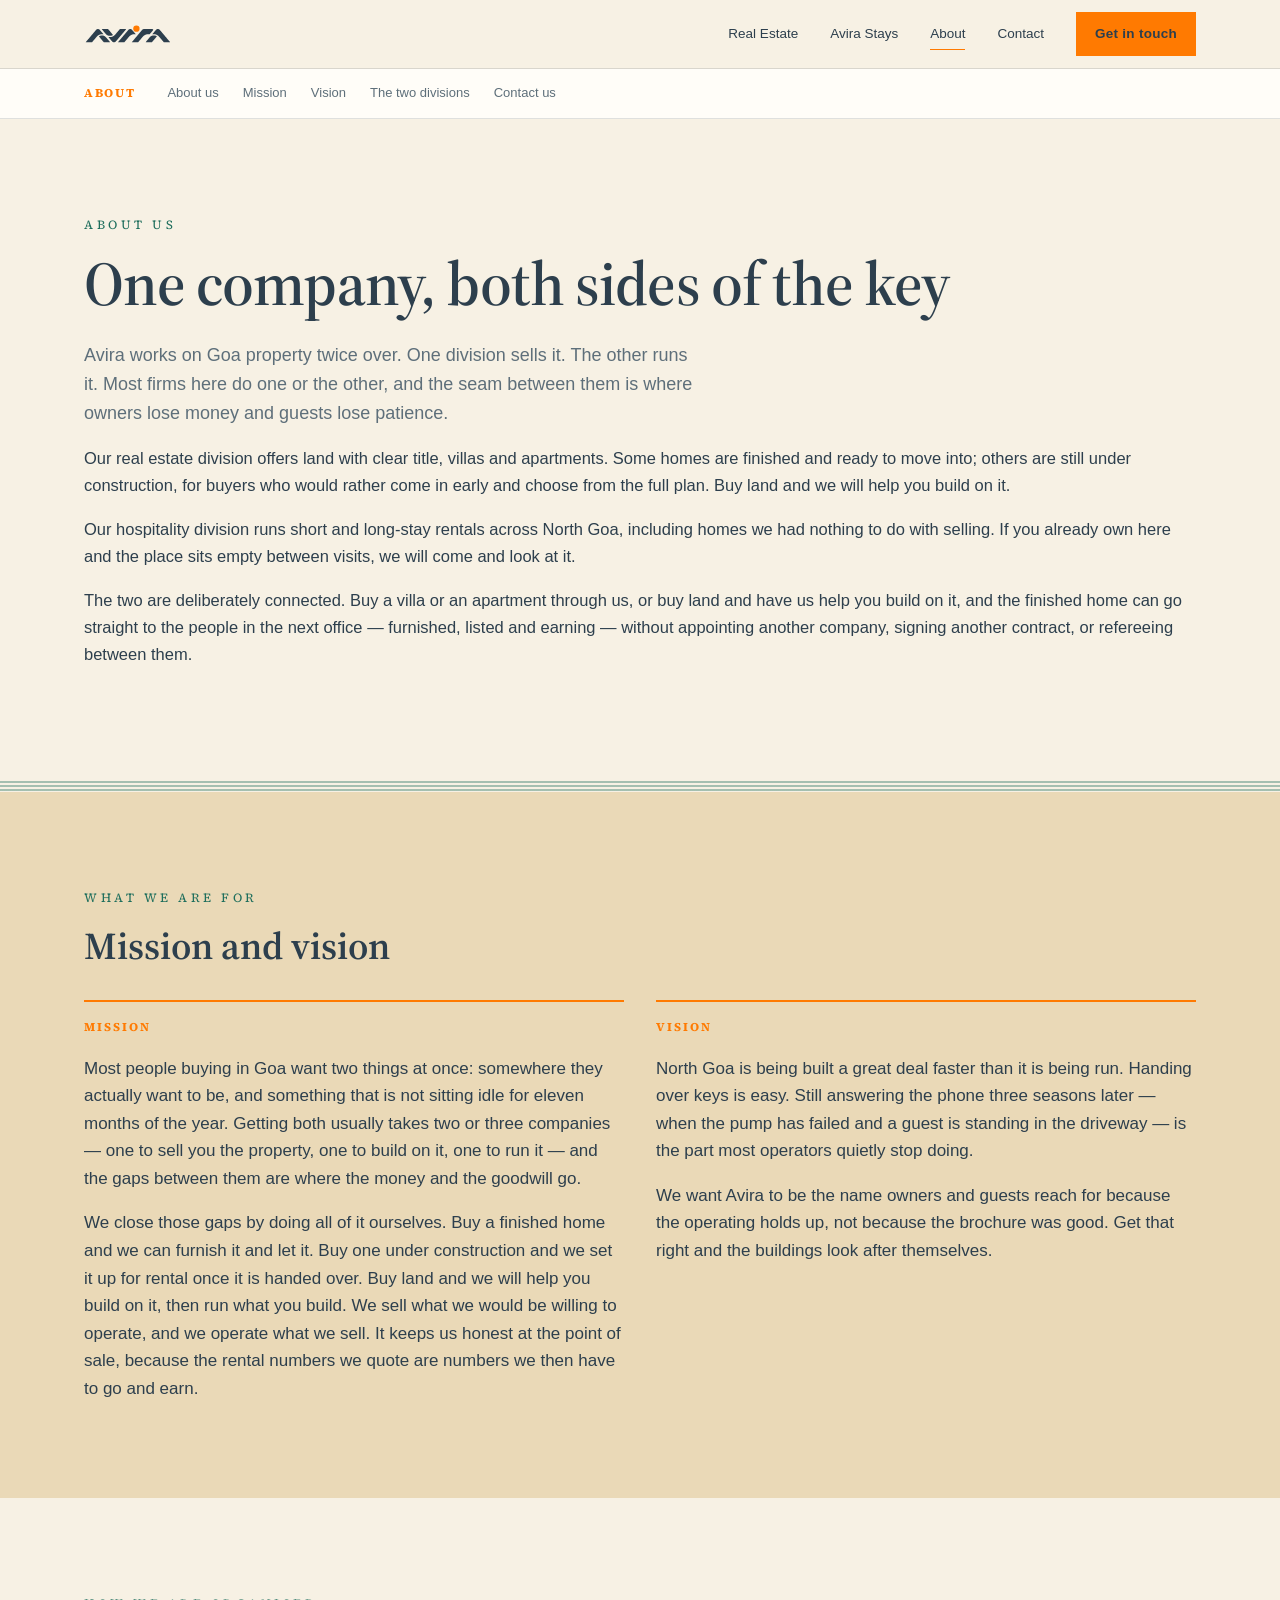
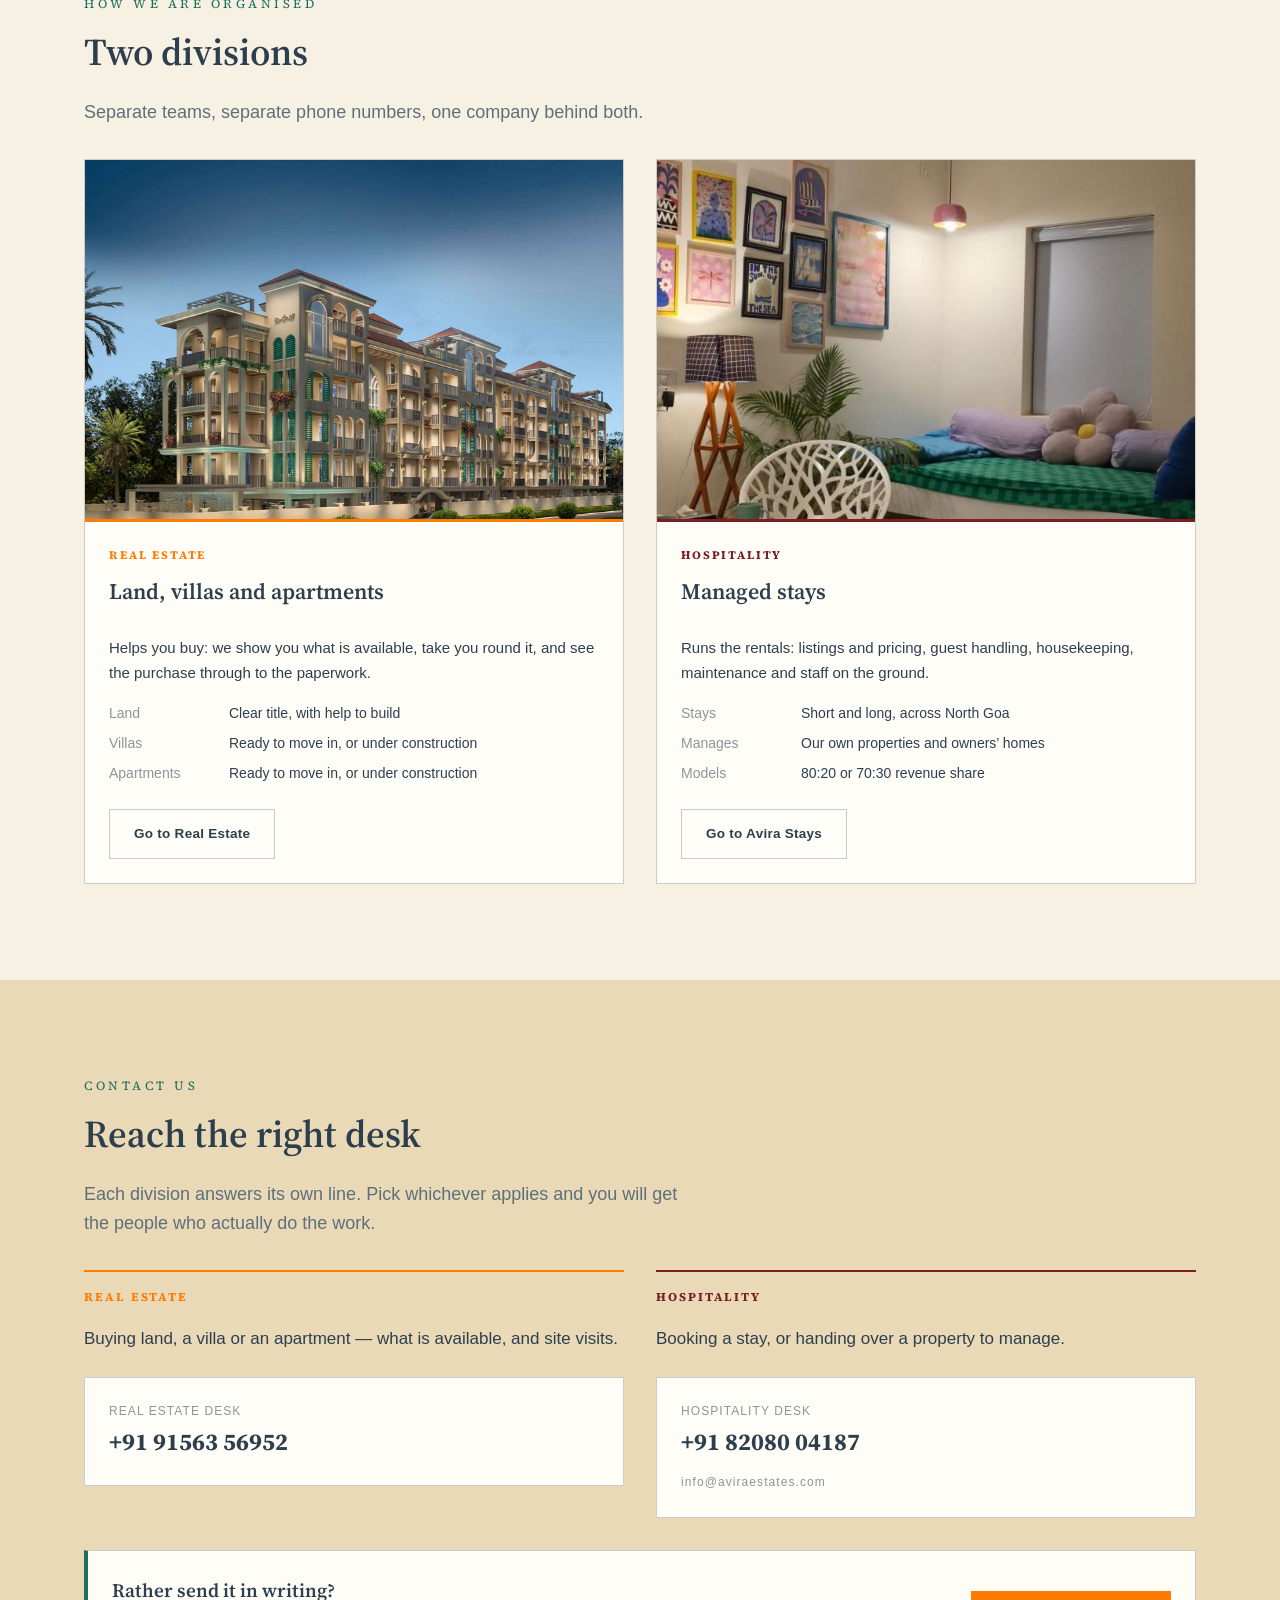
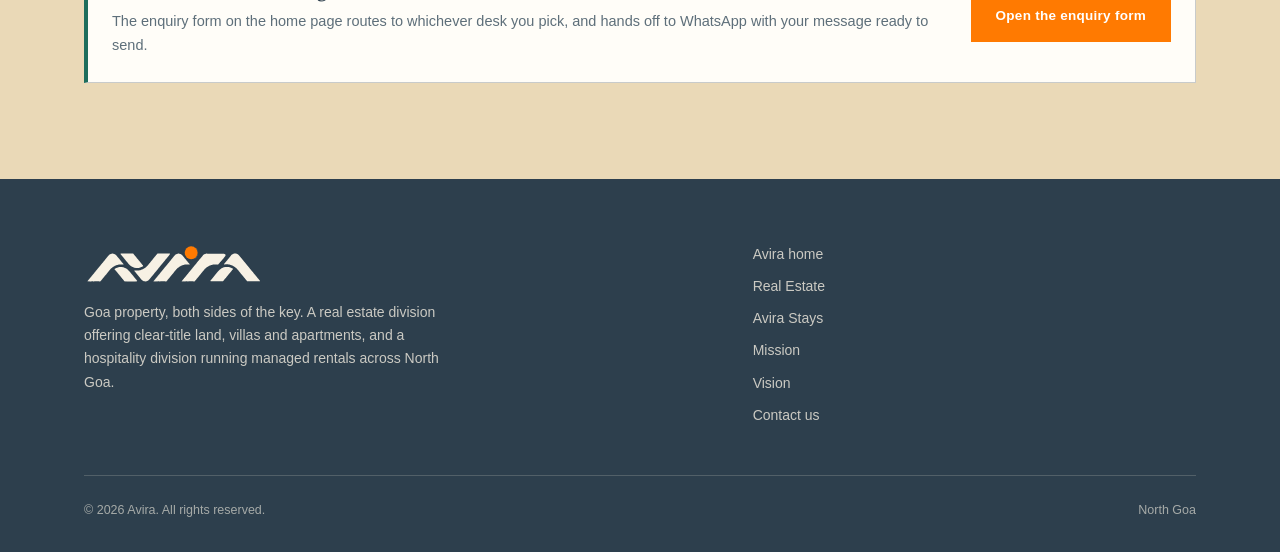
<file: about.html>
<!doctype html>
<html lang="en">
<head>
<meta charset="utf-8">
<meta name="viewport" content="width=device-width, initial-scale=1">
<title>About Avira | Real Estate and Hospitality in Goa</title>
<meta name="description" content="Avira works on both sides of Goa property — a real estate division offering clear-title land, villas and apartments, and a hospitality division running managed rentals across North Goa.">
<link rel="canonical" href="https://aviraestates.com/about.html">
<meta name="theme-color" content="#F7F1E4">
<link rel="icon" href="favicon.svg" type="image/svg+xml">
<link rel="icon" href="favicon-32.png" sizes="32x32" type="image/png">
<link rel="icon" href="favicon-16.png" sizes="16x16" type="image/png">
<link rel="apple-touch-icon" href="apple-touch-icon.png">
<meta property="og:type" content="website">
<meta property="og:site_name" content="Avira">
<meta property="og:url" content="https://aviraestates.com/about.html">
<meta property="og:title" content="About Avira">
<meta property="og:description" content="One company, two divisions: we sell what we would be willing to operate, and we operate what we sell.">
<meta property="og:image" content="https://aviraestates.com/img/exterior-dusk.jpg">
<meta name="twitter:card" content="summary_large_image">
<meta name="twitter:title" content="About Avira">
<meta name="twitter:description" content="One company, two divisions.">
<meta name="twitter:image" content="https://aviraestates.com/img/exterior-dusk.jpg">
<link rel="preconnect" href="https://fonts.googleapis.com">
<link rel="preconnect" href="https://fonts.gstatic.com" crossorigin>
<link rel="stylesheet" href="https://fonts.googleapis.com/css2?family=Source+Serif+4:ital,opsz,wght@0,8..60,400;0,8..60,600;0,8..60,700;1,8..60,400&display=swap">
<style>*,*::before,*::after{box-sizing:border-box}html{color-scheme:light}body{margin:0}img{max-width:100%}[hidden]{display:none!important}</style>
<link rel="stylesheet" href="site.css">
</head>
<body>

<a class="skip" href="#main">Skip to content</a>

<div class="navstack">
<header class="nav">
  <div class="nav-in">
    <a href="index.html" aria-label="Avira home"><img class="nav-logo" src="img/logo-avira.svg" width="1305" height="305" alt="Avira"></a>
    <nav class="nav-links">
      <a class="div" href="estates.html">Real Estate</a>
      <a class="div" href="stays.html">Avira Stays</a>
      <a class="div" href="about.html" aria-current="page">About</a>
      <a class="div" href="#contact">Contact</a>
      <a class="avira-btn avira-btn-primary" href="#contact">Get in touch</a>
    </nav>
  </div>
</header>
<div class="subnav">
  <div class="subnav-in">
    <span class="here">About</span>
    <a href="#about">About us</a>
    <a href="#mission">Mission</a>
    <a href="#vision">Vision</a>
    <a href="#divisions">The two divisions</a>
    <a href="#contact">Contact us</a>
  </div>
</div>
</div>

<main id="main">

  <!-- ============================ ABOUT ============================ -->
  <section class="sec" id="about">
    <div class="wrap">
      <p class="eyebrow">About us</p>
      <h1 class="d-xl">One company, both sides of the key</h1>
      <p class="lede">Avira works on Goa property twice over. One division sells it. The other runs it. Most firms here do one or the other, and the seam between them is where owners lose money and guests lose patience.</p>

      <p>Our real estate division offers land with clear title, villas and apartments. Some homes are finished and ready to move into; others are still under construction, for buyers who would rather come in early and choose from the full plan. Buy land and we will help you build on it.</p>

      <p>Our hospitality division runs short and long-stay rentals across North Goa, including homes we had nothing to do with selling. If you already own here and the place sits empty between visits, we will come and look at it.</p>

      <p>The two are deliberately connected. Buy a villa or an apartment through us, or buy land and have us help you build on it, and the finished home can go straight to the people in the next office &mdash; furnished, listed and earning &mdash; without appointing another company, signing another contract, or refereeing between them.</p>
    </div>
  </section>

  <div class="louvre" aria-hidden="true"></div>

  <!-- ====================== MISSION & VISION ====================== -->
  <section class="sec sand" id="mission">
    <div class="wrap">
      <p class="eyebrow">What we are for</p>
      <h2 class="d-l">Mission and vision</h2>

      <div class="mv">
        <div id="mission-copy">
          <h3>Mission</h3>
          <p>Most people buying in Goa want two things at once: somewhere they actually want to be, and something that is not sitting idle for eleven months of the year. Getting both usually takes two or three companies &mdash; one to sell you the property, one to build on it, one to run it &mdash; and the gaps between them are where the money and the goodwill go.</p>
          <p>We close those gaps by doing all of it ourselves. Buy a finished home and we can furnish it and let it. Buy one under construction and we set it up for rental once it is handed over. Buy land and we will help you build on it, then run what you build. We sell what we would be willing to operate, and we operate what we sell. It keeps us honest at the point of sale, because the rental numbers we quote are numbers we then have to go and earn.</p>
        </div>
        <div id="vision">
          <h3>Vision</h3>
          <p>North Goa is being built a great deal faster than it is being run. Handing over keys is easy. Still answering the phone three seasons later &mdash; when the pump has failed and a guest is standing in the driveway &mdash; is the part most operators quietly stop doing.</p>
          <p>We want Avira to be the name owners and guests reach for because the operating holds up, not because the brochure was good. Get that right and the buildings look after themselves.</p>
        </div>
      </div>
    </div>
  </section>

  <!-- ========================= DIVISIONS ========================= -->
  <section class="sec" id="divisions">
    <div class="wrap">
      <p class="eyebrow">How we are organised</p>
      <h2 class="d-l">Two divisions</h2>
      <p class="lede">Separate teams, separate phone numbers, one company behind both.</p>

      <div class="divisions">

        <div class="division re">
          <div class="division-media"><img src="img/hero-exterior.jpg" width="1600" height="1132" loading="lazy" alt="Architectural render of a four-storey residential building with terracotta roofs, arched balconies and green louvred shutters"></div>
          <p class="kicker">Real Estate</p>
          <h3>Land, villas and apartments</h3>
          <p>Helps you buy: we show you what is available, take you round it, and see the purchase through to the paperwork.</p>
          <dl>
            <div><dt>Land</dt><dd>Clear title, with help to build</dd></div>
            <div><dt>Villas</dt><dd>Ready to move in, or under construction</dd></div>
            <div><dt>Apartments</dt><dd>Ready to move in, or under construction</dd></div>
          </dl>
          <div class="go"><a class="avira-btn avira-btn-secondary" href="estates.html">Go to Real Estate</a></div>
        </div>

        <div class="division ho">
          <div class="division-media"><img src="img/stays/about-hospitality.jpg" width="685" height="457" loading="lazy" alt="A guest room corner: a day-bed with a green mattress and cushions beneath a gallery wall of framed prints"></div>
          <p class="kicker">Hospitality</p>
          <h3>Managed stays</h3>
          <p>Runs the rentals: listings and pricing, guest handling, housekeeping, maintenance and staff on the ground.</p>
          <dl>
            <div><dt>Stays</dt><dd>Short and long, across North Goa</dd></div>
            <div><dt>Manages</dt><dd>Our own properties and owners&rsquo; homes</dd></div>
            <div><dt>Models</dt><dd>80:20 or 70:30 revenue share</dd></div>
          </dl>
          <div class="go"><a class="avira-btn avira-btn-secondary" href="stays.html">Go to Avira Stays</a></div>
        </div>

      </div>
    </div>
  </section>

  <!-- ========================== CONTACT ========================== -->
  <section class="sec sand" id="contact">
    <div class="wrap">
      <p class="eyebrow">Contact us</p>
      <h2 class="d-l">Reach the right desk</h2>
      <p class="lede">Each division answers its own line. Pick whichever applies and you will get the people who actually do the work.</p>

      <div class="mv lines">
        <div>
          <h3>Real Estate</h3>
          <p>Buying land, a villa or an apartment &mdash; what is available, and site visits.</p>
          <div class="callbox">
            <div class="micro">Real estate desk</div>
            <a href="tel:+919156356952">+91 91563 56952</a>
          </div>
        </div>
        <div>
          <h3>Hospitality</h3>
          <p>Booking a stay, or handing over a property to manage.</p>
          <div class="callbox">
            <div class="micro">Hospitality desk</div>
            <a href="tel:+918208004187">+91 82080 04187</a>
            <div class="micro" style="margin-top:var(--sp-3)"><a href="mailto:info@aviraestates.com" style="color:inherit">info@aviraestates.com</a></div>
          </div>
        </div>
      </div>

      <div class="crosslink" style="margin-top:var(--sp-6)">
        <div class="txt">
          <h4>Rather send it in writing?</h4>
          <p>The enquiry form on the home page routes to whichever desk you pick, and hands off to WhatsApp with your message ready to send.</p>
        </div>
        <a class="avira-btn avira-btn-primary" href="index.html#contact">Open the enquiry form</a>
      </div>
    </div>
  </section>

</main>

<footer class="foot">
  <div class="wrap">
    <div class="foot-in">
      <div>
        <img src="img/logo-avira-reversed.svg" width="1305" height="305" alt="Avira">
        <p>Goa property, both sides of the key. A real estate division offering clear-title land, villas and apartments, and a hospitality division running managed rentals across North Goa.</p>
      </div>
      <nav class="foot-links" aria-label="Footer">
        <a href="index.html">Avira home</a>
        <a href="estates.html">Real Estate</a>
        <a href="stays.html">Avira Stays</a>
        <a href="#mission">Mission</a>
        <a href="#vision">Vision</a>
        <a href="#contact">Contact us</a>
      </nav>
    </div>
    <div class="foot-base">
      <span>&copy; 2026 Avira. All rights reserved.</span>
      <span>North Goa</span>
    </div>
  </div>
</footer>

<script src="site.js"></script>
</body>
</html>
</file>
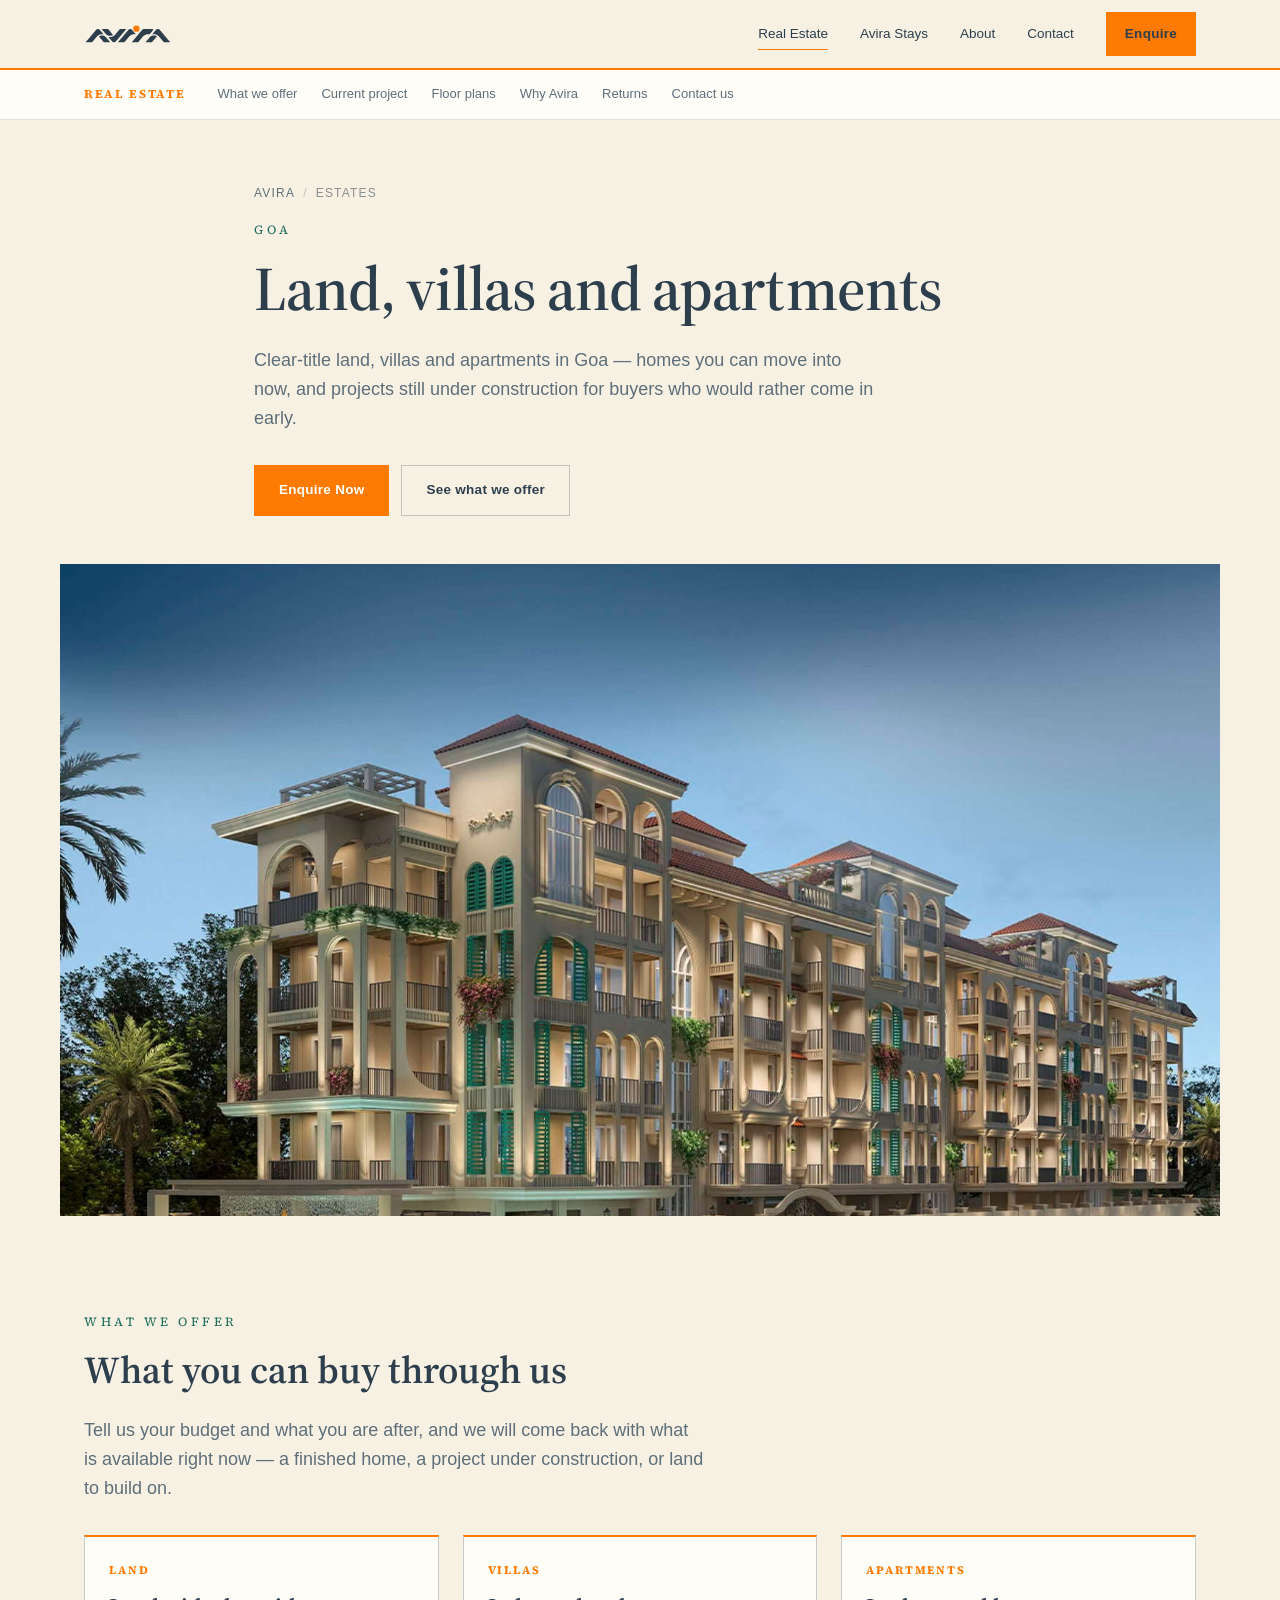
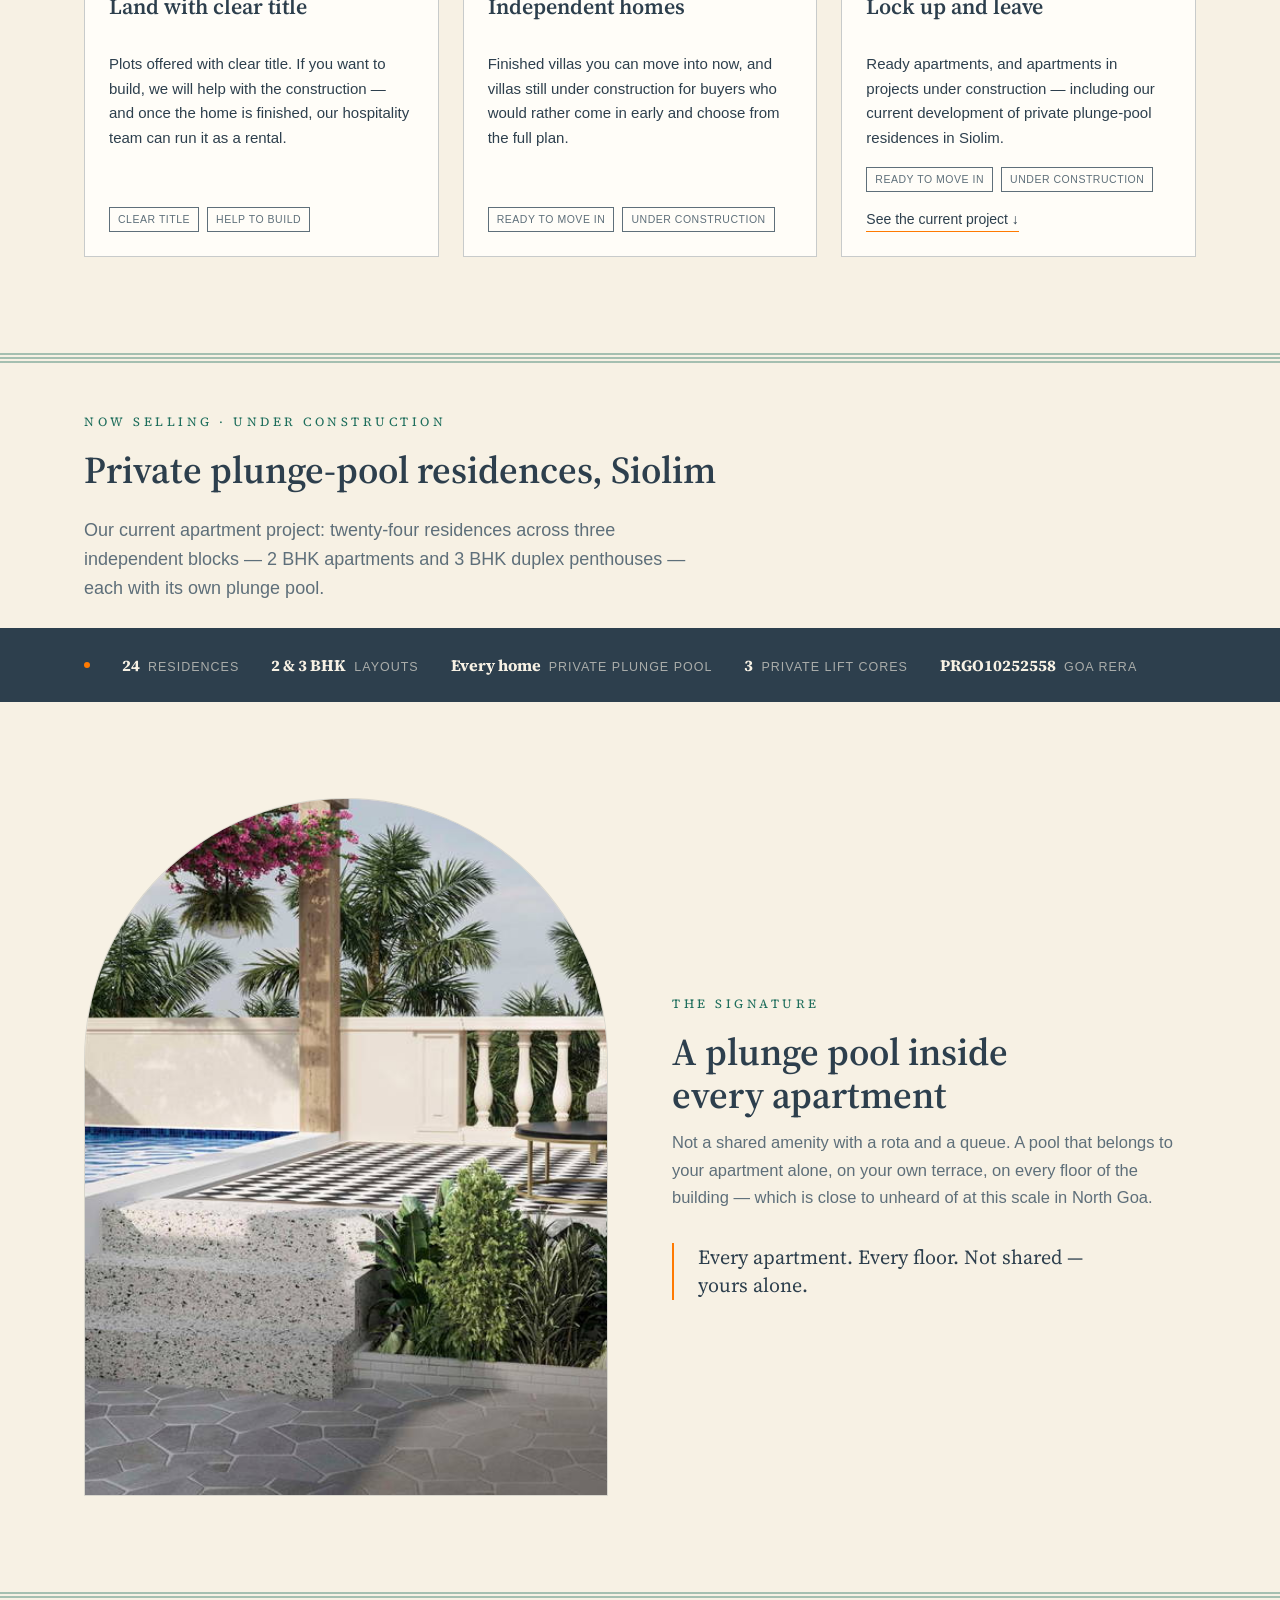
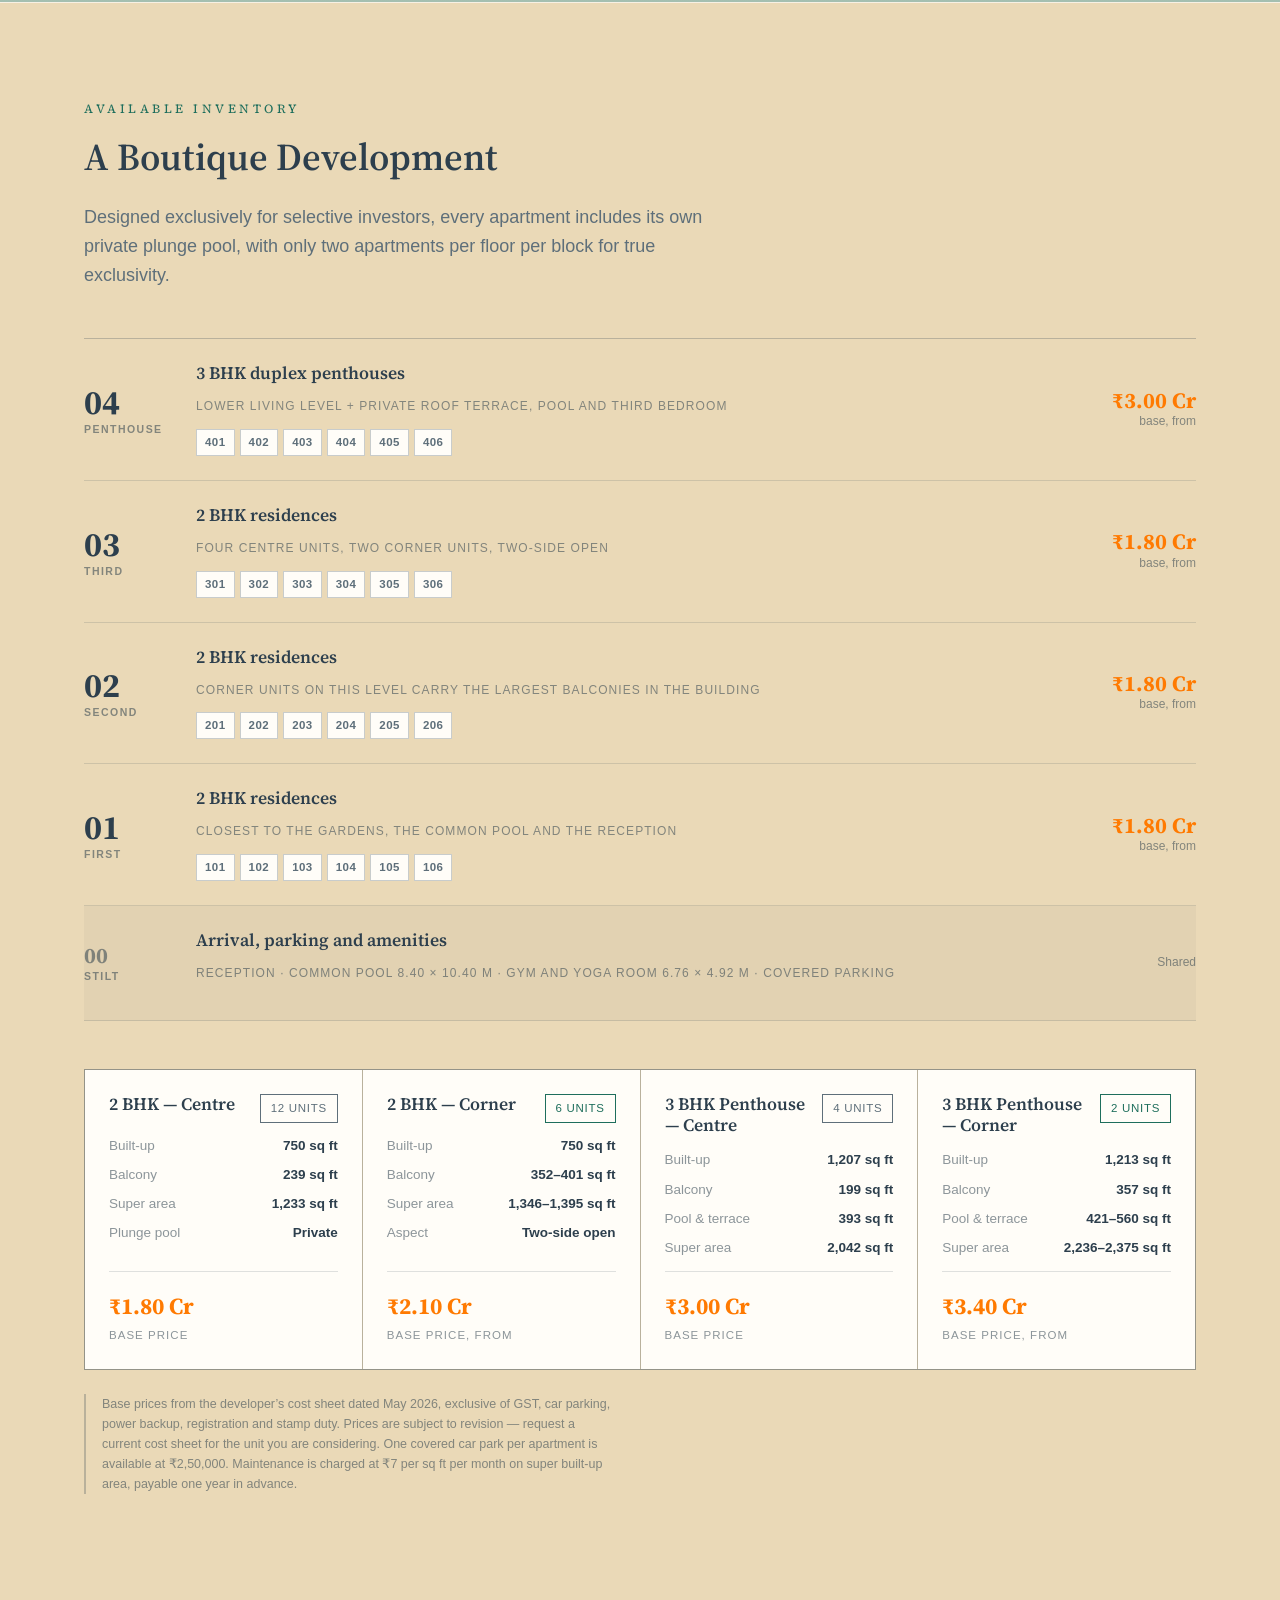
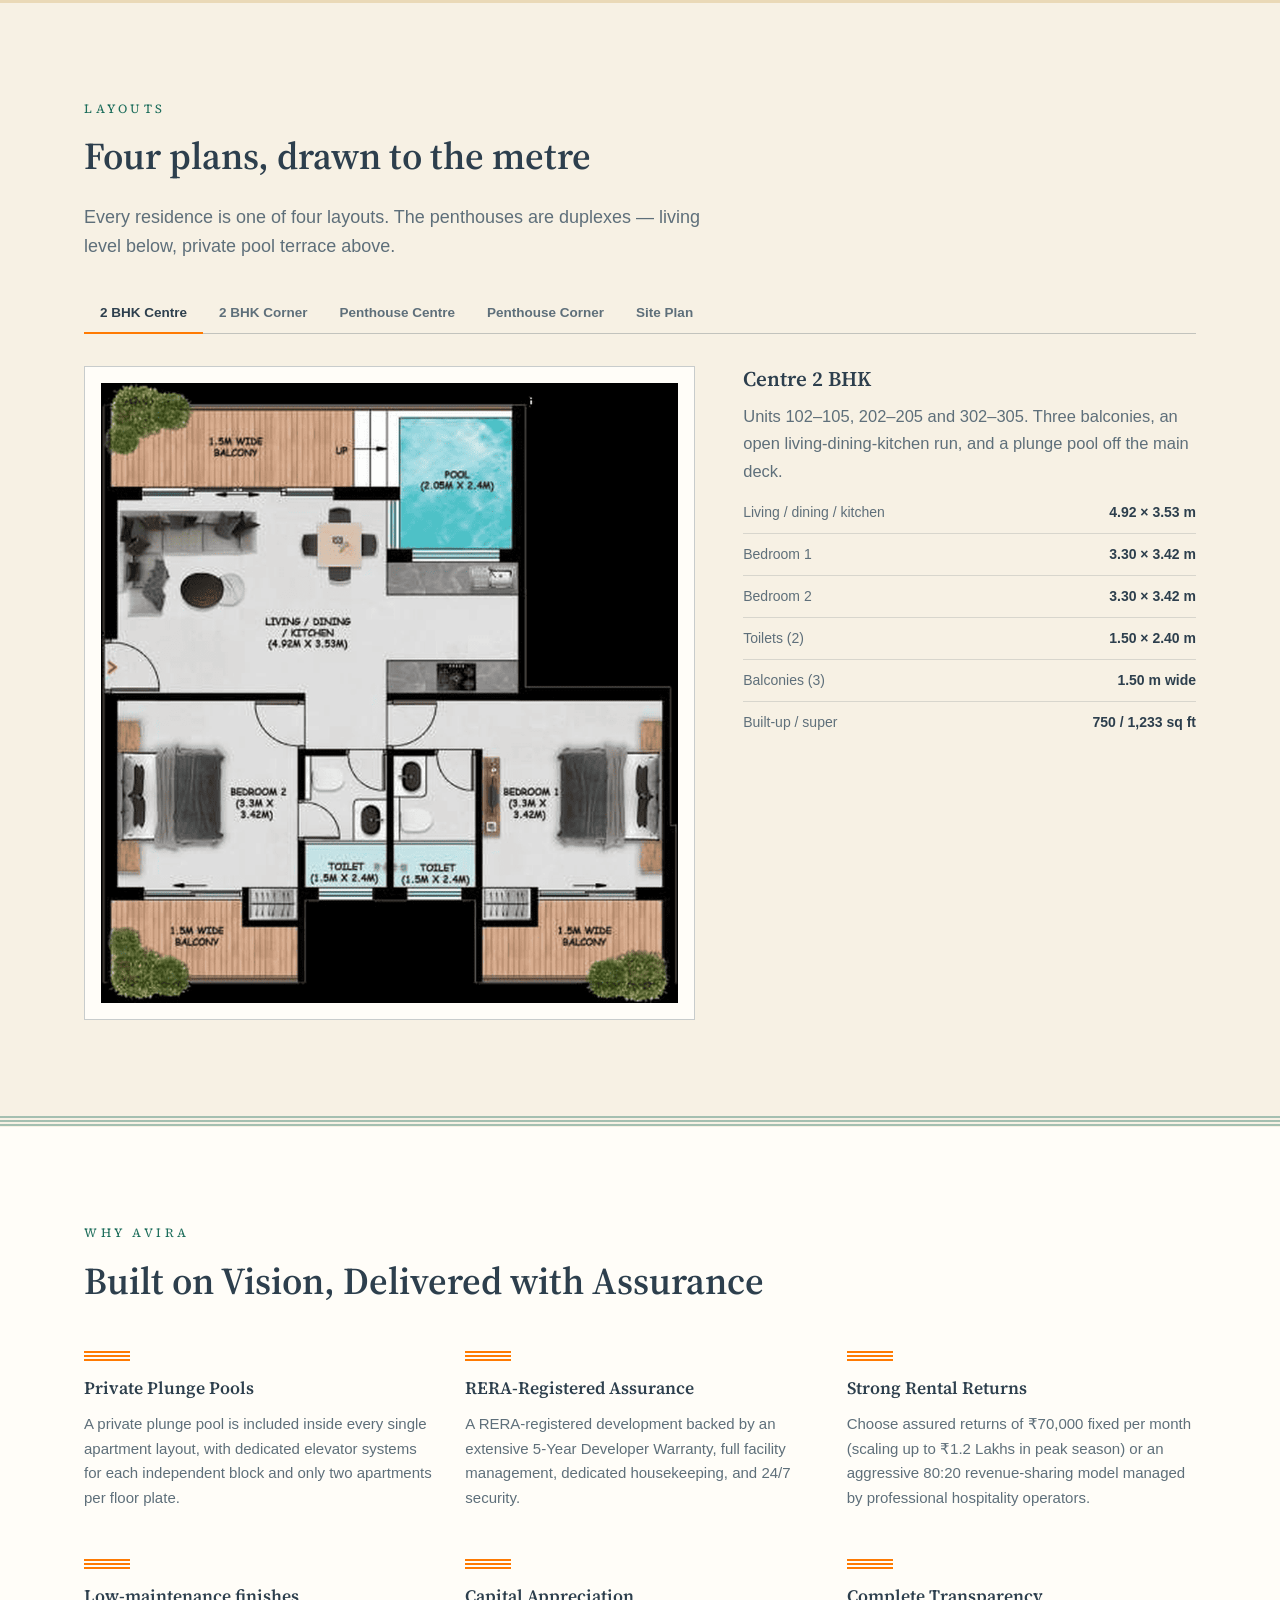
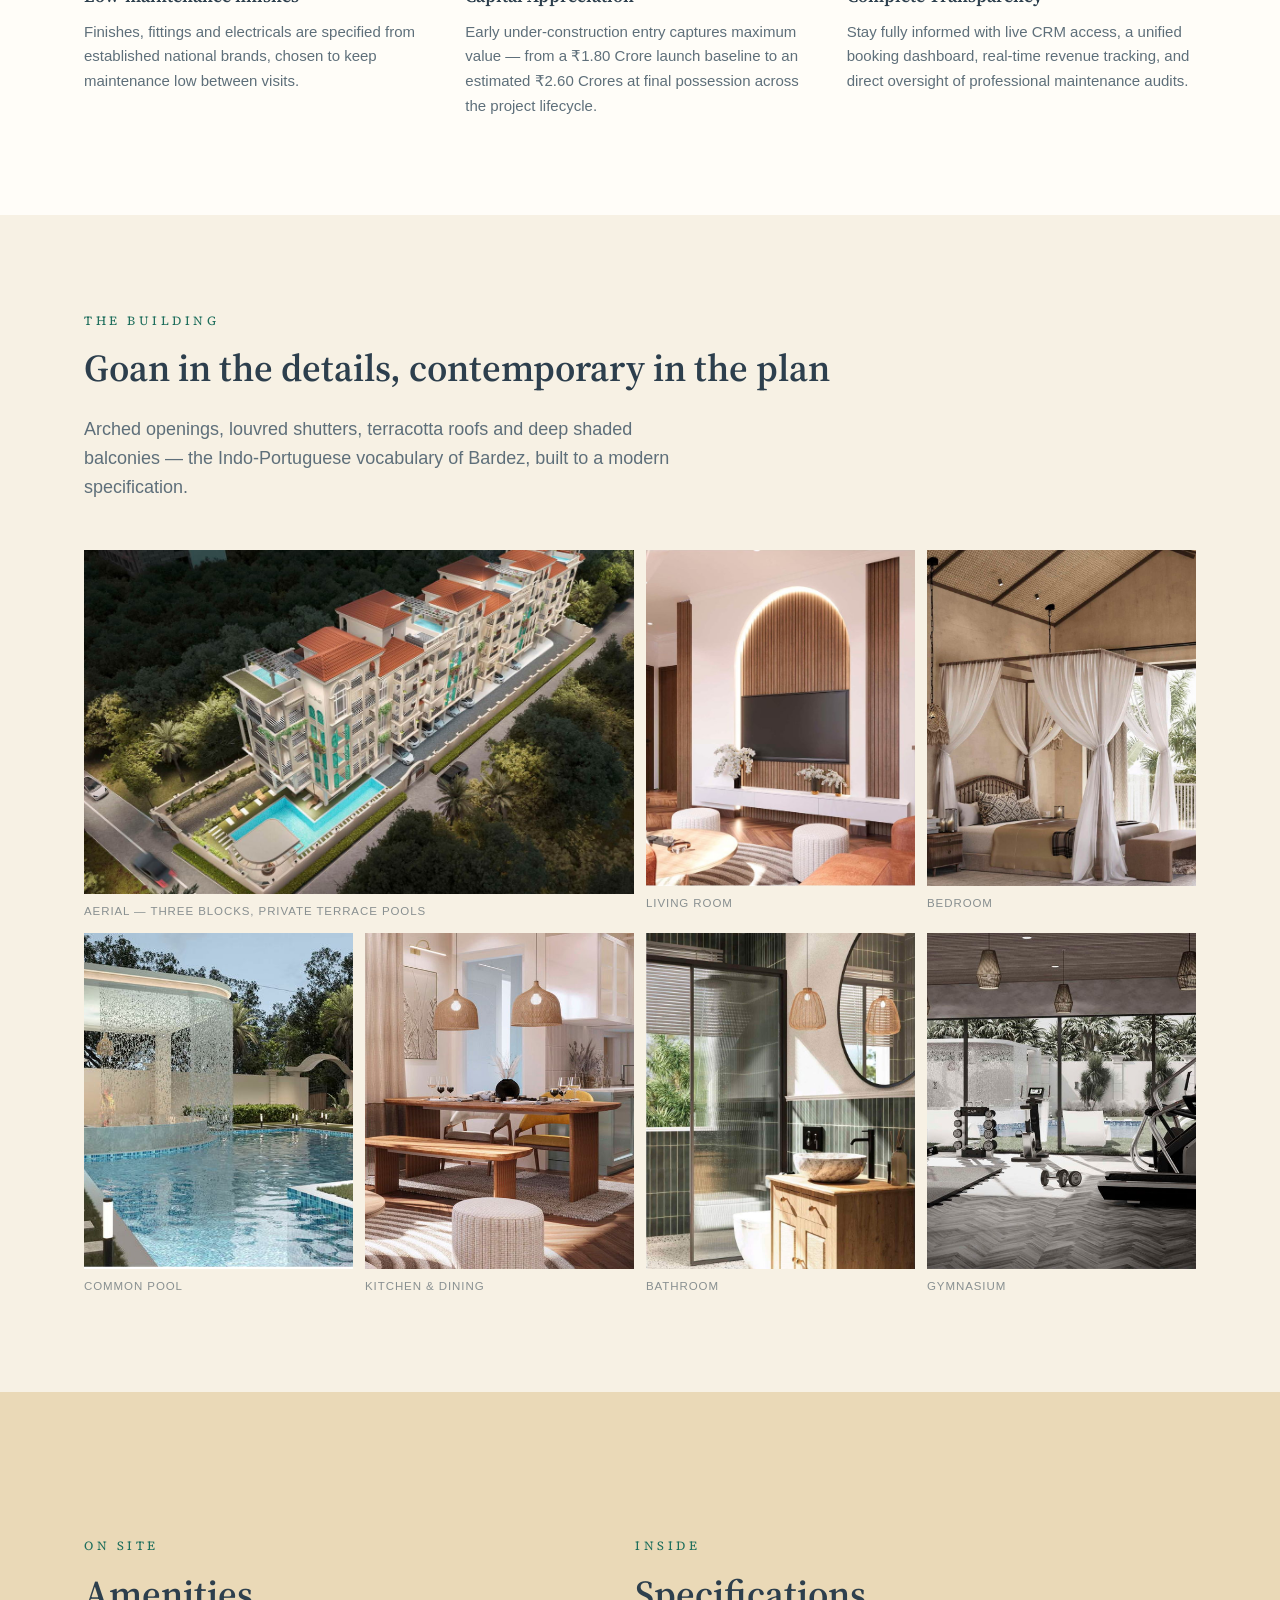
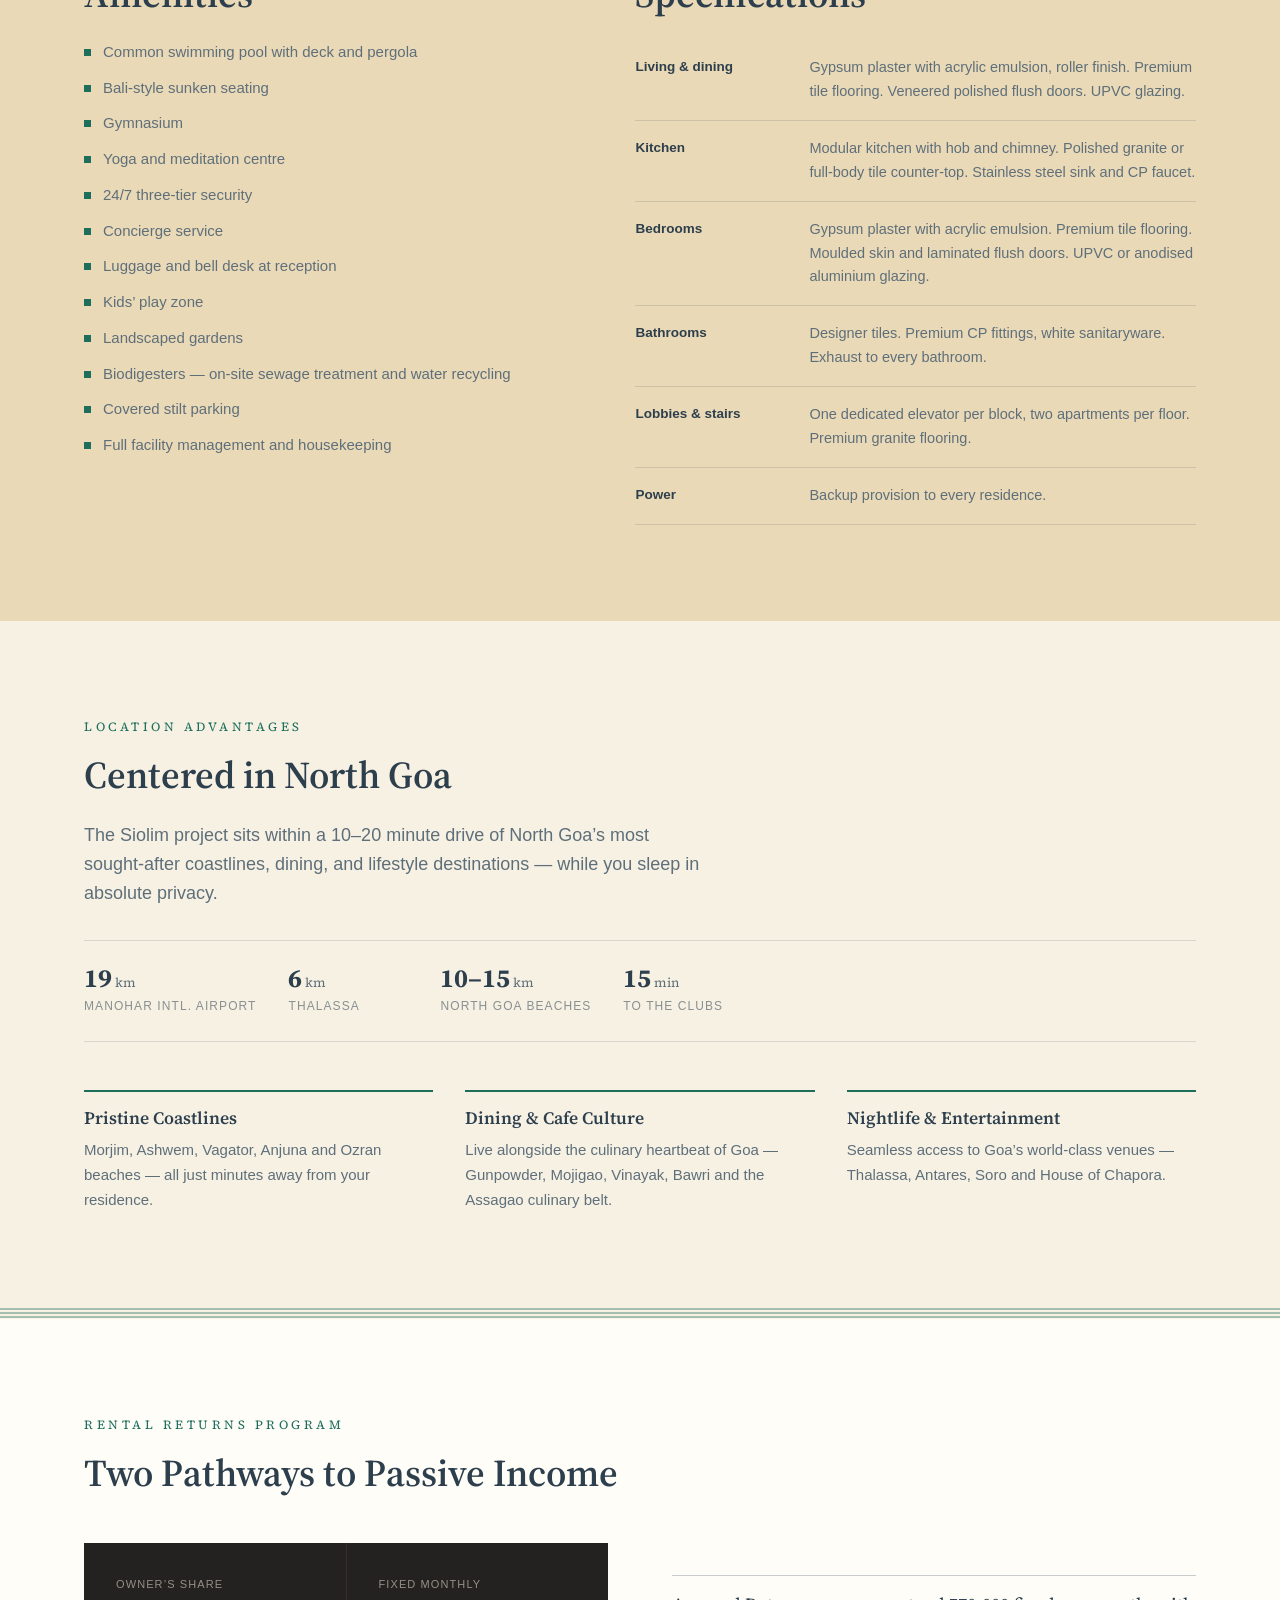
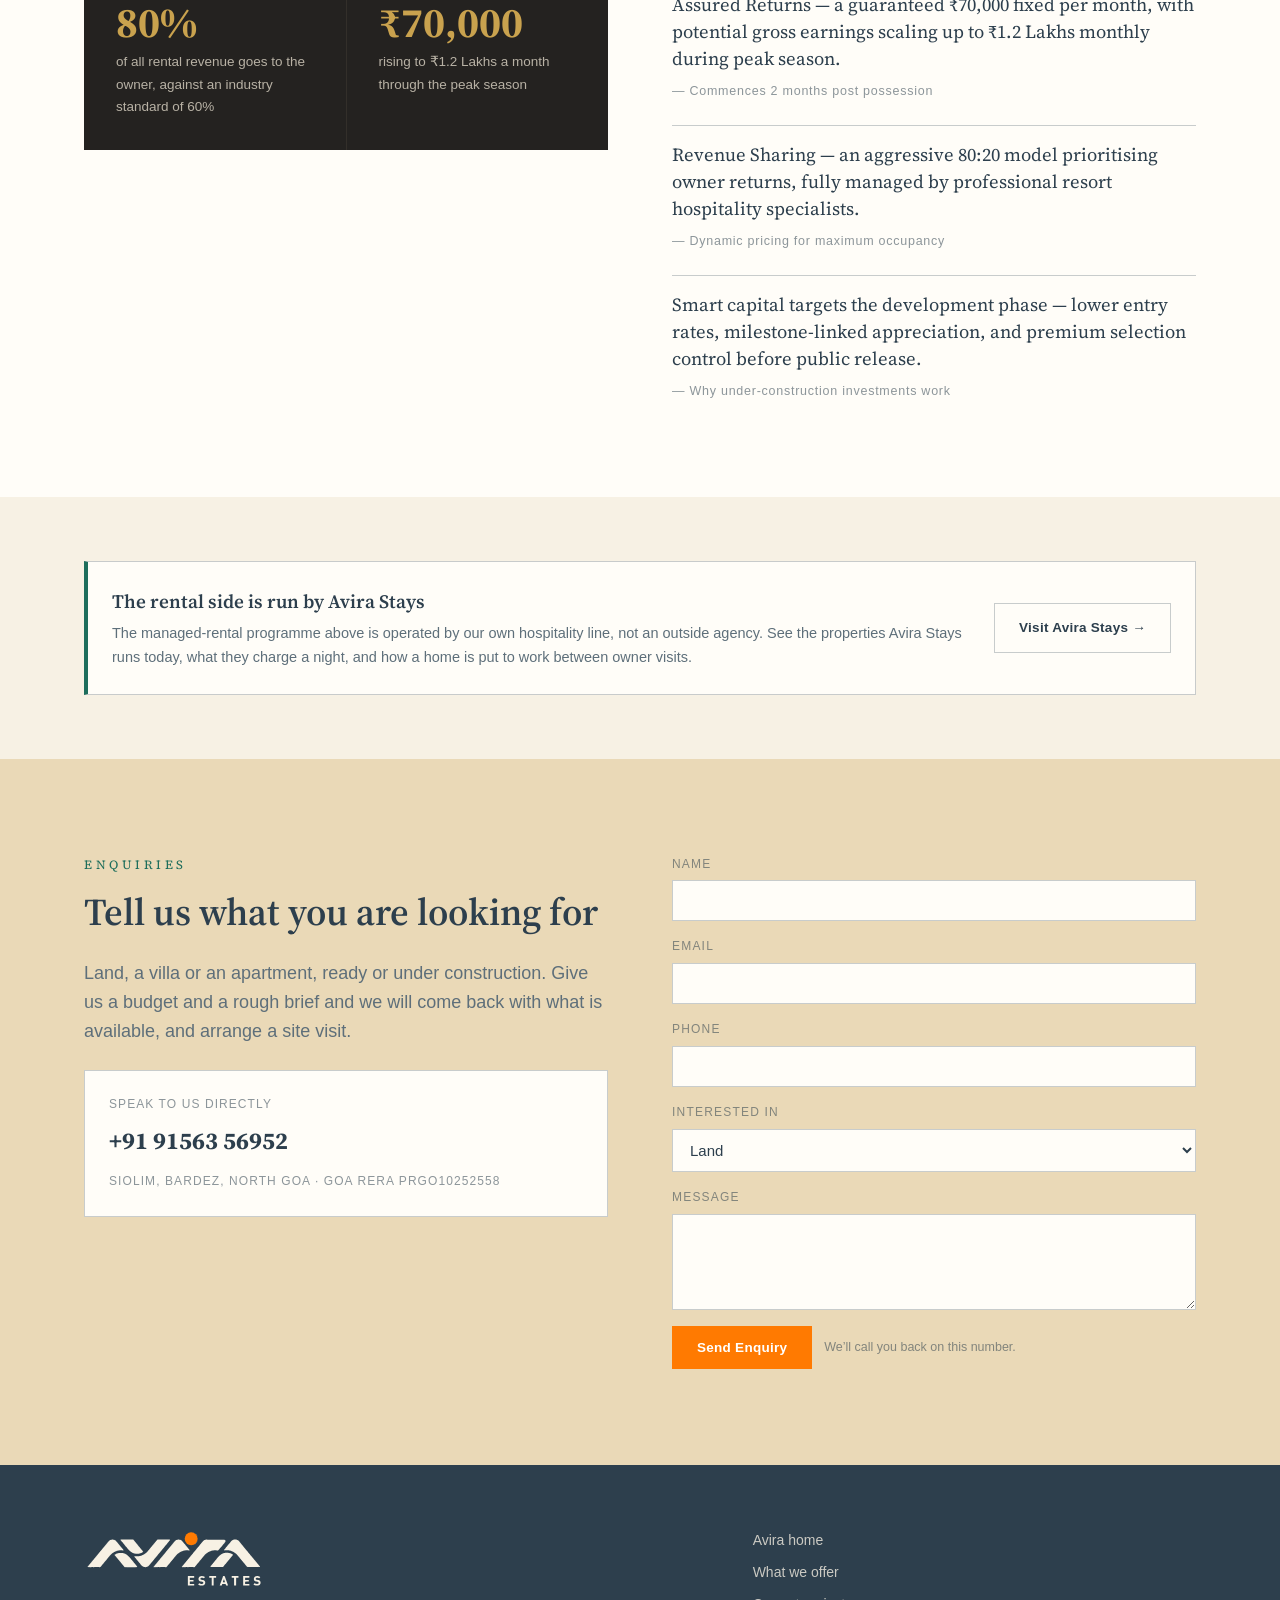
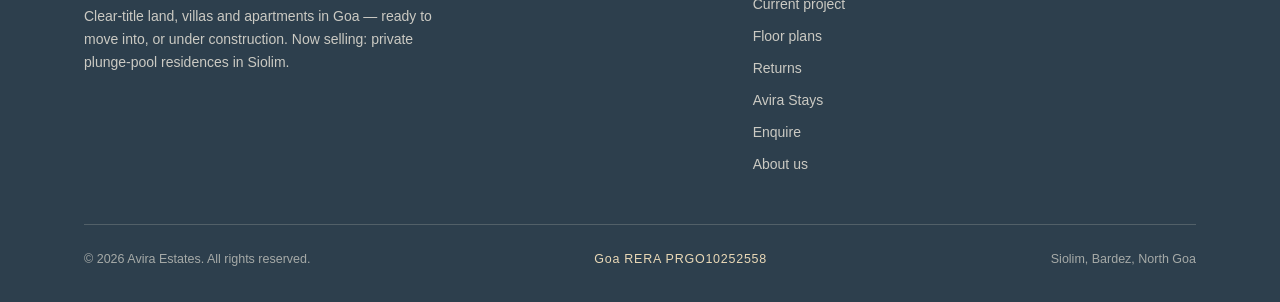
<file: estates.html>
<!doctype html>
<html lang="en">
<head>
<meta charset="utf-8">
<meta name="viewport" content="width=device-width, initial-scale=1">
<title>Avira Estates | Clear-Title Land, Villas and Apartments in Goa</title>
<meta name="description" content="Clear-title land, villas and apartments in Goa, ready to move into or under construction. Now selling: twenty-four RERA-registered private plunge-pool residences in Siolim, North Goa.">
<link rel="canonical" href="https://aviraestates.com/estates.html">
<meta name="theme-color" content="#F7F1E4">
<link rel="icon" href="favicon.svg" type="image/svg+xml">
<link rel="icon" href="favicon-32.png" sizes="32x32" type="image/png">
<link rel="icon" href="favicon-16.png" sizes="16x16" type="image/png">
<link rel="apple-touch-icon" href="apple-touch-icon.png">
<meta property="og:type" content="website">
<meta property="og:site_name" content="Avira">
<meta property="og:url" content="https://aviraestates.com/estates.html">
<meta property="og:title" content="Avira Estates | Land, Villas and Apartments in Goa">
<meta property="og:description" content="Clear-title land, villas and apartments, ready or under construction. Now selling: private plunge-pool residences in Siolim.">
<meta property="og:image" content="https://aviraestates.com/img/hero-exterior.jpg">
<link rel="preconnect" href="https://fonts.googleapis.com">
<link rel="preconnect" href="https://fonts.gstatic.com" crossorigin>
<link rel="stylesheet" href="https://fonts.googleapis.com/css2?family=Source+Serif+4:ital,opsz,wght@0,8..60,400;0,8..60,600;0,8..60,700;1,8..60,400&display=swap">
<link rel="stylesheet" href="site.css">
<style>*,*::before,*::after{box-sizing:border-box}html{color-scheme:light}body{margin:0}img{max-width:100%}[hidden]{display:none!important}</style>
</head>
<body class="line-estates">
<a class="skip" href="#main">Skip to content</a>

<div class="navstack">
<header class="nav">
  <div class="nav-in">
    <a href="index.html" aria-label="Avira home"><img class="nav-logo" src="img/logo-avira.svg" width="1305" height="305" alt="Avira"></a>
    <nav class="nav-links">
      <a class="div" href="estates.html" aria-current="page">Real Estate</a>
      <a class="div" href="stays.html">Avira Stays</a>
      <a class="div" href="about.html">About</a>
      <a class="div" href="#contact">Contact</a>
      <a class="avira-btn avira-btn-primary" href="#contact">Enquire</a>
    </nav>
  </div>
</header>
<div class="subnav">
  <div class="subnav-in">
    <span class="here">Real Estate</span>
    <a href="#offer">What we offer</a>
    <a href="#project">Current project</a>
    <a href="#plans">Floor plans</a>
    <a href="#why">Why Avira</a>
    <a href="#returns">Returns</a>
    <a href="#contact">Contact us</a>
  </div>
</div>
</div>

<main id="main">

  <!-- ============================ HERO ============================ -->
  <section class="hero">
    <div class="wrap hero-copy">
      <p class="crumb"><a href="index.html">Avira</a> <span>/</span> Estates</p>
      <p class="eyebrow">Goa</p>
      <h1 class="d-xl">Land, villas and apartments</h1>
      <p class="lede">Clear-title land, villas and apartments in Goa &mdash; homes you can move into now, and projects still under construction for buyers who would rather come in early.</p>
      <div class="hero-cta">
        <a class="avira-btn avira-btn-primary" href="#contact">Enquire Now</a>
        <a class="avira-btn avira-btn-secondary" href="#offer">See what we offer</a>
      </div>
    </div>
    <figure class="hero-figure wrap" style="margin-bottom:0;padding-inline:0;">
      <img src="img/hero-exterior.jpg" alt="Architectural render of Avira: a four-storey Indo-Portuguese building in cream stucco with terracotta tile roofs, arched balconies and deep green louvred shutters" width="1600" height="1132">
    </figure>
  </section>

  <!-- ======================= WHAT WE OFFER ======================= -->
  <section class="sec" id="offer">
    <div class="wrap">
      <p class="eyebrow">What we offer</p>
      <h2 class="d-l">What you can buy through us</h2>
      <p class="lede">Tell us your budget and what you are after, and we will come back with what is available right now &mdash; a finished home, a project under construction, or land to build on.</p>

      <div class="offer">
        <div class="offer-card">
          <p class="kicker">Land</p>
          <h3>Land with clear title</h3>
          <p>Plots offered with clear title. If you want to build, we will help with the construction &mdash; and once the home is finished, our hospitality team can run it as a rental.</p>
          <div class="tags"><span class="avira-tag">Clear title</span><span class="avira-tag">Help to build</span></div>
        </div>
        <div class="offer-card">
          <p class="kicker">Villas</p>
          <h3>Independent homes</h3>
          <p>Finished villas you can move into now, and villas still under construction for buyers who would rather come in early and choose from the full plan.</p>
          <div class="tags"><span class="avira-tag">Ready to move in</span><span class="avira-tag">Under construction</span></div>
        </div>
        <div class="offer-card">
          <p class="kicker">Apartments</p>
          <h3>Lock up and leave</h3>
          <p>Ready apartments, and apartments in projects under construction &mdash; including our current development of private plunge-pool residences in Siolim.</p>
          <div class="tags"><span class="avira-tag">Ready to move in</span><span class="avira-tag">Under construction</span></div>
          <a class="more" href="#project">See the current project &darr;</a>
        </div>
      </div>
    </div>
  </section>

  <div class="louvre" aria-hidden="true"></div>

  <!-- ====================== CURRENT PROJECT ====================== -->
  <section class="project-intro" id="project">
    <div class="wrap">
      <p class="eyebrow">Now selling &middot; Under construction</p>
      <h2 class="d-l">Private plunge-pool residences, Siolim</h2>
      <p class="lede">Our current apartment project: twenty-four residences across three independent blocks &mdash; 2 BHK apartments and 3 BHK duplex penthouses &mdash; each with its own plunge pool.</p>
    </div>
  </section>

  <div class="rail">
    <div class="rail-in">
      <span class="rail-dot" aria-hidden="true"></span>
      <span class="rail-item"><b class="num">24</b> <span>Residences</span></span>
      <span class="rail-item"><b>2 &amp; 3 BHK</b> <span>Layouts</span></span>
      <span class="rail-item"><b>Every home</b> <span>Private plunge pool</span></span>
      <span class="rail-item"><b class="num">3</b> <span>Private lift cores</span></span>
      <span class="rail-item"><b class="num">PRGO10252558</b> <span>Goa RERA</span></span>
    </div>
  </div>

  <!-- ======================= THE SIGNATURE ======================= -->
  <section class="sec">
    <div class="wrap split">
      <div class="arched">
        <img src="img/plunge-pool.jpg" alt="A private plunge pool on an apartment terrace, with covered seating, bougainvillea overhead and patterned stone decking" width="900" height="637">
      </div>
      <div>
        <p class="eyebrow">The signature</p>
        <h2 class="d-l">A plunge pool inside every apartment</h2>
        <p class="body">Not a shared amenity with a rota and a queue. A pool that belongs to your apartment alone, on your own terrace, on every floor of the building &mdash; which is close to unheard of at this scale in North Goa.</p>
        <p class="pull">Every apartment. Every floor. Not shared &mdash; yours alone.</p>
      </div>
    </div>
  </section>

  <div class="louvre" aria-hidden="true"></div>

  <!-- ======================== RESIDENCES ======================== -->
  <section class="sec sand" id="residences">
    <div class="wrap">
      <p class="eyebrow">Available inventory</p>
      <h2 class="d-l">A Boutique Development</h2>
      <p class="lede">Designed exclusively for selective investors, every apartment includes its own private plunge pool, with only two apartments per floor per block for true exclusivity.</p>

      <div class="stack">
        <div class="floor">
          <div class="floor-no num">04<small>Penthouse</small></div>
          <div class="floor-body">
            <h3 class="d-s">3 BHK duplex penthouses</h3>
            <p class="micro">Lower living level + private roof terrace, pool and third bedroom</p>
            <div class="units"><span class="unit">401</span><span class="unit">402</span><span class="unit">403</span><span class="unit">404</span><span class="unit">405</span><span class="unit">406</span></div>
          </div>
          <div class="floor-price"><div class="amt num">₹3.00 Cr</div><div class="cap">base, from</div></div>
        </div>

        <div class="floor">
          <div class="floor-no num">03<small>Third</small></div>
          <div class="floor-body">
            <h3 class="d-s">2 BHK residences</h3>
            <p class="micro">Four centre units, two corner units, two-side open</p>
            <div class="units"><span class="unit">301</span><span class="unit">302</span><span class="unit">303</span><span class="unit">304</span><span class="unit">305</span><span class="unit">306</span></div>
          </div>
          <div class="floor-price"><div class="amt num">₹1.80 Cr</div><div class="cap">base, from</div></div>
        </div>

        <div class="floor">
          <div class="floor-no num">02<small>Second</small></div>
          <div class="floor-body">
            <h3 class="d-s">2 BHK residences</h3>
            <p class="micro">Corner units on this level carry the largest balconies in the building</p>
            <div class="units"><span class="unit">201</span><span class="unit">202</span><span class="unit">203</span><span class="unit">204</span><span class="unit">205</span><span class="unit">206</span></div>
          </div>
          <div class="floor-price"><div class="amt num">₹1.80 Cr</div><div class="cap">base, from</div></div>
        </div>

        <div class="floor">
          <div class="floor-no num">01<small>First</small></div>
          <div class="floor-body">
            <h3 class="d-s">2 BHK residences</h3>
            <p class="micro">Closest to the gardens, the common pool and the reception</p>
            <div class="units"><span class="unit">101</span><span class="unit">102</span><span class="unit">103</span><span class="unit">104</span><span class="unit">105</span><span class="unit">106</span></div>
          </div>
          <div class="floor-price"><div class="amt num">₹1.80 Cr</div><div class="cap">base, from</div></div>
        </div>

        <div class="floor ground">
          <div class="floor-no num">00<small>Stilt</small></div>
          <div class="floor-body">
            <h3 class="d-s">Arrival, parking and amenities</h3>
            <p class="micro">Reception &middot; common pool 8.40 &times; 10.40 m &middot; gym and yoga room 6.76 &times; 4.92 m &middot; covered parking</p>
          </div>
          <div class="floor-price"><div class="cap">Shared</div></div>
        </div>
      </div>

      <div class="types">
        <div class="type">
          <div class="type-head">
            <h3 class="d-s">2 BHK &mdash; Centre</h3>
            <span class="avira-tag num">12 units</span>
          </div>
          <dl>
            <dt>Built-up</dt><dd>750 sq ft</dd>
            <dt>Balcony</dt><dd>239 sq ft</dd>
            <dt>Super area</dt><dd>1,233 sq ft</dd>
            <dt>Plunge pool</dt><dd>Private</dd>
          </dl>
          <div class="price num">₹1.80 Cr<em>Base price</em></div>
        </div>

        <div class="type">
          <div class="type-head">
            <h3 class="d-s">2 BHK &mdash; Corner</h3>
            <span class="avira-tag teal num">6 units</span>
          </div>
          <dl>
            <dt>Built-up</dt><dd>750 sq ft</dd>
            <dt>Balcony</dt><dd>352&ndash;401 sq ft</dd>
            <dt>Super area</dt><dd>1,346&ndash;1,395 sq ft</dd>
            <dt>Aspect</dt><dd>Two-side open</dd>
          </dl>
          <div class="price num">₹2.10 Cr<em>Base price, from</em></div>
        </div>

        <div class="type">
          <div class="type-head">
            <h3 class="d-s">3 BHK Penthouse &mdash; Centre</h3>
            <span class="avira-tag num">4 units</span>
          </div>
          <dl>
            <dt>Built-up</dt><dd>1,207 sq ft</dd>
            <dt>Balcony</dt><dd>199 sq ft</dd>
            <dt>Pool &amp; terrace</dt><dd>393 sq ft</dd>
            <dt>Super area</dt><dd>2,042 sq ft</dd>
          </dl>
          <div class="price num">₹3.00 Cr<em>Base price</em></div>
        </div>

        <div class="type">
          <div class="type-head">
            <h3 class="d-s">3 BHK Penthouse &mdash; Corner</h3>
            <span class="avira-tag teal num">2 units</span>
          </div>
          <dl>
            <dt>Built-up</dt><dd>1,213 sq ft</dd>
            <dt>Balcony</dt><dd>357 sq ft</dd>
            <dt>Pool &amp; terrace</dt><dd>421&ndash;560 sq ft</dd>
            <dt>Super area</dt><dd>2,236&ndash;2,375 sq ft</dd>
          </dl>
          <div class="price num">₹3.40 Cr<em>Base price, from</em></div>
        </div>
      </div>

      <p class="note">Base prices from the developer&rsquo;s cost sheet dated May 2026, exclusive of GST, car parking, power backup, registration and stamp duty. Prices are subject to revision &mdash; request a current cost sheet for the unit you are considering. One covered car park per apartment is available at ₹2,50,000. Maintenance is charged at ₹7 per sq ft per month on super built-up area, payable one year in advance.</p>
    </div>
  </section>

  <!-- ======================== FLOOR PLANS ======================== -->
  <section class="sec" id="plans">
    <div class="wrap">
      <p class="eyebrow">Layouts</p>
      <h2 class="d-l">Four plans, drawn to the metre</h2>
      <p class="lede">Every residence is one of four layouts. The penthouses are duplexes &mdash; living level below, private pool terrace above.</p>

      <div class="tabs" role="tablist" aria-label="Floor plans">
        <button class="tab" role="tab" id="tab-c" aria-controls="p-c" aria-selected="true">2 BHK Centre</button>
        <button class="tab" role="tab" id="tab-k" aria-controls="p-k" aria-selected="false">2 BHK Corner</button>
        <button class="tab" role="tab" id="tab-p" aria-controls="p-p" aria-selected="false">Penthouse Centre</button>
        <button class="tab" role="tab" id="tab-q" aria-controls="p-q" aria-selected="false">Penthouse Corner</button>
        <button class="tab" role="tab" id="tab-s" aria-controls="p-s" aria-selected="false">Site Plan</button>
      </div>

      <div class="panel" role="tabpanel" id="p-c" aria-labelledby="tab-c">
        <div class="plan-grid">
          <div class="plan-sheet"><img src="img/plan-2bhk-center.png" alt="Floor plan of the centre 2 BHK unit showing living, dining and kitchen, two bedrooms, two toilets, three balconies and a private plunge pool" width="798" height="857"></div>
          <div>
            <h3 class="d-m">Centre 2 BHK</h3>
            <p class="body">Units 102&ndash;105, 202&ndash;205 and 302&ndash;305. Three balconies, an open living-dining-kitchen run, and a plunge pool off the main deck.</p>
            <dl class="rooms">
              <dt>Living / dining / kitchen</dt><dd>4.92 &times; 3.53 m</dd>
              <div class="rule"></div>
              <dt>Bedroom 1</dt><dd>3.30 &times; 3.42 m</dd>
              <div class="rule"></div>
              <dt>Bedroom 2</dt><dd>3.30 &times; 3.42 m</dd>
              <div class="rule"></div>
              <dt>Toilets (2)</dt><dd>1.50 &times; 2.40 m</dd>
              <div class="rule"></div>
              <dt>Balconies (3)</dt><dd>1.50 m wide</dd>
              <div class="rule"></div>
              <dt>Built-up / super</dt><dd>750 / 1,233 sq ft</dd>
            </dl>
          </div>
        </div>
      </div>

      <div class="panel" role="tabpanel" id="p-k" aria-labelledby="tab-k" hidden>
        <div class="plan-grid">
          <div class="plan-sheet"><img src="img/plan-2bhk-corner.png" alt="Floor plan of the corner 2 BHK unit with two bedrooms on a two-side-open corner, two toilets, four wraparound balconies and a private plunge pool" width="862" height="781"></div>
          <div>
            <h3 class="d-m">Corner 2 BHK</h3>
            <p class="body">Units 101, 106, 201, 206, 301 and 306. Two-side open, with a fourth wraparound balcony and the largest balcony areas of any 2 BHK in the building.</p>
            <dl class="rooms">
              <dt>Living / dining / kitchen</dt><dd>4.92 &times; 3.53 m</dd>
              <div class="rule"></div>
              <dt>Bedroom 1</dt><dd>3.30 &times; 3.42 m</dd>
              <div class="rule"></div>
              <dt>Bedroom 2</dt><dd>3.30 &times; 3.42 m</dd>
              <div class="rule"></div>
              <dt>Toilets (2)</dt><dd>1.50 &times; 2.40 m</dd>
              <div class="rule"></div>
              <dt>Balconies (4)</dt><dd>1.50 m wide</dd>
              <div class="rule"></div>
              <dt>Built-up / super</dt><dd>750 / 1,346&ndash;1,395 sq ft</dd>
            </dl>
          </div>
        </div>
      </div>

      <div class="panel" role="tabpanel" id="p-p" aria-labelledby="tab-p" hidden>
        <div class="plan-grid">
          <div class="plan-sheet plan-duo">
            <figure><img src="img/plan-penthouse-center.png" alt="Lower level of the centre penthouse: living, dining and kitchen, two bedrooms, two toilets and the stair up" width="780" height="841"><figcaption>Lower &mdash; living level</figcaption></figure>
            <figure><img src="img/plan-penthouse-center-terrace.png" alt="Upper level of the centre penthouse: third bedroom, toilet, open terrace, deck and rooftop pool" width="780" height="843"><figcaption>Upper &mdash; terrace</figcaption></figure>
          </div>
          <div>
            <h3 class="d-m">Centre Penthouse</h3>
            <p class="body">Units 402&ndash;405. A duplex: the living level repeats the 2 BHK plan, and an internal stair rises to a private roof terrace with the third bedroom and a long pool.</p>
            <dl class="rooms">
              <dt>Living / dining / kitchen</dt><dd>4.92 &times; 3.53 m</dd>
              <div class="rule"></div>
              <dt>Bedrooms 1 &amp; 2</dt><dd>3.30 &times; 3.42 m</dd>
              <div class="rule"></div>
              <dt>Bedroom 3 (upper)</dt><dd>4.00 &times; 3.53 m</dd>
              <div class="rule"></div>
              <dt>Open terrace</dt><dd>3.12 &times; 7.13 m</dd>
              <div class="rule"></div>
              <dt>Rooftop pool</dt><dd>2.06 &times; 4.68 m</dd>
              <div class="rule"></div>
              <dt>Built-up / super</dt><dd>1,207 / 2,042 sq ft</dd>
            </dl>
          </div>
        </div>
      </div>

      <div class="panel" role="tabpanel" id="p-q" aria-labelledby="tab-q" hidden>
        <div class="plan-grid">
          <div class="plan-sheet plan-duo">
            <figure><img src="img/plan-penthouse-corner.png" alt="Lower level of the corner penthouse: living, dining and kitchen, two bedrooms, two toilets and wraparound balconies" width="812" height="751"><figcaption>Lower &mdash; living level</figcaption></figure>
            <figure><img src="img/plan-penthouse-corner-terrace.png" alt="Upper level of the corner penthouse: third bedroom, open terrace, deck, seating and the largest rooftop pool" width="796" height="728"><figcaption>Upper &mdash; terrace</figcaption></figure>
          </div>
          <div>
            <h3 class="d-m">Corner Penthouse</h3>
            <p class="body">Units 401 and 406 &mdash; the two largest homes in the development, two-side open on both levels, with the widest rooftop pool and terrace.</p>
            <dl class="rooms">
              <dt>Living / dining / kitchen</dt><dd>4.92 &times; 3.53 m</dd>
              <div class="rule"></div>
              <dt>Bedrooms 1 &amp; 2</dt><dd>3.30 &times; 3.42 m</dd>
              <div class="rule"></div>
              <dt>Bedroom 3 (upper)</dt><dd>4.00 &times; 3.53 m</dd>
              <div class="rule"></div>
              <dt>Open terrace</dt><dd>3.12 &times; 7.13 m</dd>
              <div class="rule"></div>
              <dt>Rooftop pool</dt><dd>2.40 &times; 4.68 m</dd>
              <div class="rule"></div>
              <dt>Built-up / super</dt><dd>1,213 / 2,236&ndash;2,375 sq ft</dd>
            </dl>
          </div>
        </div>
      </div>

      <div class="panel" role="tabpanel" id="p-s" aria-labelledby="tab-s" hidden>
        <div class="plan-grid">
          <div class="plan-sheet"><img src="img/site-plan.png" alt="Site plan of the whole plot showing the entry, common pool, the linear run of three blocks, stilt parking and the internal road" width="1200" height="598"></div>
          <div>
            <h3 class="d-m">Site Plan</h3>
            <p class="body">A corner plot, two sides open. Three independent blocks run along the length of the site, each with its own lift core serving two apartments per floor. Arrival, reception and the amenity deck sit at the entry end.</p>
            <dl class="rooms">
              <dt>Common pool</dt><dd>8.40 &times; 10.40 m</dd>
              <div class="rule"></div>
              <dt>Gym / yoga room</dt><dd>6.76 &times; 4.92 m</dd>
              <div class="rule"></div>
              <dt>Reception</dt><dd>3.30 &times; 4.92 m</dd>
              <div class="rule"></div>
              <dt>Internal road</dt><dd>4.50 m wide</dd>
              <div class="rule"></div>
              <dt>Lift cores</dt><dd>3</dd>
            </dl>
          </div>
        </div>
      </div>
    </div>
  </section>

  <div class="louvre" aria-hidden="true"></div>

  <!-- ======================== WHY AVIRA ======================== -->
  <section class="sec paper" id="why">
    <div class="wrap">
      <p class="eyebrow">Why Avira</p>
      <h2 class="d-l">Built on Vision, Delivered with Assurance</h2>

      <div class="reasons">
        <div class="reason">
          <span class="louvre-short" aria-hidden="true"></span>
          <h3 class="d-s">Private Plunge Pools</h3>
          <p>A private plunge pool is included inside every single apartment layout, with dedicated elevator systems for each independent block and only two apartments per floor plate.</p>
        </div>
        <div class="reason">
          <span class="louvre-short" aria-hidden="true"></span>
          <h3 class="d-s">RERA-Registered Assurance</h3>
          <p>A RERA-registered development backed by an extensive 5-Year Developer Warranty, full facility management, dedicated housekeeping, and 24/7 security.</p>
        </div>
        <div class="reason">
          <span class="louvre-short" aria-hidden="true"></span>
          <h3 class="d-s">Strong Rental Returns</h3>
          <p>Choose assured returns of ₹70,000 fixed per month (scaling up to ₹1.2 Lakhs in peak season) or an aggressive 80:20 revenue-sharing model managed by professional hospitality operators.</p>
        </div>
        <div class="reason">
          <span class="louvre-short" aria-hidden="true"></span>
          <h3 class="d-s">Low-maintenance finishes</h3>
          <p>Finishes, fittings and electricals are specified from established national brands, chosen to keep maintenance low between visits.</p>
        </div>
        <div class="reason">
          <span class="louvre-short" aria-hidden="true"></span>
          <h3 class="d-s">Capital Appreciation</h3>
          <p>Early under-construction entry captures maximum value &mdash; from a ₹1.80 Crore launch baseline to an estimated ₹2.60 Crores at final possession across the project lifecycle.</p>
        </div>
        <div class="reason">
          <span class="louvre-short" aria-hidden="true"></span>
          <h3 class="d-s">Complete Transparency</h3>
          <p>Stay fully informed with live CRM access, a unified booking dashboard, real-time revenue tracking, and direct oversight of professional maintenance audits.</p>
        </div>
      </div>
    </div>
  </section>

  <!-- ======================== THE BUILDING ======================== -->
  <section class="sec">
    <div class="wrap">
      <p class="eyebrow">The building</p>
      <h2 class="d-l">Goan in the details, contemporary in the plan</h2>
      <p class="lede">Arched openings, louvred shutters, terracotta roofs and deep shaded balconies &mdash; the Indo-Portuguese vocabulary of Bardez, built to a modern specification.</p>

      <div class="gal">
        <figure class="span2">
          <img src="img/exterior-aerial.jpg" alt="Aerial render of the development showing the linear block, private terrace pools and the common pool" width="1200" height="849">
          <figcaption>Aerial &mdash; three blocks, private terrace pools</figcaption>
        </figure>
        <figure>
          <img src="img/interior-living.jpg" alt="Living room with fluted wood television wall, backlit arched niche and a rust-coloured sofa" width="900" height="817">
          <figcaption>Living room</figcaption>
        </figure>
        <figure>
          <img src="img/interior-bedroom.jpg" alt="Bedroom with a four-poster bed under a pitched cane-panelled ceiling, opening to a palm-filled view" width="860" height="1035">
          <figcaption>Bedroom</figcaption>
        </figure>
        <figure>
          <img src="img/common-pool.jpg" alt="Common swimming pool at dusk with a curved white pergola, illuminated mosaic water wall and sun loungers" width="900" height="523">
          <figcaption>Common pool</figcaption>
        </figure>
        <figure>
          <img src="img/interior-kitchen.jpg" alt="Open kitchen and dining area with a pale mint modular kitchen, wooden table and rattan pendants" width="900" height="637">
          <figcaption>Kitchen &amp; dining</figcaption>
        </figure>
        <figure>
          <img src="img/interior-bathroom.jpg" alt="Bathroom in dark green stacked tile with a stone vessel basin on a wooden vanity and a glass-partitioned wet area" width="760" height="984">
          <figcaption>Bathroom</figcaption>
        </figure>
        <figure>
          <img src="img/amenity-gym.jpg" alt="Residents gymnasium with cable machine, dumbbell rack and treadmills on a herringbone wood floor" width="900" height="637">
          <figcaption>Gymnasium</figcaption>
        </figure>
      </div>
    </div>
  </section>

  <!-- ==================== AMENITIES & SPECS ==================== -->
  <section class="sec sand">
    <div class="wrap">
      <div class="two-col">
        <div>
          <p class="eyebrow">On site</p>
          <h2 class="d-l">Amenities</h2>
          <ul class="amen">
            <li>Common swimming pool with deck and pergola</li>
            <li>Bali-style sunken seating</li>
            <li>Gymnasium</li>
            <li>Yoga and meditation centre</li>
            <li>24/7 three-tier security</li>
            <li>Concierge service</li>
            <li>Luggage and bell desk at reception</li>
            <li>Kids&rsquo; play zone</li>
            <li>Landscaped gardens</li>
            <li>Biodigesters &mdash; on-site sewage treatment and water recycling</li>
            <li>Covered stilt parking</li>
            <li>Full facility management and housekeeping</li>
          </ul>
        </div>
        <div>
          <p class="eyebrow">Inside</p>
          <h2 class="d-l">Specifications</h2>
          <dl class="spec">
            <div><dt>Living &amp; dining</dt><dd>Gypsum plaster with acrylic emulsion, roller finish. Premium tile flooring. Veneered polished flush doors. UPVC glazing.</dd></div>
            <div><dt>Kitchen</dt><dd>Modular kitchen with hob and chimney. Polished granite or full-body tile counter-top. Stainless steel sink and CP faucet.</dd></div>
            <div><dt>Bedrooms</dt><dd>Gypsum plaster with acrylic emulsion. Premium tile flooring. Moulded skin and laminated flush doors. UPVC or anodised aluminium glazing.</dd></div>
            <div><dt>Bathrooms</dt><dd>Designer tiles. Premium CP fittings, white sanitaryware. Exhaust to every bathroom.</dd></div>
            <div><dt>Lobbies &amp; stairs</dt><dd>One dedicated elevator per block, two apartments per floor. Premium granite flooring.</dd></div>
            <div><dt>Power</dt><dd>Backup provision to every residence.</dd></div>
          </dl>
        </div>
      </div>
    </div>
  </section>

  <!-- ======================== LOCATION ======================== -->
  <section class="sec" id="location">
    <div class="wrap">
      <p class="eyebrow">Location Advantages</p>
      <h2 class="d-l">Centered in North Goa</h2>
      <p class="lede">The Siolim project sits within a 10&ndash;20 minute drive of North Goa&rsquo;s most sought-after coastlines, dining, and lifestyle destinations &mdash; while you sleep in absolute privacy.</p>

      <div class="dist">
        <div><div class="amt num">19<sub> km</sub></div><div class="lbl">Manohar Intl. Airport</div></div>
        <div><div class="amt num">6<sub> km</sub></div><div class="lbl">Thalassa</div></div>
        <div><div class="amt num">10&ndash;15<sub> km</sub></div><div class="lbl">North Goa beaches</div></div>
        <div><div class="amt num">15<sub> min</sub></div><div class="lbl">To the clubs</div></div>
      </div>

      <div class="places">
        <div class="place">
          <h3 class="d-s">Pristine Coastlines</h3>
          <p>Morjim, Ashwem, Vagator, Anjuna and Ozran beaches &mdash; all just minutes away from your residence.</p>
        </div>
        <div class="place">
          <h3 class="d-s">Dining &amp; Cafe Culture</h3>
          <p>Live alongside the culinary heartbeat of Goa &mdash; Gunpowder, Mojigao, Vinayak, Bawri and the Assagao culinary belt.</p>
        </div>
        <div class="place">
          <h3 class="d-s">Nightlife &amp; Entertainment</h3>
          <p>Seamless access to Goa&rsquo;s world-class venues &mdash; Thalassa, Antares, Soro and House of Chapora.</p>
        </div>
      </div>
    </div>
  </section>

  <div class="louvre" aria-hidden="true"></div>

  <!-- ======================== RETURNS ======================== -->
  <section class="sec paper" id="returns">
    <div class="wrap">
      <p class="eyebrow">Rental Returns Program</p>
      <h2 class="d-l">Two Pathways to Passive Income</h2>

      <div class="split" style="margin-top:var(--sp-7);align-items:start">
        <div class="ledger-pair">
          <div class="avira-ledger-panel">
            <div class="label">Owner&rsquo;s share</div>
            <div class="stat num">80%</div>
            <div class="caption">of all rental revenue goes to the owner, against an industry standard of 60%</div>
          </div>
          <div class="avira-ledger-panel">
            <div class="label">Fixed monthly</div>
            <div class="stat num">₹70,000</div>
            <div class="caption">rising to ₹1.2 Lakhs a month through the peak season</div>
          </div>
        </div>

        <div class="paths">
          <div class="path">
            <p>Assured Returns &mdash; a guaranteed ₹70,000 fixed per month, with potential gross earnings scaling up to ₹1.2 Lakhs monthly during peak season.</p>
            <div class="cap">&mdash; Commences 2 months post possession</div>
          </div>
          <div class="path">
            <p>Revenue Sharing &mdash; an aggressive 80:20 model prioritising owner returns, fully managed by professional resort hospitality specialists.</p>
            <div class="cap">&mdash; Dynamic pricing for maximum occupancy</div>
          </div>
          <div class="path">
            <p>Smart capital targets the development phase &mdash; lower entry rates, milestone-linked appreciation, and premium selection control before public release.</p>
            <div class="cap">&mdash; Why under-construction investments work</div>
          </div>
        </div>
      </div>
    </div>
  </section>

  <section class="sec sec-tight">
    <div class="wrap">
      <div class="crosslink" style="margin-top:0">
        <div class="txt">
          <h4>The rental side is run by Avira Stays</h4>
          <p>The managed-rental programme above is operated by our own hospitality line, not an outside agency. See the properties Avira Stays runs today, what they charge a night, and how a home is put to work between owner visits.</p>
        </div>
        <a class="avira-btn avira-btn-secondary" href="stays.html">Visit Avira Stays &rarr;</a>
      </div>
    </div>
  </section>


  <!-- ======================== CONTACT ======================== -->
  <section class="sec sand" id="contact">
    <div class="wrap">
      <div class="contact-grid">
        <div>
          <p class="eyebrow">Enquiries</p>
          <h2 class="d-l">Tell us what you are looking for</h2>
          <p class="lede">Land, a villa or an apartment, ready or under construction. Give us a budget and a rough brief and we will come back with what is available, and arrange a site visit.</p>
          <div class="callbox">
            <div class="micro">Speak to us directly</div>
            <a href="tel:+919156356952" style="display:inline-block;margin-top:6px">+91 91563 56952</a>
            <div class="micro" style="margin-top:var(--sp-3)">Siolim, Bardez, North Goa &middot; Goa RERA PRGO10252558</div>
          </div>
        </div>

        <div>
          <form id="enquiry" data-subject="Avira enquiry" novalidate>
            <div class="field">
              <label for="f-name">Name</label>
              <input id="f-name" name="name" type="text" autocomplete="name" required>
            </div>
            <div class="field">
              <label for="f-email">Email</label>
              <input id="f-email" name="email" type="email" autocomplete="email">
            </div>
            <div class="field">
              <label for="f-phone">Phone</label>
              <input id="f-phone" name="phone" type="tel" autocomplete="tel" required>
            </div>
            <div class="field">
              <label for="f-unit">Interested in</label>
              <select id="f-unit" name="unit">
                <optgroup label="Looking for">
                  <option>Land</option>
                  <option>A villa</option>
                  <option>An apartment</option>
                </optgroup>
                <optgroup label="Current project &mdash; Siolim">
                  <option>2 BHK &mdash; Centre</option>
                  <option>2 BHK &mdash; Corner</option>
                  <option>3 BHK Penthouse &mdash; Centre</option>
                  <option>3 BHK Penthouse &mdash; Corner</option>
                </optgroup>
                <option>Not sure yet</option>
              </select>
            </div>
            <div class="field">
              <label for="f-msg">Message</label>
              <textarea id="f-msg" name="message"></textarea>
            </div>
            <div class="form-actions">
              <button class="avira-btn avira-btn-primary" type="submit">Send Enquiry</button>
              <span class="form-note" id="f-note" aria-live="polite">We’ll call you back on this number.</span>
            </div>
          </form>
        </div>
      </div>
    </div>
  </section>

</main>

<footer class="foot">
  <div class="wrap">
    <div class="foot-in">
      <div>
        <img src="img/logo-avira-estates-reversed.svg" width="1305" height="439" alt="Avira Estates">
        <p>Clear-title land, villas and apartments in Goa &mdash; ready to move into, or under construction. Now selling: private plunge-pool residences in Siolim.</p>
      </div>
      <nav class="foot-links" aria-label="Footer">
        <a href="index.html">Avira home</a>
        <a href="#offer">What we offer</a>
        <a href="#project">Current project</a>
        <a href="#plans">Floor plans</a>
        <a href="#returns">Returns</a>
        <a href="stays.html">Avira Stays</a>
        <a href="#contact">Enquire</a>
        <a href="about.html">About us</a>
      </nav>
    </div>
    <div class="foot-base">
      <span>&copy; 2026 Avira Estates. All rights reserved.</span>
      <span class="rera num">Goa RERA PRGO10252558</span>
      <span>Siolim, Bardez, North Goa</span>
    </div>
  </div>
</footer>
<script src="site.js"></script>
</body>
</html>
</file>
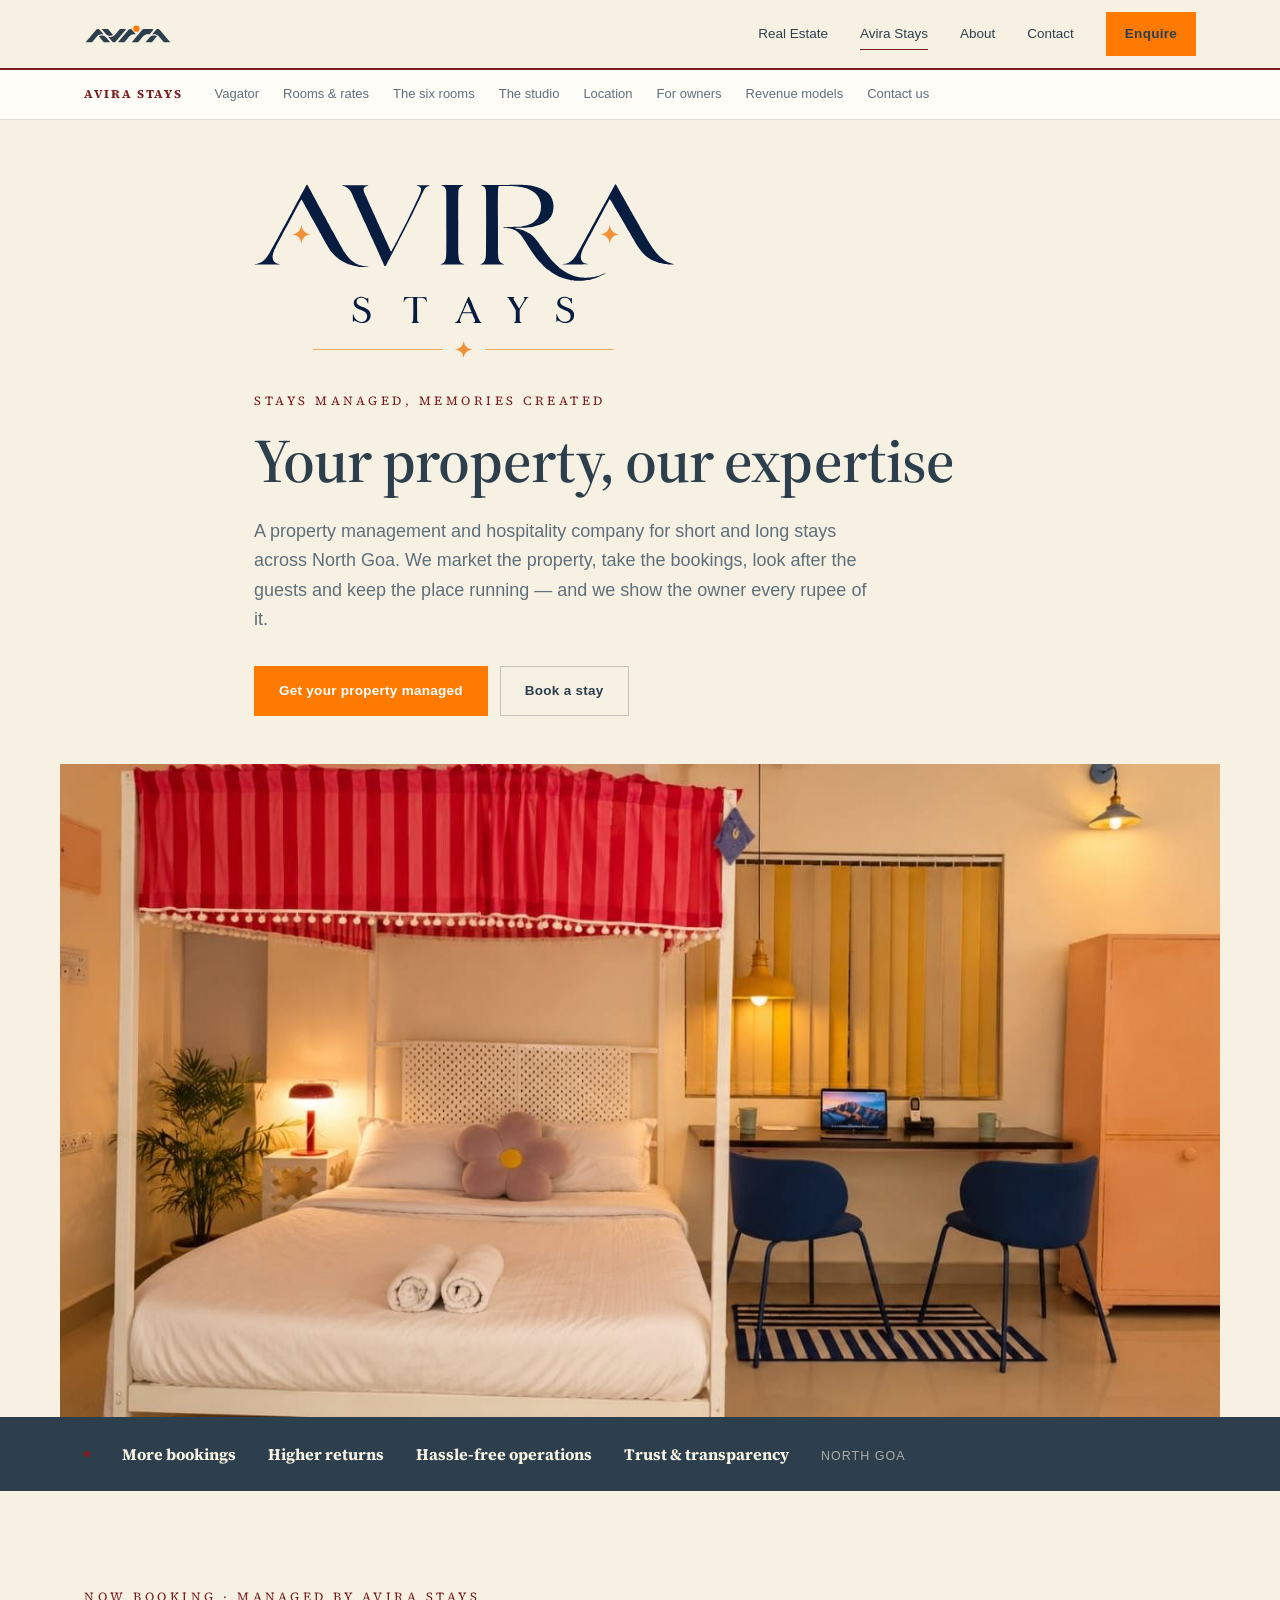
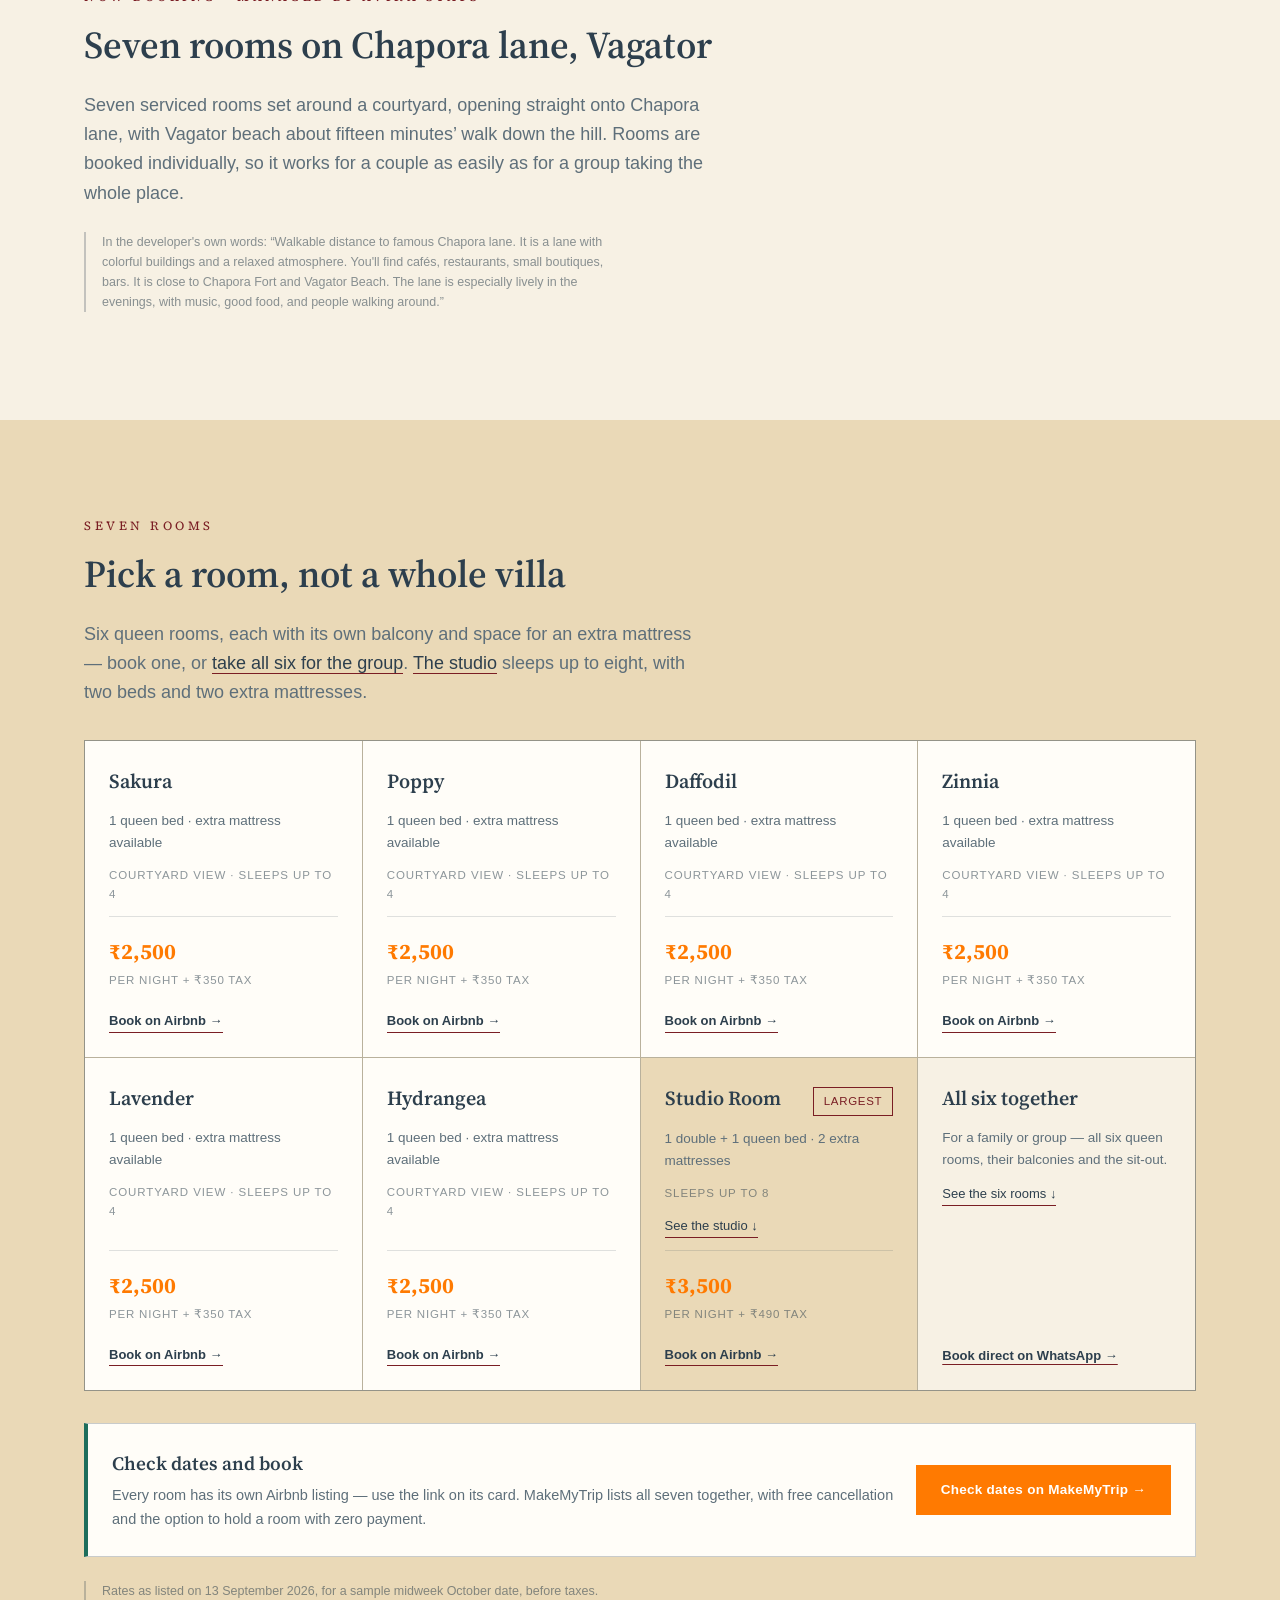
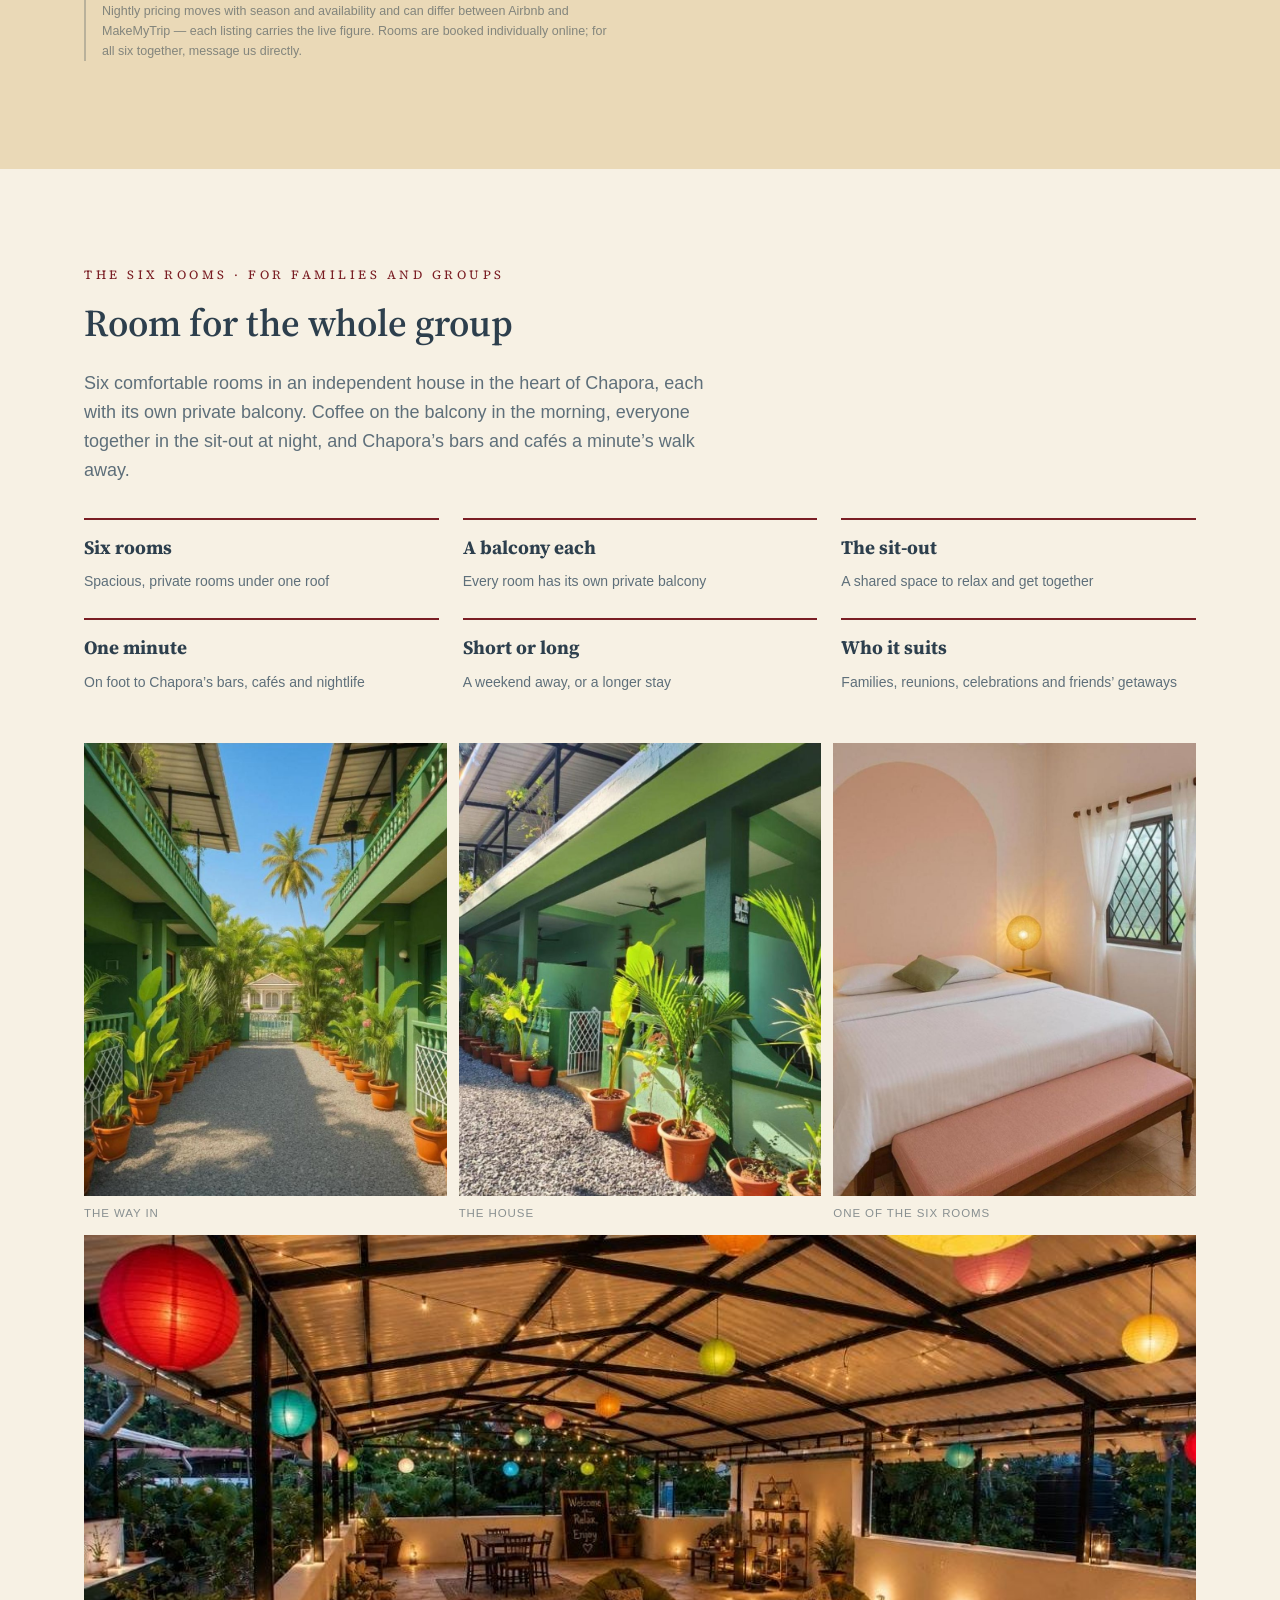
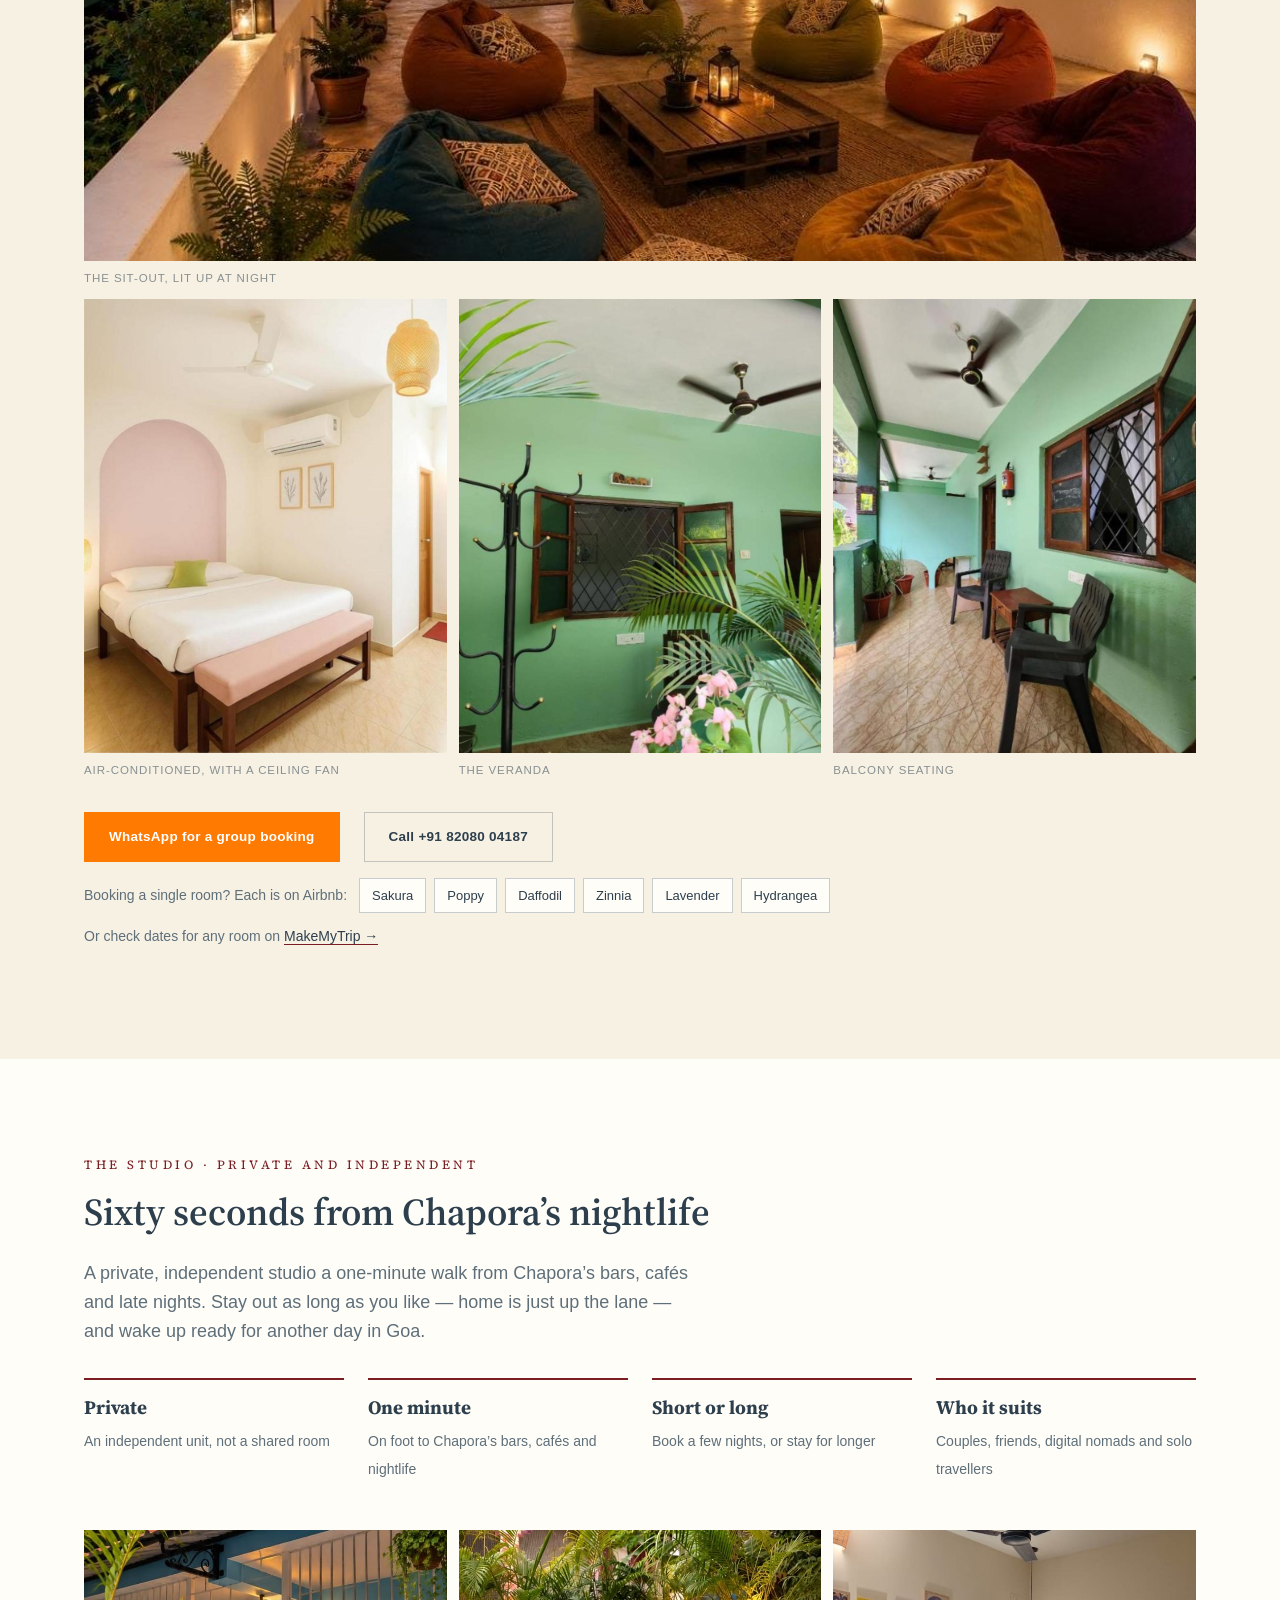
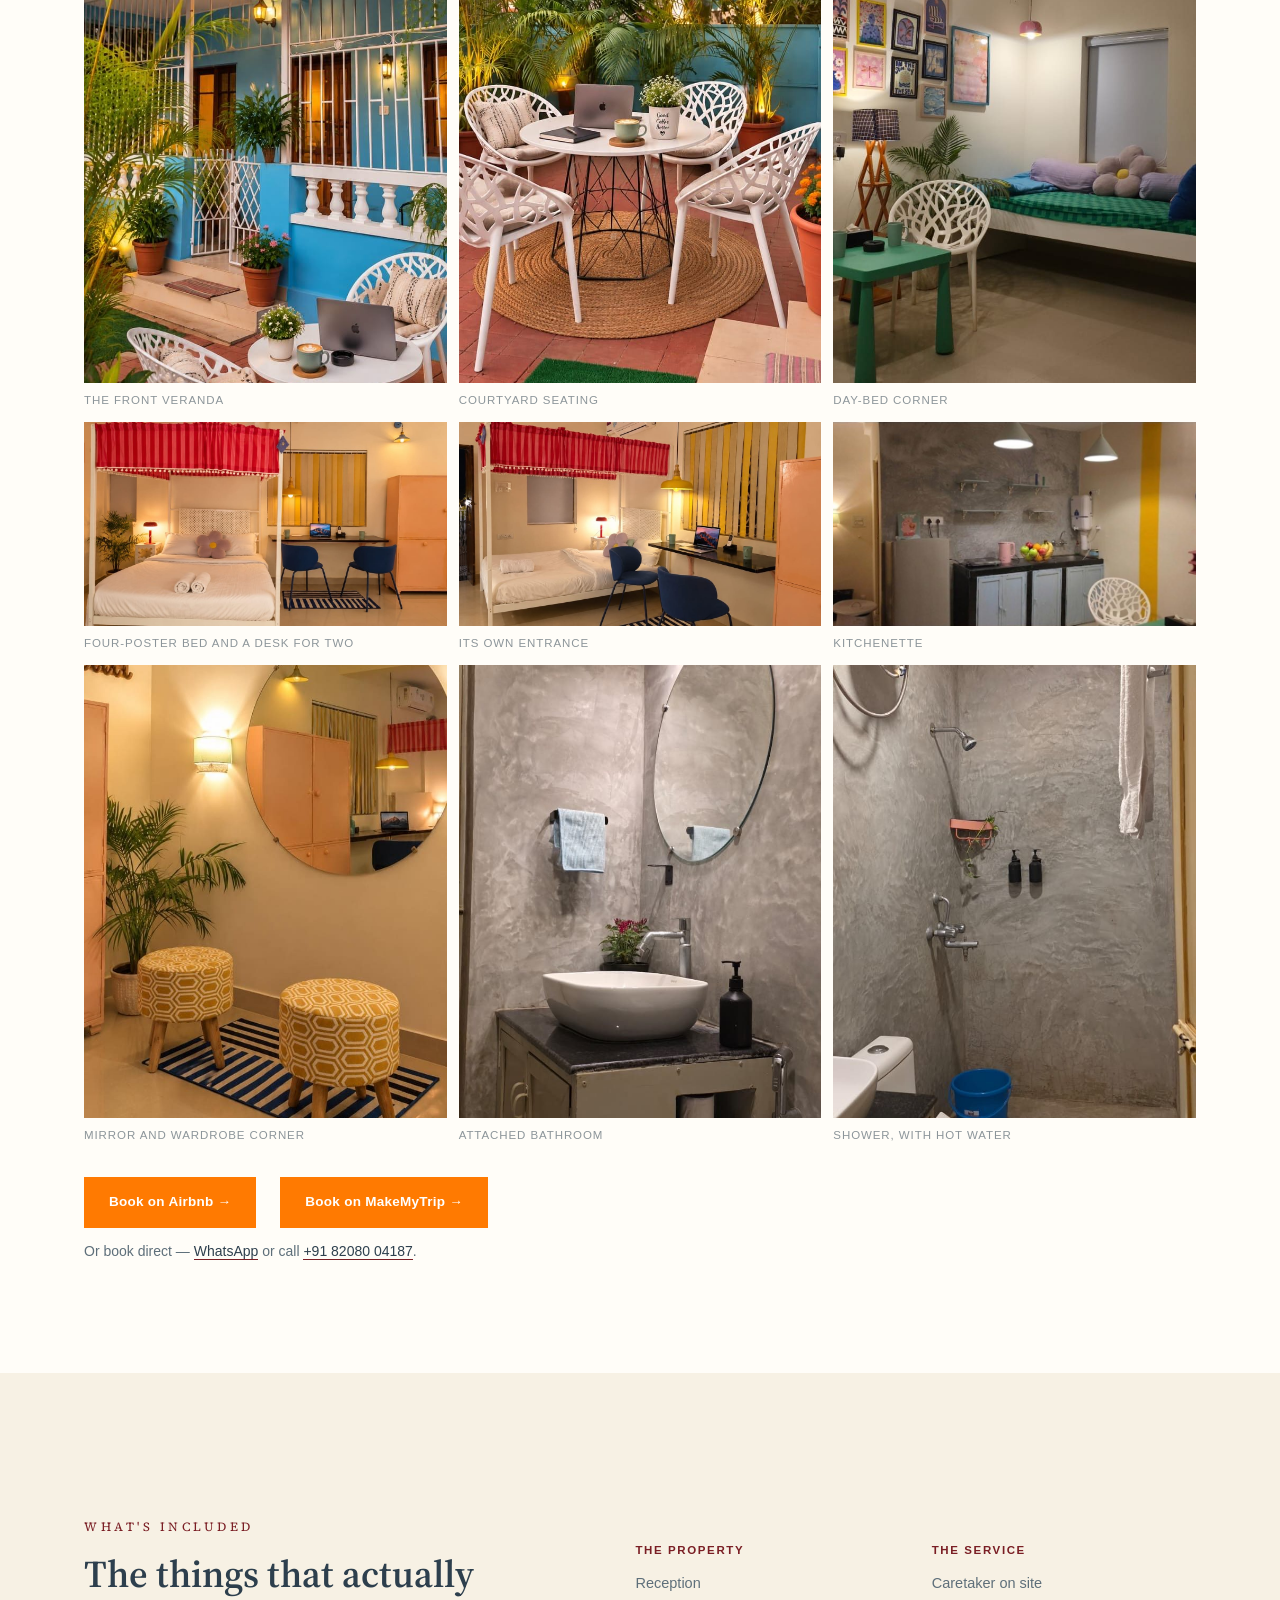
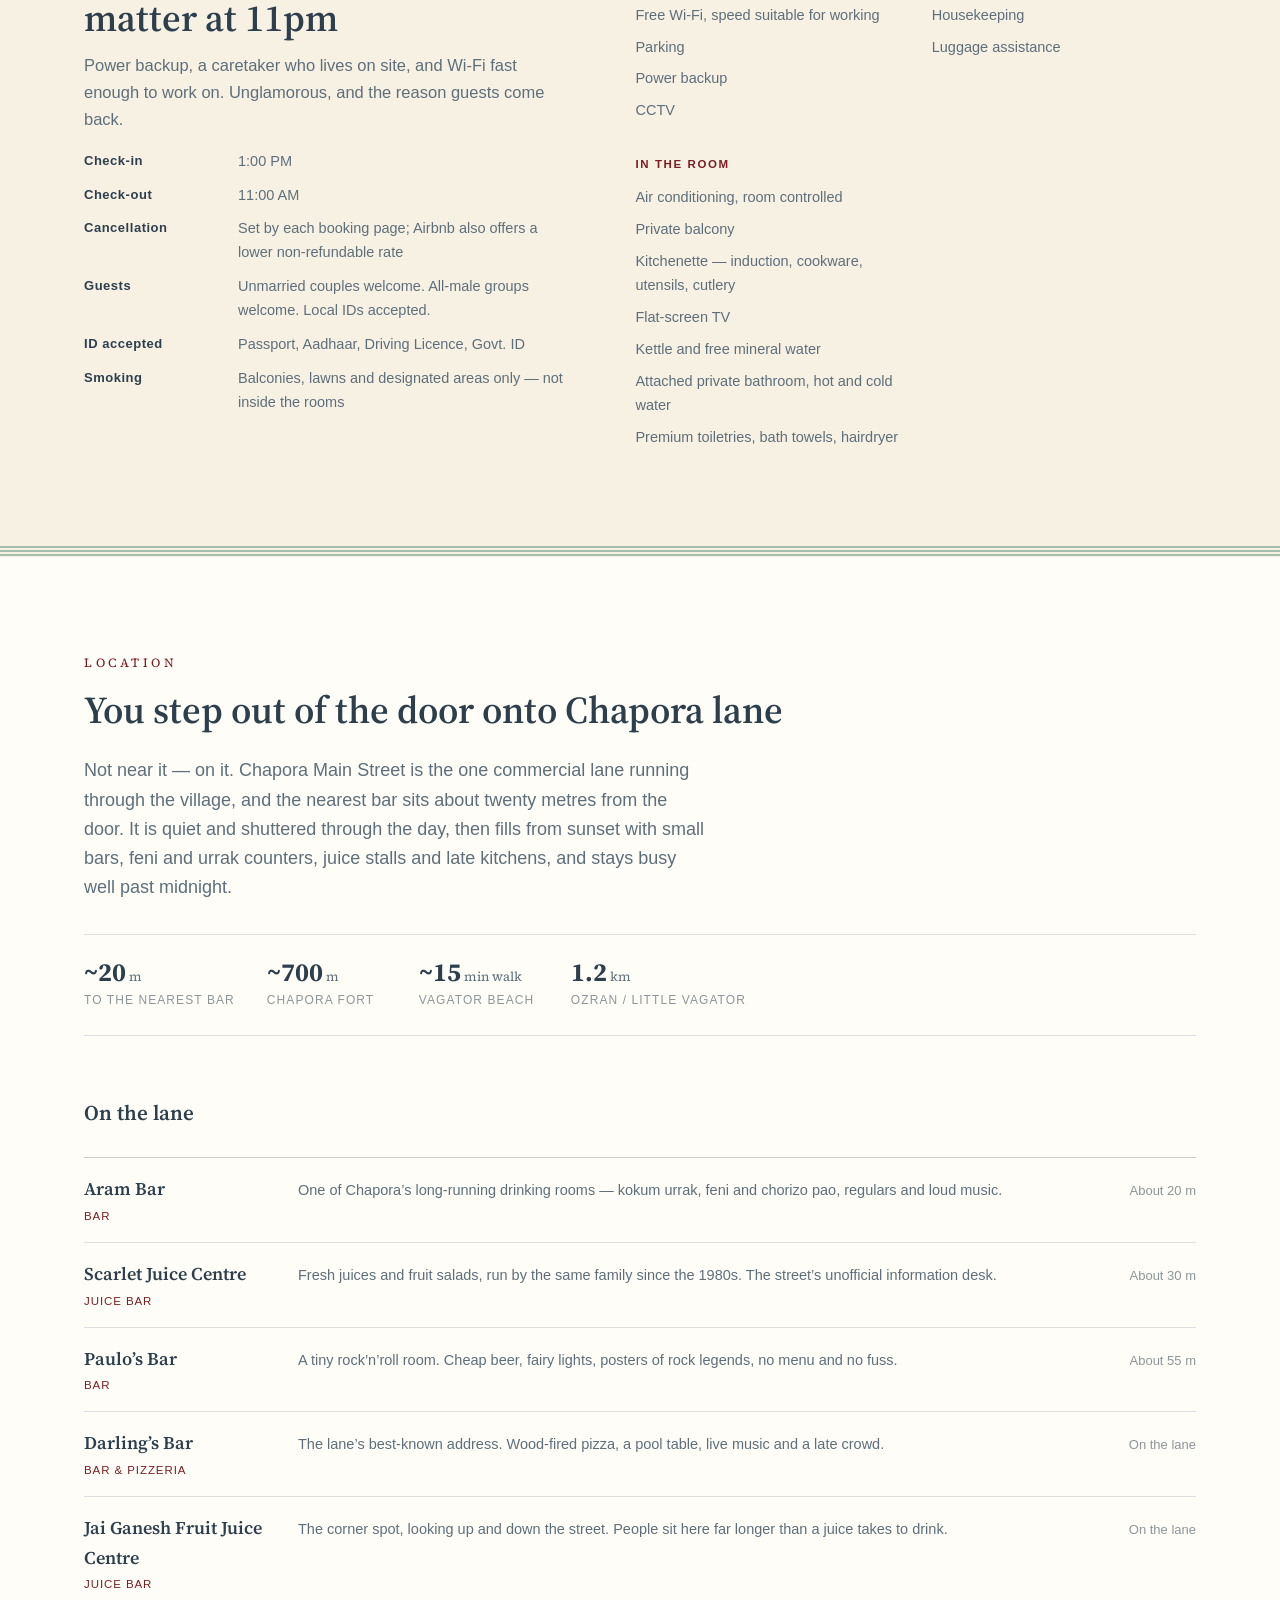
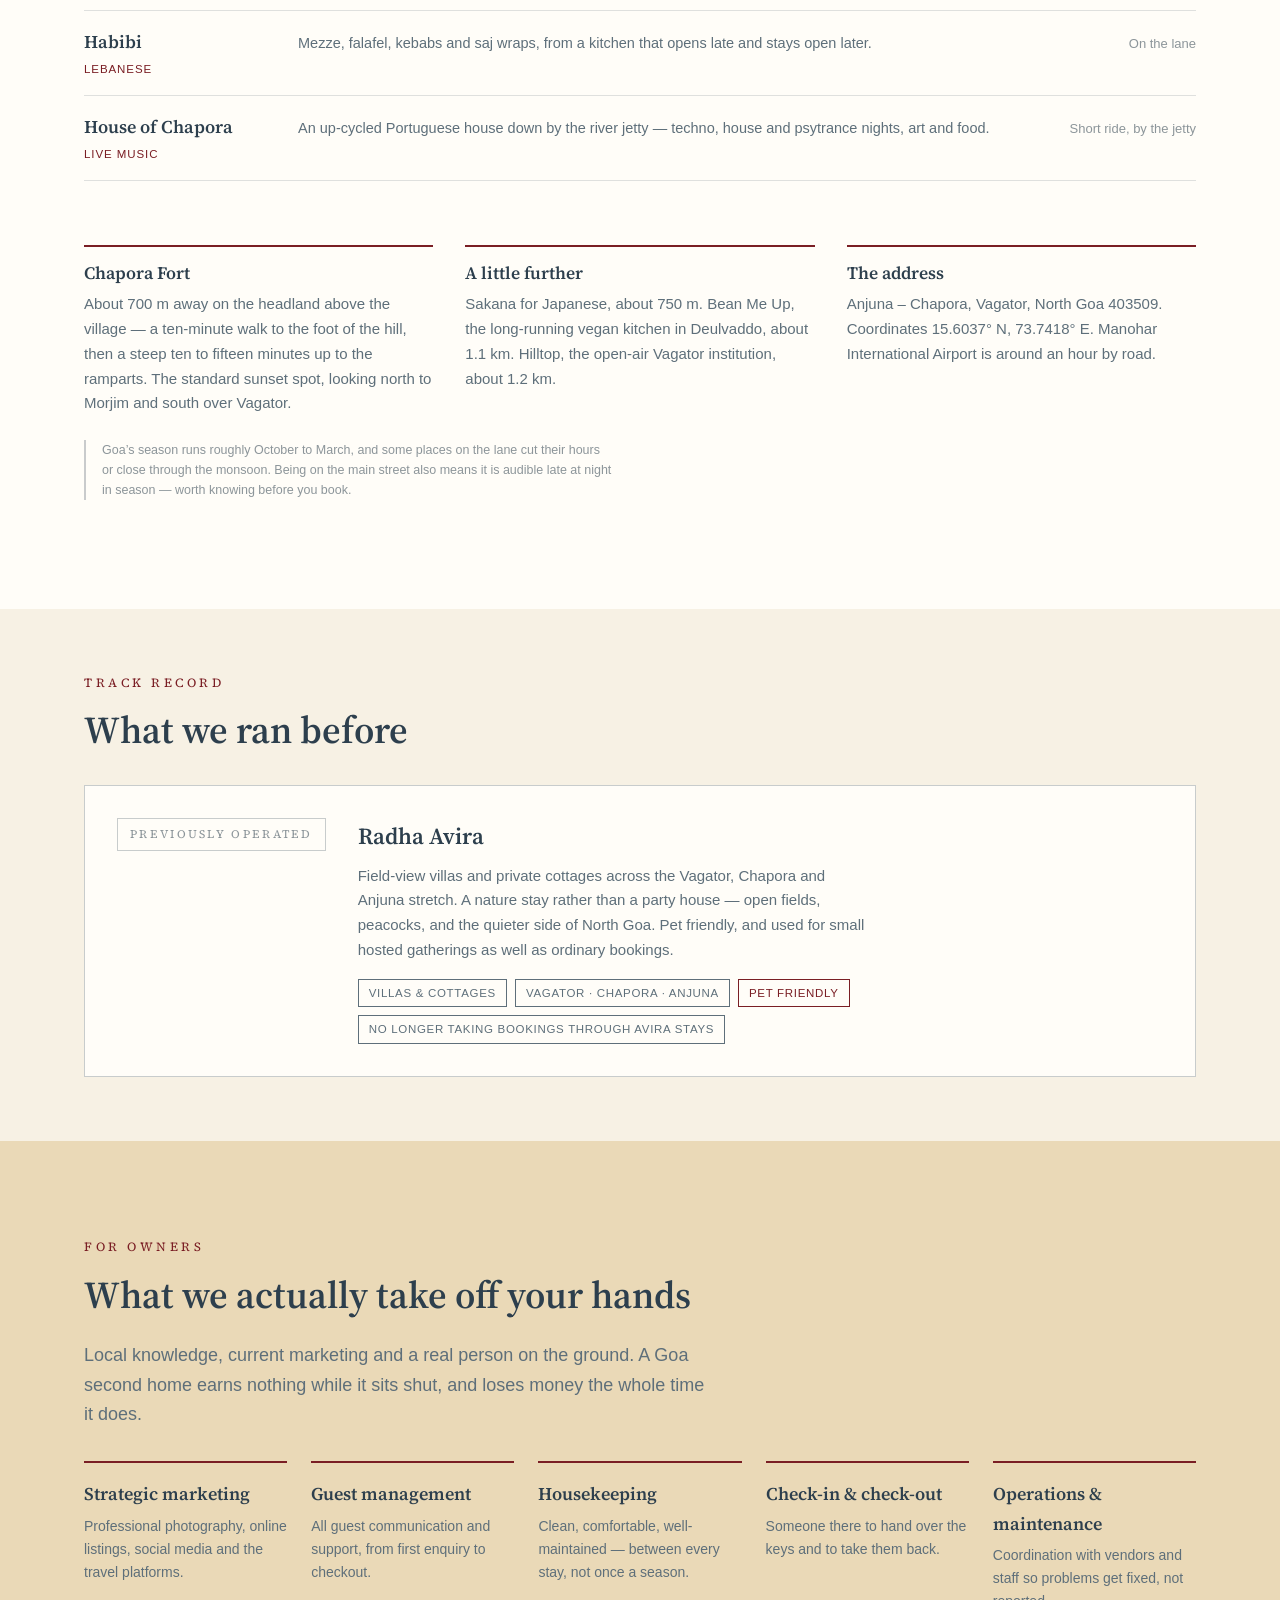
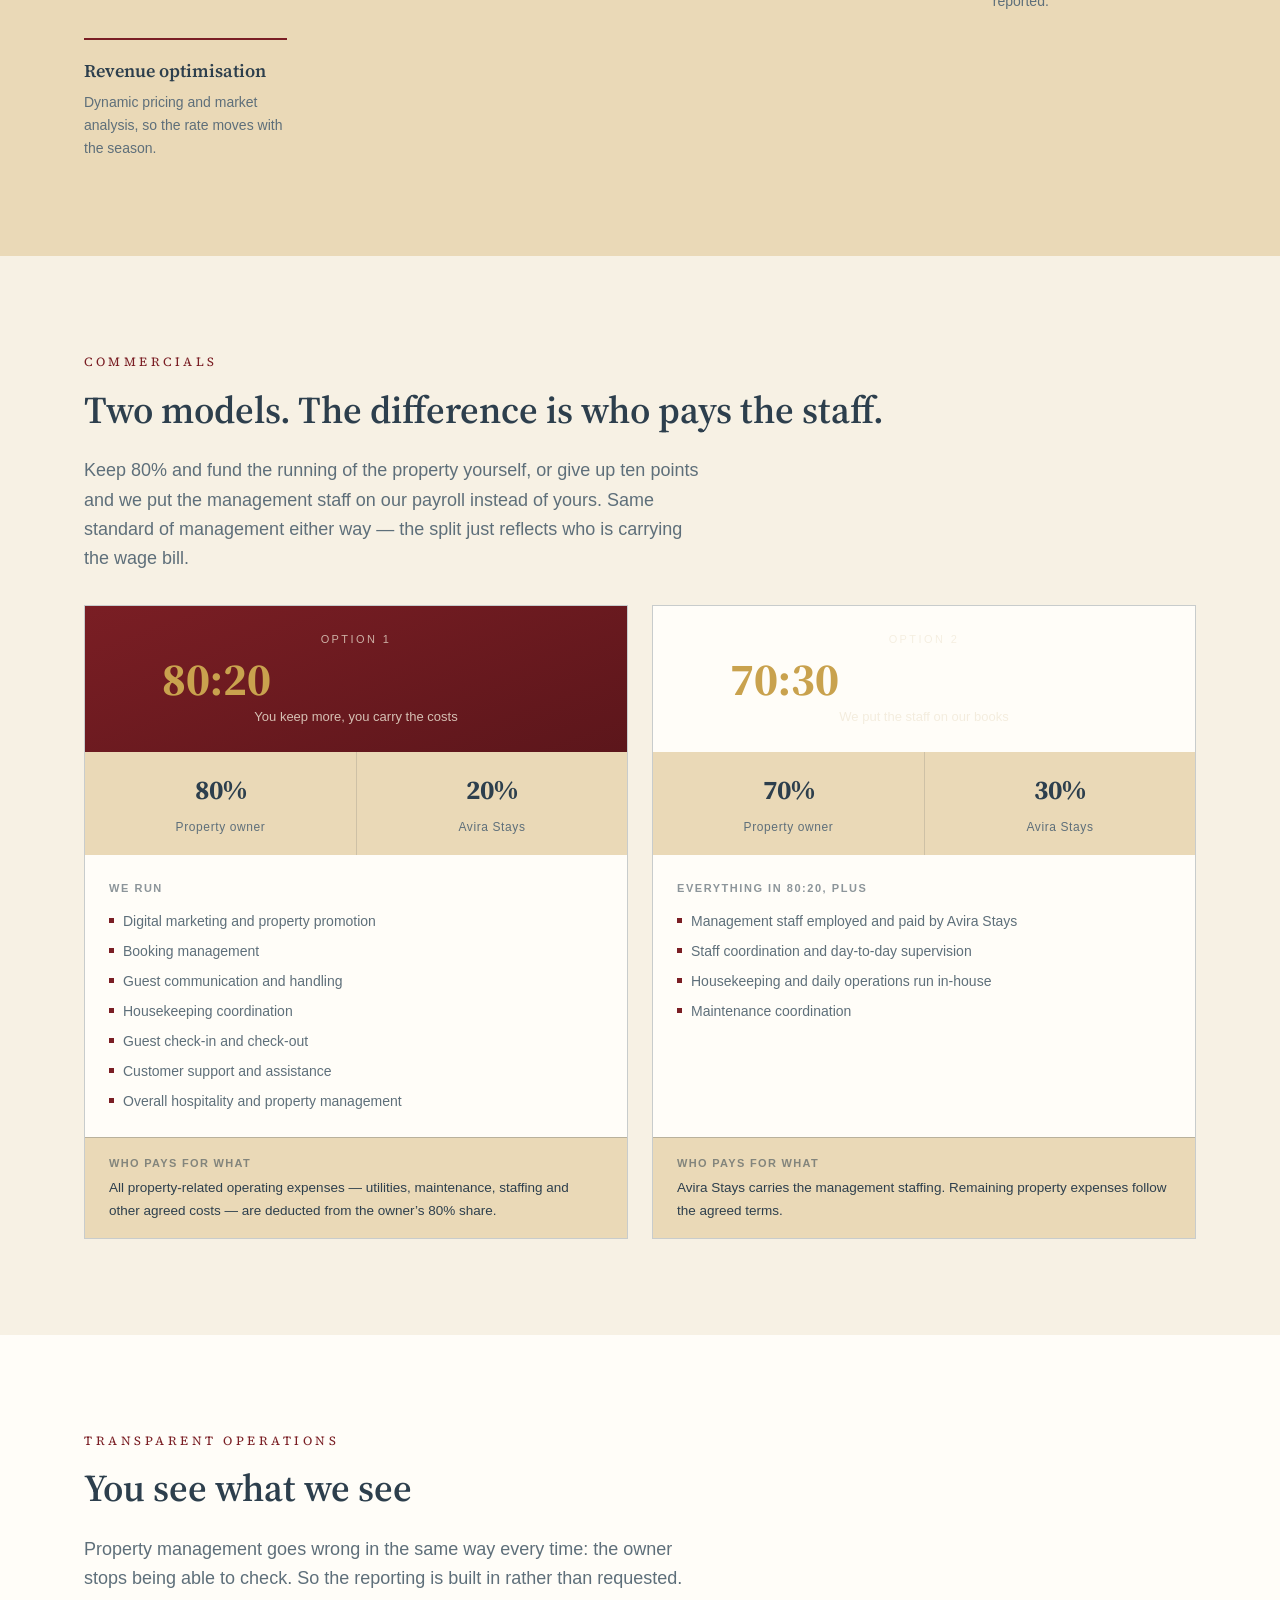
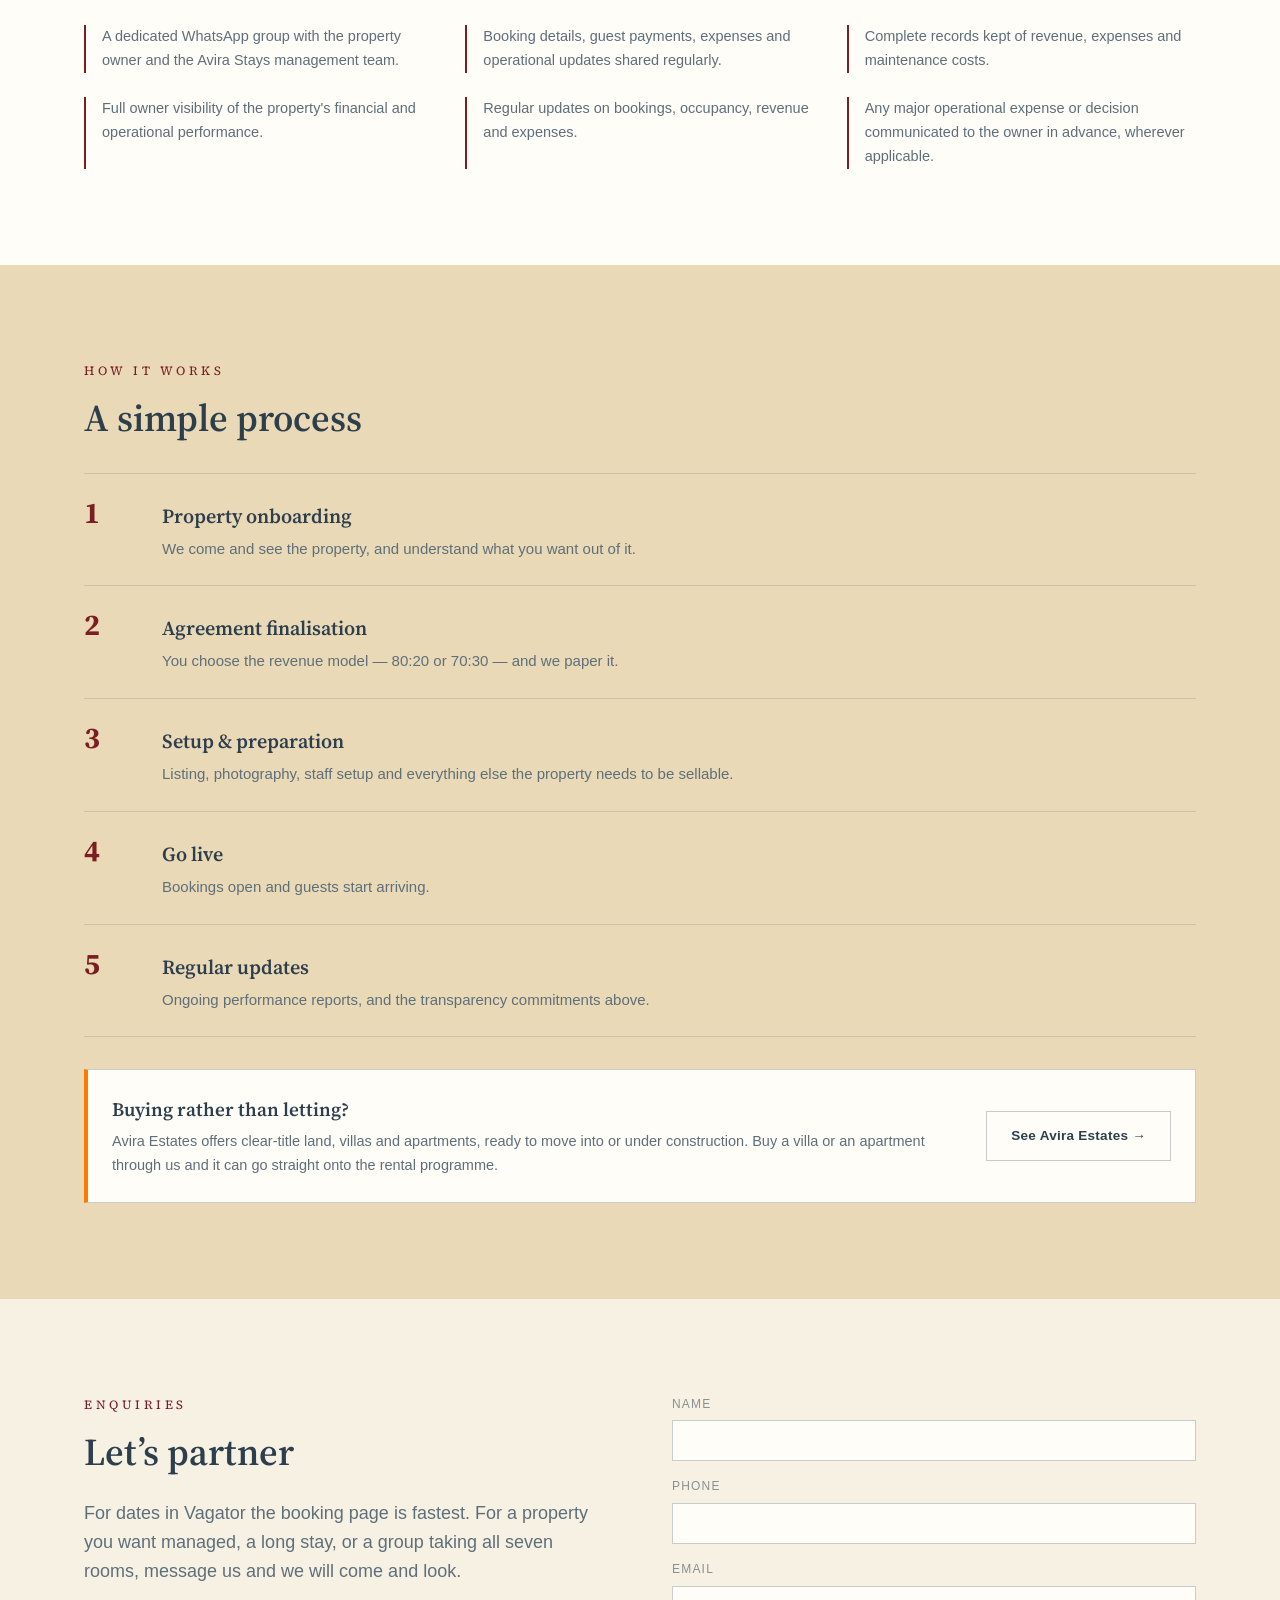
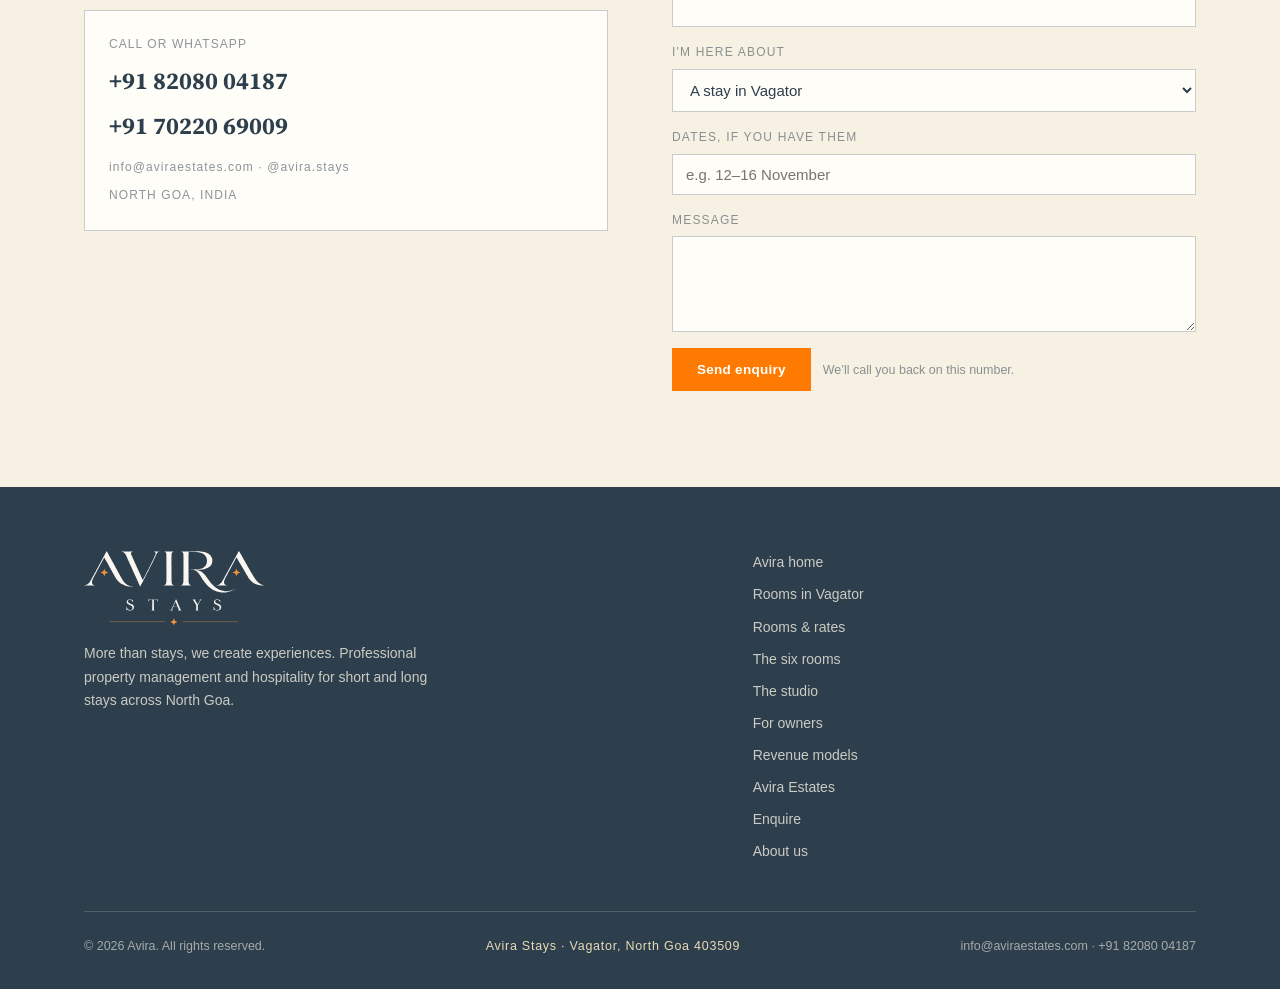
<file: stays.html>
<!doctype html>
<html lang="en">
<head>
<meta charset="utf-8">
<meta name="viewport" content="width=device-width, initial-scale=1">
<title>Avira Stays | Managed Daily Rentals in North Goa</title>
<meta name="description" content="Avira Stays runs managed daily rentals in North Goa. Seven serviced rooms in Vagator from Rs 2,500 a night, opening onto Chapora lane, with a caretaker on site.">
<link rel="canonical" href="https://aviraestates.com/stays.html">
<meta name="theme-color" content="#F7F1E4">
<link rel="icon" href="favicon.svg" type="image/svg+xml">
<link rel="icon" href="favicon-32.png" sizes="32x32" type="image/png">
<link rel="icon" href="favicon-16.png" sizes="16x16" type="image/png">
<link rel="apple-touch-icon" href="apple-touch-icon.png">
<meta property="og:type" content="website">
<meta property="og:site_name" content="Avira">
<meta property="og:url" content="https://aviraestates.com/stays.html">
<meta property="og:title" content="Avira Stays | Managed Daily Rentals in North Goa">
<meta property="og:description" content="Seven serviced rooms in Vagator from Rs 2,500 a night, opening straight onto Chapora lane.">
<meta property="og:image" content="https://aviraestates.com/img/stays/studio-bed-desk.jpg">
<link rel="preconnect" href="https://fonts.googleapis.com">
<link rel="preconnect" href="https://fonts.gstatic.com" crossorigin>
<link rel="stylesheet" href="https://fonts.googleapis.com/css2?family=Source+Serif+4:ital,opsz,wght@0,8..60,400;0,8..60,600;0,8..60,700;1,8..60,400&display=swap">
<link rel="stylesheet" href="site.css">
<style>*,*::before,*::after{box-sizing:border-box}html{color-scheme:light}body{margin:0}img{max-width:100%}[hidden]{display:none!important}</style>
</head>
<body class="line-stays">

<a class="skip" href="#main">Skip to content</a>

<div class="navstack">
<header class="nav">
  <div class="nav-in">
    <a href="index.html" aria-label="Avira home"><img class="nav-logo" src="img/logo-avira.svg" width="1305" height="305" alt="Avira"></a>
    <nav class="nav-links">
      <a class="div" href="estates.html">Real Estate</a>
      <a class="div" href="stays.html" aria-current="page">Avira Stays</a>
      <a class="div" href="about.html">About</a>
      <a class="div" href="#contact">Contact</a>
      <a class="avira-btn avira-btn-primary" href="#contact">Enquire</a>
    </nav>
  </div>
</header>
<div class="subnav">
  <div class="subnav-in">
    <span class="here">Avira Stays</span>
    <a href="#vagator">Vagator</a>
    <a href="#rooms">Rooms &amp; rates</a>
    <a href="#six-rooms">The six rooms</a>
    <a href="#studio">The studio</a>
    <a href="#location">Location</a>
    <a href="#owners">For owners</a>
    <a href="#models">Revenue models</a>
    <a href="#contact">Contact us</a>
  </div>
</div>
</div>

<main id="main">

  <!-- ============================ HERO ============================ -->
  <section class="hero">
    <div class="wrap hero-copy">
      <div class="stays-brand">
        <img src="img/logo-avira-stays.svg" width="889" height="371" alt="Avira Stays">
      </div>
      <p class="eyebrow">Stays managed, memories created</p>
      <h1 class="d-xl">Your property, our expertise</h1>
      <p class="lede">A property management and hospitality company for short and long stays across North Goa. We market the property, take the bookings, look after the guests and keep the place running &mdash; and we show the owner every rupee of it.</p>
      <div class="hero-cta">
        <a class="avira-btn avira-btn-primary" href="#owners">Get your property managed</a>
        <a class="avira-btn avira-btn-secondary" href="#vagator">Book a stay</a>
      </div>
    </div>
    <figure class="hero-figure wrap" style="margin-bottom:0;padding-inline:0;">
      <img src="img/stays/stays-hero.jpg" width="1218" height="685" alt="A studio room with a white four-poster bed under a red striped canopy, a wall desk with two blue chairs and a peach wardrobe">
    </figure>
  </section>

  <div class="rail">
    <div class="rail-in">
      <span class="rail-dot" aria-hidden="true"></span>
      <span class="rail-item"><b>More bookings</b></span>
      <span class="rail-item"><b>Higher returns</b></span>
      <span class="rail-item"><b>Hassle-free operations</b></span>
      <span class="rail-item"><b>Trust &amp; transparency</b></span>
      <span class="rail-item"><span>North Goa</span></span>
    </div>
  </div>

  <!-- ====================== VAGATOR PROPERTY ====================== -->
  <section class="sec" id="vagator">
    <div class="wrap">
      <p class="eyebrow">Now booking &middot; Managed by Avira Stays</p>
      <h2 class="d-l">Seven rooms on Chapora lane, Vagator</h2>
      <p class="lede">Seven serviced rooms set around a courtyard, opening straight onto Chapora lane, with Vagator beach about fifteen minutes&rsquo; walk down the hill. Rooms are booked individually, so it works for a couple as easily as for a group taking the whole place.</p>

      <p class="note">In the developer's own words: &ldquo;Walkable distance to famous Chapora lane. It is a lane with colorful buildings and a relaxed atmosphere. You'll find caf&eacute;s, restaurants, small boutiques, bars. It is close to Chapora Fort and Vagator Beach. The lane is especially lively in the evenings, with music, good food, and people walking around.&rdquo;</p>
    </div>
  </section>

  <!-- ========================== ROOMS ========================== -->
  <section class="sec sand" id="rooms">
    <div class="wrap">
      <p class="eyebrow">Seven rooms</p>
      <h2 class="d-l">Pick a room, not a whole villa</h2>
      <p class="lede">Six queen rooms, each with its own balcony and space for an extra mattress &mdash; book one, or <a class="inline" href="#six-rooms">take all six for the group</a>. <a class="inline" href="#studio">The studio</a> sleeps up to eight, with two beds and two extra mattresses.</p>

      <div class="roomgrid">
        <div class="room">
          <div class="room-top"><h4>Sakura</h4></div>
          <div class="bed">1 queen bed &middot; extra mattress available</div>
          <div class="view">Courtyard view &middot; sleeps up to 4</div>
          <div class="rate num">₹2,500<em>per night + ₹350 tax</em></div>
          <a class="room-book" href="https://www.airbnb.co.in/rooms/1768091216292472322" target="_blank" rel="noopener">Book on Airbnb &rarr;</a>
        </div>
        <div class="room">
          <div class="room-top"><h4>Poppy</h4></div>
          <div class="bed">1 queen bed &middot; extra mattress available</div>
          <div class="view">Courtyard view &middot; sleeps up to 4</div>
          <div class="rate num">₹2,500<em>per night + ₹350 tax</em></div>
          <a class="room-book" href="https://www.airbnb.co.in/rooms/1758575020726915794" target="_blank" rel="noopener">Book on Airbnb &rarr;</a>
        </div>
        <div class="room">
          <div class="room-top"><h4>Daffodil</h4></div>
          <div class="bed">1 queen bed &middot; extra mattress available</div>
          <div class="view">Courtyard view &middot; sleeps up to 4</div>
          <div class="rate num">₹2,500<em>per night + ₹350 tax</em></div>
          <a class="room-book" href="https://www.airbnb.co.in/rooms/1768104037942035694" target="_blank" rel="noopener">Book on Airbnb &rarr;</a>
        </div>
        <div class="room">
          <div class="room-top"><h4>Zinnia</h4></div>
          <div class="bed">1 queen bed &middot; extra mattress available</div>
          <div class="view">Courtyard view &middot; sleeps up to 4</div>
          <div class="rate num">₹2,500<em>per night + ₹350 tax</em></div>
          <a class="room-book" href="https://www.airbnb.co.in/rooms/1768108842787643887" target="_blank" rel="noopener">Book on Airbnb &rarr;</a>
        </div>
        <div class="room">
          <div class="room-top"><h4>Lavender</h4></div>
          <div class="bed">1 queen bed &middot; extra mattress available</div>
          <div class="view">Courtyard view &middot; sleeps up to 4</div>
          <div class="rate num">₹2,500<em>per night + ₹350 tax</em></div>
          <a class="room-book" href="https://www.airbnb.co.in/rooms/1767953250161562794" target="_blank" rel="noopener">Book on Airbnb &rarr;</a>
        </div>
        <div class="room">
          <div class="room-top"><h4>Hydrangea</h4></div>
          <div class="bed">1 queen bed &middot; extra mattress available</div>
          <div class="view">Courtyard view &middot; sleeps up to 4</div>
          <div class="rate num">₹2,500<em>per night + ₹350 tax</em></div>
          <a class="room-book" href="https://www.airbnb.co.in/rooms/1768093659610054029" target="_blank" rel="noopener">Book on Airbnb &rarr;</a>
        </div>
        <div class="room feature">
          <div class="room-top"><h4>Studio Room</h4><span class="avira-tag teal">Largest</span></div>
          <div class="bed">1 double + 1 queen bed &middot; 2 extra mattresses</div>
          <div class="view">Sleeps up to 8</div>
          <a class="room-more" href="#studio">See the studio &darr;</a>
          <div class="rate num">₹3,500<em>per night + ₹490 tax</em></div>
          <a class="room-book" href="https://www.airbnb.co.in/rooms/1773774365523025578" target="_blank" rel="noopener">Book on Airbnb &rarr;</a>
        </div>
        <div class="room group">
          <div class="room-top"><h4>All six together</h4></div>
          <div class="bed">For a family or group &mdash; all six queen rooms, their balconies and the sit-out.</div>
          <a class="room-more" href="#six-rooms">See the six rooms &darr;</a>
          <a class="room-book group-cta" href="https://wa.me/918208004187?text=Hi%2C%20I%27d%20like%20to%20book%20the%20six%20rooms%20in%20Chapora%20for%20a%20group" target="_blank" rel="noopener">Book direct on WhatsApp &rarr;</a>
        </div>
      </div>

      <div class="crosslink" style="border-left-color:var(--teal)">
        <div class="txt">
          <h4>Check dates and book</h4>
          <p>Every room has its own Airbnb listing &mdash; use the link on its card. MakeMyTrip lists all seven together, with free cancellation and the option to hold a room with zero payment.</p>
        </div>
        <a class="avira-btn avira-btn-primary" href="https://www.makemytrip.com/hotels/trayantaa_stays-details-goa.html" target="_blank" rel="noopener">Check dates on MakeMyTrip &rarr;</a>
      </div>

      <p class="note">Rates as listed on 13 September 2026, for a sample midweek October date, before taxes. Nightly pricing moves with season and availability and can differ between Airbnb and MakeMyTrip &mdash; each listing carries the live figure. Rooms are booked individually online; for all six together, message us directly.</p>
    </div>
  </section>

  <!-- ========================= SIX ROOMS ========================= -->
  <section class="sec" id="six-rooms">
    <div class="wrap">
      <p class="eyebrow">The six rooms &middot; For families and groups</p>
      <h2 class="d-l">Room for the whole group</h2>
      <p class="lede">Six comfortable rooms in an independent house in the heart of Chapora, each with its own private balcony. Coffee on the balcony in the morning, everyone together in the sit-out at night, and Chapora&rsquo;s bars and caf&eacute;s a minute&rsquo;s walk away.</p>

      <div class="studio-facts six">
        <div><b>Six rooms</b><span>Spacious, private rooms under one roof</span></div>
        <div><b>A balcony each</b><span>Every room has its own private balcony</span></div>
        <div><b>The sit-out</b><span>A shared space to relax and get together</span></div>
        <div><b>One minute</b><span>On foot to Chapora&rsquo;s bars, caf&eacute;s and nightlife</span></div>
        <div><b>Short or long</b><span>A weekend away, or a longer stay</span></div>
        <div><b>Who it suits</b><span>Families, reunions, celebrations and friends&rsquo; getaways</span></div>
      </div>

      <div class="studio-gal">
        <div class="studio-row">
          <figure>
            <img src="img/stays/rooms-path.jpg" width="900" height="1093" loading="lazy" alt="A gravel path between two green two-storey wings, lined with potted palms, leading to a white gate">
            <figcaption>The way in</figcaption>
          </figure>
          <figure>
            <img src="img/stays/rooms-house.jpg" width="900" height="1199" loading="lazy" alt="The house: a green two-storey building with a covered veranda, lined with potted palms along a gravel path">
            <figcaption>The house</figcaption>
          </figure>
          <figure>
            <img src="img/stays/rooms-bedroom-lamp.jpg" width="900" height="1088" loading="lazy" alt="A bedroom with a pink arched headboard wall, a white double bed, a pink bench at the foot and a glowing globe lamp by the window">
            <figcaption>One of the six rooms</figcaption>
          </figure>
        </div>
        <div class="studio-feature">
          <figure>
            <img src="img/stays/rooms-lounge.jpg" width="1080" height="808" loading="lazy" alt="The sit-out at night: a covered terrace with bean bags round a pallet table, paper lanterns and string lights overhead, and a dining table at the back">
            <figcaption>The sit-out, lit up at night</figcaption>
          </figure>
        </div>
        <div class="studio-row">
          <figure>
            <img src="img/stays/rooms-bedroom-arch.jpg" width="900" height="1124" loading="lazy" alt="A bedroom with a pink arch behind the bed, a green cushion, a split air-conditioner, a ceiling fan and a woven pendant light">
            <figcaption>Air-conditioned, with a ceiling fan</figcaption>
          </figure>
          <figure>
            <img src="img/stays/rooms-sitout.jpg" width="900" height="1163" loading="lazy" alt="The veranda: mint-green walls, a wooden window, a coat stand, potted palms and pink flowers under a ceiling fan">
            <figcaption>The veranda</figcaption>
          </figure>
          <figure>
            <img src="img/stays/rooms-balcony.jpg" width="900" height="1181" loading="lazy" alt="A covered balcony with two chairs and a small wooden table beside a room window, under a ceiling fan">
            <figcaption>Balcony seating</figcaption>
          </figure>
        </div>
      </div>

      <div class="studio-cta">
        <a class="avira-btn avira-btn-primary" href="https://wa.me/918208004187?text=Hi%2C%20I%27d%20like%20to%20book%20the%20six%20rooms%20in%20Chapora%20for%20a%20group" target="_blank" rel="noopener">WhatsApp for a group booking</a>
        <a class="avira-btn avira-btn-secondary" href="tel:+918208004187">Call +91 82080 04187</a>
      </div>
      <div class="book-rooms"><span>Booking a single room? Each is on Airbnb:</span><a href="https://www.airbnb.co.in/rooms/1768091216292472322" target="_blank" rel="noopener">Sakura</a><a href="https://www.airbnb.co.in/rooms/1758575020726915794" target="_blank" rel="noopener">Poppy</a><a href="https://www.airbnb.co.in/rooms/1768104037942035694" target="_blank" rel="noopener">Daffodil</a><a href="https://www.airbnb.co.in/rooms/1768108842787643887" target="_blank" rel="noopener">Zinnia</a><a href="https://www.airbnb.co.in/rooms/1767953250161562794" target="_blank" rel="noopener">Lavender</a><a href="https://www.airbnb.co.in/rooms/1768093659610054029" target="_blank" rel="noopener">Hydrangea</a></div>
      <p class="studio-direct">Or check dates for any room on <a href="https://www.makemytrip.com/hotels/trayantaa_stays-details-goa.html" target="_blank" rel="noopener">MakeMyTrip &rarr;</a></p>
    </div>
  </section>

  <!-- ========================== STUDIO ========================== -->
  <section class="sec paper" id="studio">
    <div class="wrap">
      <p class="eyebrow">The Studio &middot; Private and independent</p>
      <h2 class="d-l">Sixty seconds from Chapora&rsquo;s nightlife</h2>
      <p class="lede">A private, independent studio a one-minute walk from Chapora&rsquo;s bars, caf&eacute;s and late nights. Stay out as long as you like &mdash; home is just up the lane &mdash; and wake up ready for another day in Goa.</p>

      <div class="studio-facts">
        <div><b>Private</b><span>An independent unit, not a shared room</span></div>
        <div><b>One minute</b><span>On foot to Chapora&rsquo;s bars, caf&eacute;s and nightlife</span></div>
        <div><b>Short or long</b><span>Book a few nights, or stay for longer</span></div>
        <div><b>Who it suits</b><span>Couples, friends, digital nomads and solo travellers</span></div>
      </div>

      <div class="studio-gal">
        <div class="studio-row">
          <figure class="f-ext">
            <img src="img/stays/studio-exterior.jpg" width="684" height="1600" loading="lazy" alt="The front of the studio: a sky-blue house with white railings and a tiled veranda under string lights, with a table and chairs outside">
            <figcaption>The front veranda</figcaption>
          </figure>
          <figure class="f-yard">
            <img src="img/stays/studio-courtyard.jpg" width="685" height="1600" loading="lazy" alt="Courtyard seating: a white round table with four white chairs on a jute rug, surrounded by potted palms and string lights">
            <figcaption>Courtyard seating</figcaption>
          </figure>
          <figure class="f-daybed">
            <img src="img/stays/studio-daybed.jpg" width="685" height="1600" loading="lazy" alt="A day-bed with a green mattress and cushions beneath a gallery wall of framed prints, with a green table and a white chair">
            <figcaption>Day-bed corner</figcaption>
          </figure>
        </div>
        <div class="studio-wides">
          <figure>
            <img src="img/stays/studio-bed-desk.jpg" width="1600" height="685" loading="lazy" alt="The studio: a white four-poster bed with a red striped canopy, a wall desk with two blue chairs, and a peach wardrobe">
            <figcaption>Four-poster bed and a desk for two</figcaption>
          </figure>
          <figure>
            <img src="img/stays/studio-entrance.jpg" width="1600" height="685" loading="lazy" alt="The studio at night, with the four-poster bed, the desk and its door open to the landing outside">
            <figcaption>Its own entrance</figcaption>
          </figure>
          <figure class="f-kit">
            <img src="img/stays/studio-kitchenette.jpg" width="963" height="461" loading="lazy" alt="Kitchenette with a fridge, induction hob, kettle, sink, water purifier and open shelves against a grey textured wall">
            <figcaption>Kitchenette</figcaption>
          </figure>
        </div>
        <div class="studio-row">
          <figure class="f-mirror">
            <img src="img/stays/studio-mirror.jpg" width="684" height="1600" loading="lazy" alt="A round wall mirror above two mustard pouffes on a blue striped rug, beside a potted palm and a wall lamp">
            <figcaption>Mirror and wardrobe corner</figcaption>
          </figure>
          <figure class="f-vanity">
            <img src="img/stays/studio-vanity.jpg" width="685" height="1600" loading="lazy" alt="Bathroom vanity with a white vessel basin, a round mirror and a light bar on textured grey walls">
            <figcaption>Attached bathroom</figcaption>
          </figure>
          <figure class="f-bath">
            <img src="img/stays/studio-bathroom.jpg" width="685" height="1600" loading="lazy" alt="Shower area with textured grey walls, a water heater and wall-mounted soap dispensers">
            <figcaption>Shower, with hot water</figcaption>
          </figure>
        </div>
      </div>

      <div class="studio-cta">
        <a class="avira-btn avira-btn-primary" href="https://www.airbnb.co.in/rooms/1773774365523025578" target="_blank" rel="noopener">Book on Airbnb &rarr;</a>
        <a class="avira-btn avira-btn-primary" href="https://www.makemytrip.com/hotels/trayantaa_stays-details-goa.html" target="_blank" rel="noopener">Book on MakeMyTrip &rarr;</a>
      </div>
      <p class="studio-direct">Or book direct &mdash; <a href="https://wa.me/918208004187?text=Hi%2C%20I%27d%20like%20to%20book%20the%20studio%20in%20Vagator" target="_blank" rel="noopener">WhatsApp</a> or call <a href="tel:+918208004187">+91 82080 04187</a>.</p>
    </div>
  </section>

  <!-- ======================== WHAT'S THERE ======================== -->
  <section class="sec">
    <div class="wrap">
      <div class="two-col">
        <div>
          <p class="eyebrow">What's included</p>
          <h2 class="d-l">The things that actually matter at 11pm</h2>
          <p class="body">Power backup, a caretaker who lives on site, and Wi-Fi fast enough to work on. Unglamorous, and the reason guests come back.</p>

          <div class="rules">
            <div><b>Check-in</b><span>1:00 PM</span></div>
            <div><b>Check-out</b><span>11:00 AM</span></div>
            <div><b>Cancellation</b><span>Set by each booking page; Airbnb also offers a lower non-refundable rate</span></div>
            <div><b>Guests</b><span>Unmarried couples welcome. All-male groups welcome. Local IDs accepted.</span></div>
            <div><b>ID accepted</b><span>Passport, Aadhaar, Driving Licence, Govt. ID</span></div>
            <div><b>Smoking</b><span>Balconies, lawns and designated areas only &mdash; not inside the rooms</span></div>
          </div>
        </div>

        <div>
          <div class="amencols">
            <div>
              <h4>The property</h4>
              <ul>
                <li>Reception</li>
                <li>Free Wi-Fi, speed suitable for working</li>
                <li>Parking</li>
                <li>Power backup</li>
                <li>CCTV</li>
              </ul>
            </div>
            <div>
              <h4>The service</h4>
              <ul>
                <li>Caretaker on site</li>
                <li>Housekeeping</li>
                <li>Luggage assistance</li>
              </ul>
            </div>
            <div>
              <h4>In the room</h4>
              <ul>
                <li>Air conditioning, room controlled</li>
                <li>Private balcony</li>
                <li>Kitchenette &mdash; induction, cookware, utensils, cutlery</li>
                <li>Flat-screen TV</li>
                <li>Kettle and free mineral water</li>
                <li>Attached private bathroom, hot and cold water</li>
                <li>Premium toiletries, bath towels, hairdryer</li>
              </ul>
            </div>
          </div>
        </div>
      </div>
    </div>
  </section>

  <div class="louvre" aria-hidden="true"></div>

  <!-- ========================= LOCATION ========================= -->
  <section class="sec paper" id="location">
    <div class="wrap">
      <p class="eyebrow">Location</p>
      <h2 class="d-l">You step out of the door onto Chapora lane</h2>
      <p class="lede">Not near it &mdash; on it. Chapora Main Street is the one commercial lane running through the village, and the nearest bar sits about twenty metres from the door. It is quiet and shuttered through the day, then fills from sunset with small bars, feni and urrak counters, juice stalls and late kitchens, and stays busy well past midnight.</p>

      <div class="dist">
        <div><div class="amt num">~20<sub> m</sub></div><div class="lbl">To the nearest bar</div></div>
        <div><div class="amt num">~700<sub> m</sub></div><div class="lbl">Chapora Fort</div></div>
        <div><div class="amt num">~15<sub> min walk</sub></div><div class="lbl">Vagator Beach</div></div>
        <div><div class="amt num">1.2<sub> km</sub></div><div class="lbl">Ozran / Little Vagator</div></div>
      </div>

      <h3 class="d-m" style="margin-top:var(--sp-8)">On the lane</h3>
      <div class="venues">
        <div class="venue">
          <div><h4>Aram Bar</h4><div class="kind">Bar</div></div>
          <p>One of Chapora&rsquo;s long-running drinking rooms &mdash; kokum urrak, feni and chorizo pao, regulars and loud music.</p>
          <div class="far">About 20 m</div>
        </div>
        <div class="venue">
          <div><h4>Scarlet Juice Centre</h4><div class="kind">Juice bar</div></div>
          <p>Fresh juices and fruit salads, run by the same family since the 1980s. The street&rsquo;s unofficial information desk.</p>
          <div class="far">About 30 m</div>
        </div>
        <div class="venue">
          <div><h4>Paulo&rsquo;s Bar</h4><div class="kind">Bar</div></div>
          <p>A tiny rock&rsquo;n&rsquo;roll room. Cheap beer, fairy lights, posters of rock legends, no menu and no fuss.</p>
          <div class="far">About 55 m</div>
        </div>
        <div class="venue">
          <div><h4>Darling&rsquo;s Bar</h4><div class="kind">Bar &amp; pizzeria</div></div>
          <p>The lane&rsquo;s best-known address. Wood-fired pizza, a pool table, live music and a late crowd.</p>
          <div class="far">On the lane</div>
        </div>
        <div class="venue">
          <div><h4>Jai Ganesh Fruit Juice Centre</h4><div class="kind">Juice bar</div></div>
          <p>The corner spot, looking up and down the street. People sit here far longer than a juice takes to drink.</p>
          <div class="far">On the lane</div>
        </div>
        <div class="venue">
          <div><h4>Habibi</h4><div class="kind">Lebanese</div></div>
          <p>Mezze, falafel, kebabs and saj wraps, from a kitchen that opens late and stays open later.</p>
          <div class="far">On the lane</div>
        </div>
        <div class="venue">
          <div><h4>House of Chapora</h4><div class="kind">Live music</div></div>
          <p>An up-cycled Portuguese house down by the river jetty &mdash; techno, house and psytrance nights, art and food.</p>
          <div class="far">Short ride, by the jetty</div>
        </div>
      </div>

      <div class="places" style="margin-top:var(--sp-8)">
        <div class="place">
          <h3 class="d-s">Chapora Fort</h3>
          <p>About 700 m away on the headland above the village &mdash; a ten-minute walk to the foot of the hill, then a steep ten to fifteen minutes up to the ramparts. The standard sunset spot, looking north to Morjim and south over Vagator.</p>
        </div>
        <div class="place">
          <h3 class="d-s">A little further</h3>
          <p>Sakana for Japanese, about 750 m. Bean Me Up, the long-running vegan kitchen in Deulvaddo, about 1.1 km. Hilltop, the open-air Vagator institution, about 1.2 km.</p>
        </div>
        <div class="place">
          <h3 class="d-s">The address</h3>
          <p>Anjuna &ndash; Chapora, Vagator, North Goa 403509. Coordinates 15.6037&deg; N, 73.7418&deg; E. Manohar International Airport is around an hour by road.</p>
        </div>
      </div>

      <p class="note">Goa&rsquo;s season runs roughly October to March, and some places on the lane cut their hours or close through the monsoon. Being on the main street also means it is audible late at night in season &mdash; worth knowing before you book.</p>
    </div>
  </section>

  <!-- ==================== PREVIOUSLY OPERATED ==================== -->
  <section class="sec sec-tight">
    <div class="wrap">
      <p class="eyebrow">Track record</p>
      <h2 class="d-l">What we ran before</h2>

      <div class="past">
        <div class="stamp">Previously operated</div>
        <div>
          <h3>Radha Avira</h3>
          <p>Field-view villas and private cottages across the Vagator, Chapora and Anjuna stretch. A nature stay rather than a party house &mdash; open fields, peacocks, and the quieter side of North Goa. Pet friendly, and used for small hosted gatherings as well as ordinary bookings.</p>
          <div class="tags">
            <span class="avira-tag">Villas &amp; cottages</span>
            <span class="avira-tag">Vagator &middot; Chapora &middot; Anjuna</span>
            <span class="avira-tag teal">Pet friendly</span>
            <span class="avira-tag">No longer taking bookings through Avira Stays</span>
          </div>
        </div>
      </div>
    </div>
  </section>

  <!-- ========================== OWNERS ========================== -->
  <section class="sec sand" id="owners">
    <div class="wrap">
      <p class="eyebrow">For owners</p>
      <h2 class="d-l">What we actually take off your hands</h2>
      <p class="lede">Local knowledge, current marketing and a real person on the ground. A Goa second home earns nothing while it sits shut, and loses money the whole time it does.</p>

      <div class="pillars">
        <div class="pillar"><h4>Strategic marketing</h4><p>Professional photography, online listings, social media and the travel platforms.</p></div>
        <div class="pillar"><h4>Guest management</h4><p>All guest communication and support, from first enquiry to checkout.</p></div>
        <div class="pillar"><h4>Housekeeping</h4><p>Clean, comfortable, well-maintained &mdash; between every stay, not once a season.</p></div>
        <div class="pillar"><h4>Check-in &amp; check-out</h4><p>Someone there to hand over the keys and to take them back.</p></div>
        <div class="pillar"><h4>Operations &amp; maintenance</h4><p>Coordination with vendors and staff so problems get fixed, not reported.</p></div>
        <div class="pillar"><h4>Revenue optimisation</h4><p>Dynamic pricing and market analysis, so the rate moves with the season.</p></div>
      </div>
    </div>
  </section>

  <!-- ========================== MODELS ========================== -->
  <section class="sec" id="models">
    <div class="wrap">
      <p class="eyebrow">Commercials</p>
      <h2 class="d-l">Two models. The difference is who pays the staff.</h2>
      <p class="lede">Keep 80% and fund the running of the property yourself, or give up ten points and we put the management staff on our payroll instead of yours. Same standard of management either way &mdash; the split just reflects who is carrying the wage bill.</p>

      <div class="models">

        <div class="model a">
          <div class="model-head">
            <div class="opt">Option 1</div>
            <div class="split num">80:20</div>
            <div class="cap">You keep more, you carry the costs</div>
          </div>
          <div class="model-who">
            <div><b class="num">80%</b><span>Property owner</span></div>
            <div><b class="num">20%</b><span>Avira Stays</span></div>
          </div>
          <div class="model-body">
            <h4>We run</h4>
            <ul>
              <li>Digital marketing and property promotion</li>
              <li>Booking management</li>
              <li>Guest communication and handling</li>
              <li>Housekeeping coordination</li>
              <li>Guest check-in and check-out</li>
              <li>Customer support and assistance</li>
              <li>Overall hospitality and property management</li>
            </ul>
          </div>
          <div class="model-exp">
            <b>Who pays for what</b>
            All property-related operating expenses &mdash; utilities, maintenance, staffing and other agreed costs &mdash; are deducted from the owner&rsquo;s 80% share.
          </div>
        </div>

        <div class="model b">
          <div class="model-head">
            <div class="opt">Option 2</div>
            <div class="split num">70:30</div>
            <div class="cap">We put the staff on our books</div>
          </div>
          <div class="model-who">
            <div><b class="num">70%</b><span>Property owner</span></div>
            <div><b class="num">30%</b><span>Avira Stays</span></div>
          </div>
          <div class="model-body">
            <h4>Everything in 80:20, plus</h4>
            <ul>
              <li>Management staff employed and paid by Avira Stays</li>
              <li>Staff coordination and day-to-day supervision</li>
              <li>Housekeeping and daily operations run in-house</li>
              <li>Maintenance coordination</li>
            </ul>
          </div>
          <div class="model-exp">
            <b>Who pays for what</b>
            Avira Stays carries the management staffing. Remaining property expenses follow the agreed terms.
          </div>
        </div>

      </div>
    </div>
  </section>

  <!-- ======================= TRANSPARENCY ======================= -->
  <section class="sec paper">
    <div class="wrap">
      <p class="eyebrow">Transparent operations</p>
      <h2 class="d-l">You see what we see</h2>
      <p class="lede">Property management goes wrong in the same way every time: the owner stops being able to check. So the reporting is built in rather than requested.</p>

      <div class="commit">
        <div><p>A dedicated WhatsApp group with the property owner and the Avira Stays management team.</p></div>
        <div><p>Booking details, guest payments, expenses and operational updates shared regularly.</p></div>
        <div><p>Complete records kept of revenue, expenses and maintenance costs.</p></div>
        <div><p>Full owner visibility of the property's financial and operational performance.</p></div>
        <div><p>Regular updates on bookings, occupancy, revenue and expenses.</p></div>
        <div><p>Any major operational expense or decision communicated to the owner in advance, wherever applicable.</p></div>
      </div>
    </div>
  </section>

  <!-- ========================== PROCESS ========================== -->
  <section class="sec sand">
    <div class="wrap">
      <p class="eyebrow">How it works</p>
      <h2 class="d-l">A simple process</h2>

      <div class="steps">
        <div><div class="n num">1</div><div><h4>Property onboarding</h4><p>We come and see the property, and understand what you want out of it.</p></div></div>
        <div><div class="n num">2</div><div><h4>Agreement finalisation</h4><p>You choose the revenue model &mdash; 80:20 or 70:30 &mdash; and we paper it.</p></div></div>
        <div><div class="n num">3</div><div><h4>Setup &amp; preparation</h4><p>Listing, photography, staff setup and everything else the property needs to be sellable.</p></div></div>
        <div><div class="n num">4</div><div><h4>Go live</h4><p>Bookings open and guests start arriving.</p></div></div>
        <div><div class="n num">5</div><div><h4>Regular updates</h4><p>Ongoing performance reports, and the transparency commitments above.</p></div></div>
      </div>

      <div class="crosslink">
        <div class="txt">
          <h4>Buying rather than letting?</h4>
          <p>Avira Estates offers clear-title land, villas and apartments, ready to move into or under construction. Buy a villa or an apartment through us and it can go straight onto the rental programme.</p>
        </div>
        <a class="avira-btn avira-btn-secondary" href="estates.html">See Avira Estates &rarr;</a>
      </div>
    </div>
  </section>

  <!-- ========================== CONTACT ========================== -->
  <section class="sec" id="contact">
    <div class="wrap contact-grid">
      <div>
        <p class="eyebrow">Enquiries</p>
        <h2 class="d-l">Let’s partner</h2>
        <p class="lede">For dates in Vagator the booking page is fastest. For a property you want managed, a long stay, or a group taking all seven rooms, message us and we will come and look.</p>
        <div class="callbox">
          <div class="micro">Call or WhatsApp</div>
          <a href="tel:+918208004187" style="display:inline-block;margin-top:6px">+91 82080 04187</a><br>
          <a href="tel:+917022069009" style="display:inline-block;margin-top:6px">+91 70220 69009</a>
          <div class="micro" style="margin-top:var(--sp-3)"><a href="mailto:info@aviraestates.com" style="color:inherit">info@aviraestates.com</a> &middot; <a href="https://www.instagram.com/avira.stays" target="_blank" rel="noopener" style="color:inherit">@avira.stays</a></div>
          <div class="micro" style="margin-top:var(--sp-2)">North Goa, India</div>
        </div>
      </div>

      <div>
        <form id="enquiry" data-subject="Avira Stays enquiry" novalidate>
          <div class="field">
            <label for="f-name">Name</label>
            <input id="f-name" name="name" type="text" autocomplete="name" required>
          </div>
          <div class="field">
            <label for="f-phone">Phone</label>
            <input id="f-phone" name="phone" type="tel" autocomplete="tel" required>
          </div>
          <div class="field">
            <label for="f-email">Email</label>
            <input id="f-email" name="email" type="email" autocomplete="email">
          </div>
          <div class="field">
            <label for="f-unit">I'm here about</label>
            <select id="f-unit" name="unit">
              <option>A stay in Vagator</option>
              <option>A group booking &mdash; all seven rooms</option>
              <option>A long stay</option>
              <option>Getting my property managed</option>
            </select>
          </div>
          <div class="field">
            <label for="f-dates">Dates, if you have them</label>
            <input id="f-dates" name="dates" type="text" placeholder="e.g. 12&ndash;16 November">
          </div>
          <div class="field">
            <label for="f-msg">Message</label>
            <textarea id="f-msg" name="message"></textarea>
          </div>
          <div class="form-actions">
            <button class="avira-btn avira-btn-primary" type="submit">Send enquiry</button>
            <span class="form-note" id="f-note" aria-live="polite">We’ll call you back on this number.</span>
          </div>
        </form>
      </div>
    </div>
  </section>

</main>

<footer class="foot">
  <div class="wrap">
    <div class="foot-in">
      <div>
        <img src="img/logo-avira-stays-reversed.svg" width="889" height="371" alt="Avira Stays">
        <p>More than stays, we create experiences. Professional property management and hospitality for short and long stays across North Goa.</p>
      </div>
      <nav class="foot-links" aria-label="Footer">
        <a href="index.html">Avira home</a>
        <a href="#vagator">Rooms in Vagator</a>
        <a href="#rooms">Rooms &amp; rates</a>
        <a href="#six-rooms">The six rooms</a>
        <a href="#studio">The studio</a>
        <a href="#owners">For owners</a>
        <a href="#models">Revenue models</a>
        <a href="estates.html">Avira Estates</a>
        <a href="#contact">Enquire</a>
      
        <a href="about.html">About us</a>
      </nav>
    </div>
    <div class="foot-base">
      <span>&copy; 2026 Avira. All rights reserved.</span>
      <span class="rera">Avira Stays &middot; Vagator, North Goa 403509</span>
      <span>info@aviraestates.com &middot; +91 82080 04187</span>
    </div>
  </div>
</footer>

<script src="site.js"></script>
</body>
</html>
</file>
<file: site.css>
/* ============================================================
   AVIRA — site styles
   Built on Avira-ui: tokens/tokens.css + components/components.css
   Palette is the building's own: ivory stucco, terracotta roof,
   cypress-green shutters, dusk-navy sky.
   Committed single light theme — the brand system specifies
   "navy + orange on light grounds only" and reserves the dark
   ledger surface for financial call-outs, never a page mode.
   ============================================================ */

:root {
  color-scheme: light;

  /* Core — from Avira-ui tokens */
  --ink: #2D3F4D;
  --ink-soft: #5E6F7A;
  --accent: #FF7A01;
  --teal: #1E6E5C;
  --bg: #F7F1E4;
  --bg2: #EAD9B7;
  --paper: #FFFDF8;
  --line: rgba(45, 63, 77, 0.15);

  /* Derived neutrals — biased warm toward the stucco, not neutral grey */
  --line-firm: rgba(45, 63, 77, 0.26);
  --sand-deep: #DCC9A2;
  --ink-faint: rgba(45, 63, 77, 0.55);

  /* Ledger — financial call-outs only */
  --ledger: #242220;
  --ledger-2: #332F2A;
  --ledger-ink: #F1E9D8;
  --ledger-gold: #C9A24E;

  /* Type */
  --f-display: 'Iowan Old Style', 'Source Serif 4', 'Palatino Linotype', Palatino, Georgia, serif;
  --f-body: -apple-system, BlinkMacSystemFont, 'Segoe UI', Roboto, Helvetica, Arial, sans-serif;

  /* Spacing — 8px-rooted, from tokens */
  --sp-1: 4px;  --sp-2: 8px;  --sp-3: 12px; --sp-4: 16px; --sp-5: 24px;
  --sp-6: 32px; --sp-7: 48px; --sp-8: 64px; --sp-9: 96px;

  --measure: 1160px;
  --arch: 999px 999px 3px 3px;
}

* { box-sizing: border-box; }

body {
  margin: 0;
  background: var(--bg);
  color: var(--ink);
  font-family: var(--f-body);
  font-size: 16.5px;
  line-height: 1.65;
  -webkit-font-smoothing: antialiased;
}

img { max-width: 100%; display: block; }

a { color: inherit; }

:focus-visible {
  outline: 2px solid var(--accent);
  outline-offset: 3px;
}

.wrap {
  max-width: var(--measure);
  margin-inline: auto;
  padding-inline: var(--sp-5);
}

.sec { padding-block: var(--sp-9); }
.sec-tight { padding-block: var(--sp-8); }
.sand { background: var(--bg2); }
.paper { background: var(--paper); }

/* ---- The louvre: abstracted from the facade's green shutters.
       Used as the section divider throughout, in place of a hairline. ---- */
.louvre {
  height: 11px;
  background: repeating-linear-gradient(180deg,
    var(--teal) 0 2px, transparent 2px 4px);
  opacity: 0.38;
}
.louvre-short {
  width: 46px; height: 11px; flex: none;
  background: repeating-linear-gradient(180deg,
    var(--accent) 0 2px, transparent 2px 4px);
}

/* ---- Type roles ---- */
.eyebrow {
  font-family: var(--f-display);
  font-size: 12.5px;
  letter-spacing: 0.28em;
  text-transform: uppercase;
  color: var(--teal);
  margin: 0 0 var(--sp-4);
}
.d-xl {
  font-family: var(--f-display);
  font-weight: 600;
  font-size: clamp(38px, 6vw, 62px);
  line-height: 1.06;
  letter-spacing: -0.015em;
  margin: 0;
  text-wrap: balance;
}
.d-l {
  font-family: var(--f-display);
  font-weight: 600;
  font-size: clamp(27px, 3.4vw, 38px);
  line-height: 1.14;
  margin: 0;
  text-wrap: balance;
}
.d-m {
  font-family: var(--f-display);
  font-weight: 600;
  font-size: 21px;
  line-height: 1.2;
  margin: 0;
  text-wrap: balance;
}
.d-s {
  font-family: var(--f-display);
  font-weight: 600;
  font-size: 17.5px;
  line-height: 1.25;
  margin: 0;
}
.lede {
  font-size: 18px;
  line-height: 1.62;
  color: var(--ink-soft);
  max-width: 62ch;
  margin: var(--sp-5) 0 0;
}
.body { color: var(--ink-soft); margin: var(--sp-3) 0 0; max-width: 64ch; }
.micro {
  font-size: 12px;
  letter-spacing: 0.09em;
  text-transform: uppercase;
  color: var(--ink-faint);
}
.num { font-variant-numeric: tabular-nums; }

/* ---- Buttons (Avira-ui components) ---- */
.avira-btn {
  display: inline-flex;
  align-items: center;
  justify-content: center;
  font-family: var(--f-body);
  font-weight: 600;
  font-size: 13.5px;
  letter-spacing: 0.02em;
  padding: 13px 24px;
  border: 1px solid transparent;
  cursor: pointer;
  text-decoration: none;
  transition: background-color .18s ease, color .18s ease, border-color .18s ease;
}
.avira-btn-primary { background: var(--accent); color: #fff; }
.avira-btn-primary:hover { background: #E56D00; }
.avira-btn-secondary { background: transparent; color: var(--ink); border-color: var(--line-firm); }
.avira-btn-secondary:hover { border-color: var(--ink); }
.avira-btn-ghost { background: transparent; color: var(--ledger-ink); border-color: rgba(241,233,216,.4); }
.avira-btn-ghost:hover { border-color: var(--ledger-ink); }

/* ---- Tag (Avira-ui) ---- */
.avira-tag {
  display: inline-flex;
  align-items: center;
  font-size: 11.5px;
  letter-spacing: 0.06em;
  text-transform: uppercase;
  padding: 4px 10px;
  border: 1px solid var(--ink-soft);
  color: var(--ink-soft);
}
.avira-tag.teal { border-color: var(--teal); color: var(--teal); }

/* ============================ NAV ============================ */
.nav {
  position: relative; z-index: 50;
  background: rgba(247, 241, 228, 0.94);
  backdrop-filter: blur(10px);
  border-bottom: 1px solid var(--line);
}
.nav-in {
  max-width: var(--measure);
  margin-inline: auto;
  padding: var(--sp-3) var(--sp-5);
  display: flex;
  align-items: center;
  gap: var(--sp-5);
}
.nav-logo { width: 88px; height: auto; display: block; }
@media (max-width: 620px) { .nav-logo { width: 74px; } }
/* current service line gets the spine underline in the nav */
.nav-links a[aria-current="page"] { border-bottom-color: var(--spine); color: var(--ink); }
/* section pages declare their service line along the bottom of the sticky nav */
body.line-estates .nav, body.line-stays .nav { border-bottom: 2px solid var(--spine); }
.nav-links {
  margin-left: auto;
  display: flex;
  align-items: center;
  gap: var(--sp-6);
}
.nav-links a {
  font-size: 13.5px;
  text-decoration: none;
  color: var(--ink);
  padding-block: 4px;
  border-bottom: 1px solid transparent;
}
.nav-links a:hover { border-bottom-color: var(--accent); }
.nav-links .avira-btn { padding: 10px 18px; }
.nav-links .avira-btn:hover { border-bottom-color: transparent; }
@media (max-width: 860px) {
  /* the four divisions move to their own scrollable row under the brand bar;
     the nav row keeps only the logo and the CTA */
  .nav-in { flex-wrap: wrap; row-gap: 0; }
  .nav-links { width: 100%; order: 3; gap: var(--sp-5);
    overflow-x: auto; scrollbar-width: none;
    border-top: 1px solid var(--line); padding-top: 2px; margin-top: var(--sp-3); }
  .nav-links::-webkit-scrollbar { display: none; }
  .nav-links a:not(.avira-btn) { white-space: nowrap; font-size: 13px; padding-block: 9px; }
  .nav-links .avira-btn {
    position: absolute; top: var(--sp-3); right: var(--sp-5);
    padding: 9px 15px; font-size: 13px;
  }
  .nav-in { position: relative; }
  /* give the logo row the CTA's height so the hairline clears the button */
  .nav-in > a:first-child { min-height: 36px; display: flex; align-items: center; }
}

/* ============================ HERO ============================ */
.hero { padding-block: var(--sp-8) 0; }
.hero-copy { max-width: 820px; }
.hero-cta { display: flex; flex-wrap: wrap; gap: var(--sp-3); margin-top: var(--sp-6); }
.hero-figure { margin-top: var(--sp-7); }
.hero-figure img {
  width: 100%;
  height: auto;
  aspect-ratio: 16 / 9;
  object-fit: cover;
  object-position: center 62%;
  max-width: 100%;
}

/* Fact rail — navy, the dusk sky behind the building */
.rail { background: var(--ink); color: var(--bg); }
.rail-in {
  max-width: var(--measure);
  margin-inline: auto;
  padding: var(--sp-5);
  display: flex;
  flex-wrap: wrap;
  gap: var(--sp-3) var(--sp-6);
  align-items: baseline;
}
.rail-item { display: flex; align-items: baseline; gap: var(--sp-2); font-size: 13.5px; }
.rail-item b {
  font-family: var(--f-display);
  font-weight: 700;
  font-size: 16px;
  color: var(--bg);
}
.rail-item span { color: rgba(247, 241, 228, 0.62); font-size: 12.5px; letter-spacing: 0.08em; text-transform: uppercase; }
.rail-dot { width: 6px; height: 6px; border-radius: 50%; background: var(--accent); flex: none; align-self: center; }

/* ==================== SIGNATURE / PLUNGE POOL ==================== */
.split {
  display: grid;
  grid-template-columns: 1fr 1fr;
  gap: var(--sp-8);
  align-items: center;
}
@media (max-width: 840px) { .split { grid-template-columns: 1fr; gap: var(--sp-6); } }

/* The arch: the facade's defining opening, used only on feature images */
.arched {
  border-radius: var(--arch);
  overflow: hidden;
  border: 1px solid var(--line);
}
.arched img { width: 100%; aspect-ratio: 3 / 4; object-fit: cover; }
.arched.wide img { aspect-ratio: 4 / 3; }

.pull {
  font-family: var(--f-display);
  font-size: 20px;
  line-height: 1.42;
  color: var(--ink);
  border-left: 2px solid var(--accent);
  padding-left: var(--sp-5);
  margin: var(--sp-6) 0 0;
  max-width: 46ch;
}

/* ======================== FLOOR STACK ======================== */
.stack { margin-top: var(--sp-7); border-top: 1px solid var(--line-firm); }
.floor {
  display: grid;
  grid-template-columns: 88px 1fr 200px;
  gap: var(--sp-5);
  align-items: center;
  padding: var(--sp-5) 0;
  border-bottom: 1px solid var(--line);
}
.floor:hover { background: rgba(234, 217, 183, 0.34); }
.floor-no {
  font-family: var(--f-display);
  font-size: 34px;
  font-weight: 700;
  line-height: 1;
  color: var(--ink);
}
.floor-no small {
  display: block;
  font-family: var(--f-body);
  font-size: 10.5px;
  font-weight: 600;
  letter-spacing: 0.14em;
  text-transform: uppercase;
  color: var(--ink-faint);
  margin-top: 5px;
}
.floor-body .d-s { margin-bottom: 6px; }
.units { display: flex; flex-wrap: wrap; gap: 5px; margin-top: var(--sp-3); }
.unit {
  font-size: 11.5px;
  font-weight: 600;
  letter-spacing: 0.04em;
  padding: 3px 8px;
  border: 1px solid var(--line-firm);
  color: var(--ink-soft);
  background: var(--paper);
}
.floor-price { text-align: right; }
.floor-price .amt {
  font-family: var(--f-display);
  font-weight: 700;
  font-size: 22px;
  color: var(--accent);
  line-height: 1.1;
}
.floor-price .cap { font-size: 12px; color: var(--ink-faint); }
.floor.ground { background: rgba(45, 63, 77, 0.045); }
.floor.ground .floor-no { color: var(--ink-faint); font-size: 22px; }
@media (max-width: 760px) {
  .floor { grid-template-columns: 78px 1fr; gap: var(--sp-4); }
  .floor-no { font-size: 26px; }
  .floor-no small { font-size: 9.5px; letter-spacing: .08em; }
  .floor-price { grid-column: 2; text-align: left; }
}

/* ======================== UNIT TYPES ======================== */
.types {
  display: grid;
  grid-template-columns: repeat(auto-fit, minmax(250px, 1fr));
  gap: 1px;
  background: var(--line-firm);
  border: 1px solid var(--line-firm);
  margin-top: var(--sp-7);
}
.type {
  background: var(--paper);
  padding: var(--sp-5);
  display: flex;
  flex-direction: column;
  gap: var(--sp-3);
}
.type-head { display: flex; align-items: flex-start; justify-content: space-between; gap: var(--sp-3); }
.type dl { margin: 0; display: grid; grid-template-columns: 1fr auto; gap: 7px var(--sp-3); font-size: 13.5px; }
.type dt { color: var(--ink-faint); }
.type dd { margin: 0; text-align: right; font-variant-numeric: tabular-nums; font-weight: 600; }
.type .price {
  margin-top: auto;
  padding-top: var(--sp-4);
  border-top: 1px solid var(--line);
  font-family: var(--f-display);
  font-size: 23px;
  font-weight: 700;
  color: var(--accent);
  font-variant-numeric: tabular-nums;
}
.type .price em { display: block; font-family: var(--f-body); font-style: normal; font-size: 11.5px; font-weight: 400; letter-spacing: 0.09em; text-transform: uppercase; color: var(--ink-faint); }

.note {
  margin-top: var(--sp-5);
  font-size: 12.5px;
  line-height: 1.6;
  color: var(--ink-faint);
  max-width: 76ch;
  border-left: 2px solid var(--line-firm);
  padding-left: var(--sp-4);
}

/* ======================== FLOOR PLANS ======================== */
.tabs { display: flex; flex-wrap: wrap; gap: 0; border-bottom: 1px solid var(--line-firm); margin-top: var(--sp-6); }
.tab {
  appearance: none;
  background: transparent;
  border: 0;
  border-bottom: 2px solid transparent;
  margin-bottom: -1px;
  font-family: var(--f-body);
  font-size: 13.5px;
  font-weight: 600;
  color: var(--ink-soft);
  padding: var(--sp-3) var(--sp-4);
  cursor: pointer;
}
.tab:hover { color: var(--ink); }
.tab[aria-selected="true"] { color: var(--ink); border-bottom-color: var(--accent); }

.panel { padding-top: var(--sp-6); }
.panel[hidden] { display: none !important; }
.plan-grid { display: grid; grid-template-columns: 1.35fr 1fr; gap: var(--sp-7); align-items: start; }
@media (max-width: 840px) { .plan-grid { grid-template-columns: 1fr; gap: var(--sp-5); } }
.plan-sheet {
  background: var(--paper);
  border: 1px solid var(--line-firm);
  padding: var(--sp-4);
}
.plan-sheet img { width: 100%; }
.plan-duo { display: grid; grid-template-columns: 1fr 1fr; gap: var(--sp-3); }
@media (max-width: 520px) { .plan-duo { grid-template-columns: 1fr; } }
.plan-duo figcaption {
  font-size: 11px;
  letter-spacing: 0.1em;
  text-transform: uppercase;
  color: var(--ink-faint);
  margin-top: var(--sp-2);
  text-align: center;
}
.plan-duo figure { margin: 0; }
.rooms { margin: var(--sp-4) 0 0; display: grid; grid-template-columns: 1fr auto; gap: 9px var(--sp-4); font-size: 14px; }
.rooms dt { color: var(--ink-soft); }
.rooms dd { margin: 0; text-align: right; font-variant-numeric: tabular-nums; font-weight: 600; }
.rooms .rule { grid-column: 1 / -1; height: 1px; background: var(--line); }

/* ======================== WHY AVIRA ======================== */
.reasons {
  display: grid;
  grid-template-columns: repeat(auto-fit, minmax(270px, 1fr));
  gap: var(--sp-7) var(--sp-6);
  margin-top: var(--sp-7);
}
.reason { display: flex; flex-direction: column; gap: var(--sp-3); }
.reason .louvre-short { margin-bottom: var(--sp-1); }
.reason p { margin: 0; color: var(--ink-soft); font-size: 15px; }

/* ======================== RETURNS ======================== */
.avira-ledger-panel {
  background: var(--ledger);
  color: var(--ledger-ink);
  padding: var(--sp-6);
}
.avira-ledger-panel .label {
  font-size: 11px; letter-spacing: 0.1em; text-transform: uppercase;
  color: var(--ledger-ink); opacity: 0.55;
}
.avira-ledger-panel .stat {
  font-family: var(--f-display);
  font-size: 42px; font-weight: 700; line-height: 1;
  color: var(--ledger-gold); margin: 8px 0;
  font-variant-numeric: tabular-nums;
}
.avira-ledger-panel .caption { opacity: 0.72; font-size: 13.5px; }
.ledger-pair { display: grid; grid-template-columns: 1fr 1fr; gap: 1px; background: var(--ledger-2); }
@media (max-width: 620px) { .ledger-pair { grid-template-columns: 1fr; } }

.paths { display: grid; gap: var(--sp-5); margin-top: var(--sp-6); }
.path { border-top: 1px solid var(--line-firm); padding-top: var(--sp-4); }
.path p { margin: 0; font-family: var(--f-display); font-size: 18.5px; line-height: 1.45; }
.path .cap { margin-top: var(--sp-2); font-size: 12.5px; letter-spacing: 0.06em; color: var(--ink-faint); }

/* ======================== LOCATION ======================== */
.dist { display: flex; flex-wrap: wrap; gap: var(--sp-6); margin-top: var(--sp-6); padding-block: var(--sp-5); border-block: 1px solid var(--line); }
.dist div { min-width: 120px; }
.dist .amt { font-family: var(--f-display); font-size: 26px; font-weight: 700; color: var(--ink); line-height: 1; font-variant-numeric: tabular-nums; }
.dist .amt sub { font-size: 13px; font-weight: 400; vertical-align: baseline; color: var(--ink-soft); }
.dist .lbl { font-size: 12px; letter-spacing: 0.09em; text-transform: uppercase; color: var(--ink-faint); margin-top: 6px; }

.places { display: grid; grid-template-columns: repeat(auto-fit, minmax(240px, 1fr)); gap: var(--sp-6); margin-top: var(--sp-7); }
.place { border-top: 2px solid var(--teal); padding-top: var(--sp-4); }
.place p { margin: var(--sp-2) 0 0; color: var(--ink-soft); font-size: 15px; }

/* ======================== GALLERY ======================== */
.gal { display: grid; grid-template-columns: repeat(4, 1fr); gap: var(--sp-3); margin-top: var(--sp-7); }
.gal figure { margin: 0; }
.gal img { width: 100%; aspect-ratio: 4 / 5; object-fit: cover; }
.gal figcaption { font-size: 11.5px; letter-spacing: 0.08em; text-transform: uppercase; color: var(--ink-faint); margin-top: var(--sp-2); }
.gal .span2 { grid-column: span 2; }
.gal .span2 img { aspect-ratio: 8 / 5; }
@media (max-width: 900px) { .gal { grid-template-columns: repeat(2, minmax(0, 1fr)); } .gal .span2 { grid-column: span 2; } }
.gal > * { min-width: 0; }

/* ==================== AMENITIES & SPECS ==================== */
.two-col { display: grid; grid-template-columns: 1fr 1.15fr; gap: var(--sp-8); margin-top: var(--sp-7); align-items: start; }
@media (max-width: 860px) { .two-col { grid-template-columns: 1fr; gap: var(--sp-7); } }
.amen { list-style: none; margin: var(--sp-5) 0 0; padding: 0; display: grid; gap: 11px; }
.amen li { display: flex; gap: var(--sp-3); align-items: baseline; font-size: 15px; color: var(--ink-soft); }
.amen li::before { content: ""; width: 7px; height: 7px; flex: none; background: var(--teal); transform: translateY(-1px); }
.spec { margin: var(--sp-5) 0 0; }
.spec > div { display: grid; grid-template-columns: 150px 1fr; gap: var(--sp-5); padding: var(--sp-4) 0; border-bottom: 1px solid var(--line); }
.spec dt { font-weight: 600; font-size: 13.5px; }
.spec dd { margin: 0; color: var(--ink-soft); font-size: 14.5px; }
@media (max-width: 560px) { .spec > div { grid-template-columns: 1fr; gap: var(--sp-2); } }

.partners { display: flex; flex-wrap: wrap; gap: var(--sp-3); margin-top: var(--sp-5); }
.partners span {
  font-family: var(--f-display);
  font-size: 15px;
  color: var(--ink);
  padding: 7px 14px;
  border: 1px solid var(--line-firm);
  background: var(--paper);
}

/* ======================== TEAM ======================== */
.team { display: grid; grid-template-columns: 1fr 1fr; gap: var(--sp-7); margin-top: var(--sp-6); }
@media (max-width: 760px) { .team { grid-template-columns: 1fr; } }
.team .who { font-size: 12px; letter-spacing: 0.14em; text-transform: uppercase; color: var(--teal); }
.team h3 { margin: var(--sp-2) 0 var(--sp-3); }

/* ======================== CONTACT ======================== */
.contact-grid { display: grid; grid-template-columns: 1fr 1fr; gap: var(--sp-8); align-items: start; }
@media (max-width: 840px) { .contact-grid { grid-template-columns: 1fr; gap: var(--sp-7); } }
form { display: grid; gap: var(--sp-4); }
.field { display: grid; gap: 6px; }
.field label { font-size: 12px; letter-spacing: 0.1em; text-transform: uppercase; color: var(--ink-faint); }
.field input, .field textarea, .field select {
  font-family: var(--f-body);
  font-size: 15px;
  color: var(--ink);
  background: var(--paper);
  border: 1px solid var(--line-firm);
  padding: 11px 13px;
  width: 100%;
}
.field textarea { min-height: 96px; resize: vertical; }
.field input:focus, .field textarea:focus, .field select:focus { border-color: var(--ink); outline: none; box-shadow: 0 0 0 2px rgba(255,122,1,.22); }
.form-actions { display: flex; flex-wrap: wrap; gap: var(--sp-3); align-items: center; }
.form-note { font-size: 12.5px; color: var(--ink-faint); }
.callbox { border: 1px solid var(--line-firm); background: var(--paper); padding: var(--sp-5); margin-top: var(--sp-5); }
.callbox a { font-family: var(--f-display); font-size: 24px; font-weight: 700; color: var(--ink); text-decoration: none; font-variant-numeric: tabular-nums; }
.callbox a:hover { color: var(--accent); }
/* secondary lines in a callbox (email, note) are not phone numbers */
.callbox .micro a { font-family: var(--f-body); font-size: inherit; font-weight: 400;
  letter-spacing: inherit; text-transform: none; }

/* ======================== FOOTER ======================== */
.foot { background: var(--ink); color: rgba(247,241,228,.78); padding-block: var(--sp-8) var(--sp-6); }
.foot-in { display: grid; grid-template-columns: 1.4fr 1fr; gap: var(--sp-7); }
@media (max-width: 760px) { .foot-in { grid-template-columns: 1fr; gap: var(--sp-6); } }
.foot img { width: 180px; height: auto; display: block; }
@media (max-width: 760px) { .foot img { width: 150px; } }
.foot p { margin: var(--sp-4) 0 0; font-size: 14px; max-width: 46ch; }
.foot-links { display: grid; gap: 9px; align-content: start; }
.foot-links a { font-size: 14px; text-decoration: none; color: rgba(247,241,228,.78); }
.foot-links a:hover { color: var(--accent); }
.foot-base {
  margin-top: var(--sp-7);
  padding-top: var(--sp-5);
  border-top: 1px solid rgba(247,241,228,.18);
  display: flex; flex-wrap: wrap; gap: var(--sp-3) var(--sp-5);
  justify-content: space-between;
  font-size: 12.5px;
  color: rgba(247,241,228,.6);
}
.foot-base .rera { color: var(--bg2); letter-spacing: .06em; }

.skip {
  position: absolute; left: -9999px;
  background: var(--ink); color: var(--bg); padding: 10px 16px; z-index: 99;
}
.skip:focus { left: var(--sp-4); top: var(--sp-4); }

@media (prefers-reduced-motion: reduce) {
  * { animation: none !important; transition: none !important; scroll-behavior: auto !important; }
}
/* two pinned tiers on desktop, one on mobile — anchors must clear both */
html { scroll-behavior: smooth; scroll-padding-top: 132px; }
@media (max-width: 820px) { html { scroll-padding-top: 124px; } }

/* ============================================================
   MULTI-PAGE ADDITIONS — Avira parent brand, Estates, Stays
   Service lines share one system and are told apart by their
   spine colour: Estates runs on signal orange, Stays on
   cypress teal. Prices are always orange — brand rule.
   ============================================================ */

:root { --spine: var(--accent); }
body.line-estates { --spine: var(--accent); }
body.line-stays { --spine: var(--teal); }

.louvre-short { background: repeating-linear-gradient(180deg, var(--spine) 0 2px, transparent 2px 4px); }
.rail-dot { background: var(--spine); }

/* ---- Breadcrumb ---- */
.crumb {
  display: flex; align-items: center; gap: var(--sp-2);
  font-size: 12px; letter-spacing: .1em; text-transform: uppercase;
  color: var(--ink-faint); margin: 0 0 var(--sp-4);
}
.crumb a { color: var(--ink-soft); text-decoration: none; }
.crumb a:hover { color: var(--spine); }
.crumb span { opacity: .5; }

/* ---- Home: the two service lines ---- */
.services { display: grid; grid-template-columns: 1fr 1fr; gap: var(--sp-6); margin-top: var(--sp-7); }
@media (max-width: 860px) { .services { grid-template-columns: 1fr; } }

.svc {
  display: flex; flex-direction: column;
  background: var(--paper);
  border: 1px solid var(--line-firm);
  text-decoration: none; color: inherit;
  transition: border-color .2s ease, transform .2s ease;
}
.svc:hover { border-color: var(--svc-accent, var(--accent)); transform: translateY(-2px); }
.svc.estates { --svc-accent: var(--accent); }
.svc.stays   { --svc-accent: var(--teal); }
.svc-media { position: relative; aspect-ratio: 16 / 10; overflow: hidden; background: var(--bg2); }
.svc-media img { width: 100%; height: 100%; object-fit: cover; }
.svc-spine { height: 5px; background: var(--svc-accent); }
.svc-in { padding: var(--sp-5) var(--sp-5) var(--sp-6); display: flex; flex-direction: column; gap: var(--sp-3); flex: 1; }
.svc-kicker {
  font-size: 11.5px; letter-spacing: .22em; text-transform: uppercase;
  color: var(--svc-accent); font-family: var(--f-display);
}
.svc h3 { font-family: var(--f-display); font-weight: 600; font-size: 27px; margin: 0; line-height: 1.12; }
.svc p { margin: 0; color: var(--ink-soft); font-size: 15px; }
.svc-facts { display: flex; flex-wrap: wrap; gap: var(--sp-2); margin-top: var(--sp-2); }
.svc-facts span {
  font-size: 11.5px; letter-spacing: .05em; text-transform: uppercase;
  border: 1px solid var(--line-firm); color: var(--ink-soft); padding: 4px 9px;
}
.svc-go {
  margin-top: auto; padding-top: var(--sp-4);
  font-size: 13.5px; font-weight: 600; color: var(--svc-accent);
  display: flex; align-items: center; gap: 7px;
}
.svc:hover .svc-go .arw { transform: translateX(4px); }
.svc-go .arw { transition: transform .2s ease; }

/* ---- Image slot (awaiting photography) ---- */
.slot {
  display: grid; place-content: center; gap: 6px; text-align: center;
  background:
    repeating-linear-gradient(180deg, rgba(30,110,92,.10) 0 2px, transparent 2px 7px),
    var(--bg2);
  border: 1px dashed var(--line-firm);
  aspect-ratio: 4 / 3; padding: var(--sp-4);
}
.slot b { font-family: var(--f-display); font-size: 14px; font-weight: 600; color: var(--ink-soft); }
.slot em { font-style: normal; font-size: 11.5px; letter-spacing: .08em; text-transform: uppercase; color: var(--ink-faint); }
.slot.tall { aspect-ratio: 3 / 4; }
.slot.wide { aspect-ratio: 16 / 7; }

/* ---- Stays: room grid ---- */
.roomgrid {
  display: grid; grid-template-columns: repeat(auto-fit, minmax(228px, 1fr));
  gap: 1px; background: var(--line-firm);
  border: 1px solid var(--line-firm); margin-top: var(--sp-6);
}
.room { background: var(--paper); padding: var(--sp-5); display: flex; flex-direction: column; gap: var(--sp-3); }
.room.feature { background: var(--bg2); }
.room-top { display: flex; align-items: baseline; justify-content: space-between; gap: var(--sp-3); }
.room h4 { font-family: var(--f-display); font-size: 20px; font-weight: 600; margin: 0; }
.room .bed { font-size: 13.5px; color: var(--ink-soft); }
.room .view { font-size: 11.5px; letter-spacing: .08em; text-transform: uppercase; color: var(--ink-faint); }
.room .rate {
  margin-top: auto; padding-top: var(--sp-4); border-top: 1px solid var(--line);
  font-family: var(--f-display); font-size: 22px; font-weight: 700; color: var(--accent);
  font-variant-numeric: tabular-nums;
}
.room .rate em {
  display: block; font-family: var(--f-body); font-style: normal; font-size: 11.5px;
  font-weight: 400; letter-spacing: .07em; text-transform: uppercase; color: var(--ink-faint); margin-top: 2px;
}

/* ---- Amenity columns ---- */
.amencols { display: grid; grid-template-columns: repeat(auto-fit, minmax(210px, 1fr)); gap: var(--sp-6); margin-top: var(--sp-5); }
.amencols h4 {
  font-size: 11.5px; letter-spacing: .14em; text-transform: uppercase;
  color: var(--teal); margin: 0 0 var(--sp-3); font-family: var(--f-body); font-weight: 700;
}
.amencols ul { list-style: none; margin: 0; padding: 0; display: grid; gap: 8px; }
.amencols li { font-size: 14.5px; color: var(--ink-soft); }

/* ---- Rules ---- */
.rules { display: grid; gap: 10px; margin-top: var(--sp-4); }
.rules div { display: grid; grid-template-columns: 138px 1fr; gap: var(--sp-4); font-size: 14.5px; }
.rules dt, .rules b { font-weight: 600; font-size: 13px; letter-spacing: .04em; }
.rules span { color: var(--ink-soft); }
@media (max-width: 520px) { .rules div { grid-template-columns: 1fr; gap: 2px; } }

/* ---- Previously operated ---- */
.past {
  border: 1px solid var(--line-firm); background: var(--paper);
  padding: var(--sp-6); margin-top: var(--sp-6);
  display: grid; grid-template-columns: auto 1fr; gap: var(--sp-6); align-items: start;
}
@media (max-width: 700px) { .past { grid-template-columns: 1fr; gap: var(--sp-4); } }
.past .stamp {
  font-family: var(--f-display); font-size: 11.5px; letter-spacing: .2em; text-transform: uppercase;
  color: var(--ink-faint); border: 1px solid var(--line-firm); padding: 6px 12px; white-space: nowrap;
}
.past h3 { font-family: var(--f-display); font-size: 23px; font-weight: 600; margin: 0 0 var(--sp-2); }
.past p { margin: 0; color: var(--ink-soft); font-size: 15px; max-width: 62ch; }
.past .tags { display: flex; flex-wrap: wrap; gap: var(--sp-2); margin-top: var(--sp-4); }

/* ---- Cross-link banner between service lines ---- */
.crosslink {
  display: flex; flex-wrap: wrap; align-items: center; gap: var(--sp-4);
  border: 1px solid var(--line-firm); border-left: 4px solid var(--teal);
  background: var(--paper); padding: var(--sp-5); margin-top: var(--sp-6);
}
.crosslink .txt { flex: 1 1 320px; }
.crosslink h4 { font-family: var(--f-display); font-size: 19px; font-weight: 600; margin: 0 0 4px; }
.crosslink p { margin: 0; font-size: 14.5px; color: var(--ink-soft); }
body.line-stays .crosslink { border-left-color: var(--accent); }

/* ---- Stays title card (stands in for photography, by design) ---- */
.titlecard {
  background:
    repeating-linear-gradient(180deg, rgba(255,253,248,.14) 0 2px, transparent 2px 9px),
    linear-gradient(155deg, var(--teal) 0%, #14503F 100%);
  color: var(--bg);
  display: flex; flex-direction: column; justify-content: space-between;
  padding: var(--sp-6);
}
.titlecard .tc-top {
  font-family: var(--f-display); font-size: 11.5px; letter-spacing: .24em;
  text-transform: uppercase; opacity: .8;
}
.titlecard .tc-name {
  font-family: var(--f-display); font-size: clamp(26px, 3.4vw, 36px); font-weight: 600;
  line-height: 1.08; margin: 0;
}
.titlecard .tc-rooms {
  display: flex; flex-wrap: wrap; gap: 6px; margin-top: var(--sp-3);
}
.titlecard .tc-rooms span {
  font-size: 11px; letter-spacing: .06em; text-transform: uppercase;
  border: 1px solid rgba(247,241,228,.42); padding: 3px 8px;
}
.titlecard .tc-foot { font-size: 12.5px; opacity: .82; display: flex; justify-content: space-between; gap: var(--sp-3); }

/* ---- How the two lines connect ---- */
.loop { display: grid; grid-template-columns: repeat(3, 1fr); gap: var(--sp-6); margin-top: var(--sp-7); counter-reset: step; }
@media (max-width: 800px) { .loop { grid-template-columns: 1fr; gap: var(--sp-5); } }
.loop > div { border-top: 2px solid var(--line-firm); padding-top: var(--sp-4); }
.loop .n {
  font-family: var(--f-display); font-size: 13px; font-weight: 700; color: var(--spine);
  letter-spacing: .12em; text-transform: uppercase;
}
.loop h4 { font-family: var(--f-display); font-size: 19px; font-weight: 600; margin: var(--sp-2) 0 var(--sp-2); }
.loop p { margin: 0; font-size: 14.5px; color: var(--ink-soft); }

/* ============================================================
   AVIRA STAYS — its own identity inside the Avira system.
   The Stays deck runs on deep maroon and gold (peacock mark);
   the gold is already in Avira-ui as the ledger accent, so the
   two systems meet there. Estates keeps signal orange.
   ============================================================ */
:root { --stays: #7A1E24; --stays-deep: #5C161B; }
body.line-stays { --spine: var(--stays); }
body.line-stays .eyebrow { color: var(--stays); }
body.line-stays .avira-tag.teal { border-color: var(--stays); color: var(--stays); }
body.line-stays .place { border-top-color: var(--stays); }
body.line-stays .amencols h4 { color: var(--stays); }
body.line-stays .crosslink { border-left-color: var(--accent); }
body.line-stays .crosslink.own { border-left-color: var(--stays); }
.svc.stays { --svc-accent: var(--stays); }
.titlecard {
  background:
    repeating-linear-gradient(180deg, rgba(255,253,248,.13) 0 2px, transparent 2px 9px),
    linear-gradient(155deg, var(--stays) 0%, var(--stays-deep) 100%);
}

/* ---- Revenue-share models ---- */
.models { display: grid; grid-template-columns: 1fr 1fr; gap: var(--sp-5); margin-top: var(--sp-6); }
@media (max-width: 820px) { .models { grid-template-columns: 1fr; } }
.model { display: flex; flex-direction: column; border: 1px solid var(--line-firm); background: var(--paper); }
.model-head { padding: var(--sp-5); color: var(--ledger-ink); text-align: center; }
.model.a .model-head { background: linear-gradient(160deg, var(--stays) 0%, var(--stays-deep) 100%); }
.model.b .model-head { background: linear-gradient(160deg, var(--ledger-bg-2, #332F2A) 0%, var(--ledger-bg) 100%); }
.model-head .opt { font-size: 11px; letter-spacing: .22em; text-transform: uppercase; opacity: .72; }
.model-head .split {
  font-family: var(--f-display); font-size: 46px; font-weight: 700; line-height: 1;
  margin: 8px 0 4px; color: var(--ledger-gold); font-variant-numeric: tabular-nums;
}
.model-head .cap { font-size: 13px; opacity: .8; }
.model-who { display: grid; grid-template-columns: 1fr 1fr; background: var(--bg2); }
.model-who div { padding: var(--sp-4); text-align: center; }
.model-who div + div { border-left: 1px solid var(--line); }
.model-who b { display: block; font-family: var(--f-display); font-size: 27px; font-weight: 700; color: var(--ink); font-variant-numeric: tabular-nums; }
.model-who span { font-size: 12px; letter-spacing: .05em; color: var(--ink-soft); }
.model-body { padding: var(--sp-5); display: flex; flex-direction: column; gap: var(--sp-3); flex: 1; }
.model-body h4 { font-size: 11px; letter-spacing: .14em; text-transform: uppercase; color: var(--ink-faint); margin: 0; font-weight: 700; }
.model-body ul { list-style: none; margin: 0; padding: 0; display: grid; gap: 7px; }
.model-body li { font-size: 14px; color: var(--ink-soft); display: flex; gap: 9px; }
.model-body li::before { content: ""; width: 5px; height: 5px; flex: none; margin-top: 8px; background: var(--spine); }
.model-exp {
  margin-top: auto; background: var(--bg2); border-top: 1px solid var(--line-firm);
  padding: var(--sp-4) var(--sp-5); font-size: 13.5px; color: var(--ink);
}
.model-exp b { display: block; font-size: 11px; letter-spacing: .12em; text-transform: uppercase; color: var(--ink-faint); margin-bottom: 5px; }

/* ---- Numbered process (a real sequence, so numbers earn their place) ---- */
.steps { display: grid; gap: 0; margin-top: var(--sp-6); border-top: 1px solid var(--line); }
.steps > div { display: grid; grid-template-columns: 54px 1fr; gap: var(--sp-5); padding: var(--sp-5) 0; border-bottom: 1px solid var(--line); align-items: baseline; }
.steps .n {
  font-family: var(--f-display); font-size: 30px; font-weight: 700; line-height: 1;
  color: var(--spine); font-variant-numeric: tabular-nums;
}
.steps h4 { font-family: var(--f-display); font-size: 20px; font-weight: 600; margin: 0 0 4px; }
.steps p { margin: 0; color: var(--ink-soft); font-size: 15px; }

/* ---- Transparency commitments ---- */
.commit { display: grid; grid-template-columns: repeat(auto-fit, minmax(268px, 1fr)); gap: var(--sp-5) var(--sp-6); margin-top: var(--sp-6); }
.commit div { border-left: 2px solid var(--spine); padding-left: var(--sp-4); }
.commit p { margin: 0; font-size: 14.5px; color: var(--ink-soft); }

/* ---- Pillars ---- */
.pillars { display: grid; grid-template-columns: repeat(auto-fit, minmax(190px, 1fr)); gap: var(--sp-5); margin-top: var(--sp-6); }
.pillar { border-top: 2px solid var(--spine); padding-top: var(--sp-4); }
.pillar h4 { font-family: var(--f-display); font-size: 18px; font-weight: 600; margin: 0 0 6px; }
.pillar p { margin: 0; font-size: 14px; color: var(--ink-soft); }

/* ---- Chapora lane venues ---- */
.venues { margin-top: var(--sp-6); border-top: 1px solid var(--line-firm); }
.venue {
  display: grid; grid-template-columns: 190px 1fr 150px; gap: var(--sp-5);
  padding: var(--sp-4) 0; border-bottom: 1px solid var(--line); align-items: baseline;
}
.venue:hover { background: rgba(234,217,183,.3); }
.venue h4 { font-family: var(--f-display); font-size: 18px; font-weight: 600; margin: 0; }
.venue .kind { font-size: 11.5px; letter-spacing: .08em; text-transform: uppercase; color: var(--spine); margin-top: 3px; }
.venue p { margin: 0; font-size: 14.5px; color: var(--ink-soft); }
.venue .far { font-size: 13px; color: var(--ink-faint); text-align: right; font-variant-numeric: tabular-nums; }
@media (max-width: 760px) {
  .venue { grid-template-columns: 1fr; gap: 5px; padding: var(--sp-4) 0; }
  .venue .far { text-align: left; }
}

/* ==================== TWO-TIER NAVIGATION ==================== */
/* Tier 1 (.nav) is the same on every page: the four divisions of the company.
   Tier 2 (.subnav) carries the anchors local to whichever page you are on. */
.nav-links a.div { font-weight: 500; }
.nav-links a.div[aria-current="page"] {
  border-bottom-color: var(--spine);
  color: var(--ink);
}
.subnav {
  position: relative; z-index: 49;
  background: var(--paper);
  border-bottom: 1px solid var(--line);
}
/* both tiers pin as one block, so the second never slides under the first */
.navstack { position: sticky; top: 0; z-index: 50; }
/* on a phone the second tier scrolls away and only the brand bar stays pinned.
   display:contents dissolves the wrapper so .nav sticks against the page, not
   against a 120px-tall parent it would scroll straight out of. */
@media (max-width: 820px) {
  .navstack { display: contents; }
  .nav { position: sticky; top: 0; z-index: 50; }
  .subnav { position: static; }
}
.subnav-in {
  max-width: var(--measure);
  margin-inline: auto;
  padding: 0 var(--sp-5);
  display: flex; align-items: center; gap: var(--sp-5);
  overflow-x: auto;
  scrollbar-width: none;
}
.subnav-in::-webkit-scrollbar { display: none; }
.subnav-in .here {
  font-family: var(--f-display); font-size: 12px; font-weight: 700;
  letter-spacing: .14em; text-transform: uppercase;
  color: var(--spine); white-space: nowrap;
  padding-block: 13px; margin-right: var(--sp-2);
}
.subnav-in a {
  font-size: 13px; color: var(--ink-soft); text-decoration: none;
  white-space: nowrap; padding-block: 13px;
  border-bottom: 2px solid transparent; margin-bottom: -1px;
}
.subnav-in a:hover { color: var(--ink); border-bottom-color: var(--spine); }
@media (max-width: 820px) {
  .subnav-in { gap: var(--sp-4); padding-inline: var(--sp-4); }
  .subnav-in .here { display: none; }
}

/* ======================== ABOUT PAGE ======================== */
.mv { display: grid; grid-template-columns: 1fr 1fr; gap: var(--sp-6); margin-top: var(--sp-6); }
@media (max-width: 820px) { .mv { grid-template-columns: 1fr; } }
.mv > div { border-top: 2px solid var(--spine); padding-top: var(--sp-4); }
/* each half carries its own division colour */
.mv.lines > div:first-child { --spine: var(--accent); }
.mv.lines > div:last-child  { --spine: var(--stays); }
.mv h3 {
  font-family: var(--f-display); font-size: 12px; font-weight: 700;
  letter-spacing: .16em; text-transform: uppercase; color: var(--spine);
  margin: 0 0 var(--sp-3);
}
.mv p { font-size: 17px; line-height: 1.62; }
.mv p:last-child { margin-bottom: 0; }
.divisions { display: grid; grid-template-columns: 1fr 1fr; gap: var(--sp-6); margin-top: var(--sp-6); }
@media (max-width: 820px) { .divisions { grid-template-columns: 1fr; } }
.division {
  border: 1px solid var(--line-firm); background: var(--paper);
  padding: var(--sp-5); display: flex; flex-direction: column;
}
.division .kicker {
  font-family: var(--f-display); font-size: 11.5px; font-weight: 700;
  letter-spacing: .16em; text-transform: uppercase; margin: 0 0 var(--sp-2);
}
.division.re .kicker { color: var(--accent); }
.division.ho .kicker { color: var(--stays); }
.division h3 { font-family: var(--f-display); font-size: 22px; font-weight: 600; margin: 0 0 var(--sp-3); }
.division p { font-size: 15px; margin-bottom: var(--sp-4); }
.division dl { margin: 0 0 var(--sp-5); display: grid; gap: 7px; }
.division dl div { display: flex; gap: var(--sp-3); font-size: 14px; }
.division dt { color: var(--ink-faint); flex: 0 0 108px; }
.division dd { margin: 0; }
.division .go { margin-top: auto; }

/* ================= ESTATES: WHAT WE OFFER ================= */
.offer { display: grid; grid-template-columns: repeat(3, 1fr); gap: var(--sp-5); margin-top: var(--sp-6); }
@media (max-width: 900px) { .offer { grid-template-columns: 1fr; } }
.offer-card {
  border: 1px solid var(--line-firm); border-top: 2px solid var(--spine);
  background: var(--paper); padding: var(--sp-5);
  display: flex; flex-direction: column;
}
.offer-card .kicker {
  font-family: var(--f-display); font-size: 11.5px; font-weight: 700;
  letter-spacing: .16em; text-transform: uppercase; color: var(--spine);
  margin: 0 0 var(--sp-2);
}
.offer-card h3 { font-family: var(--f-display); font-size: 22px; font-weight: 600; margin: 0 0 var(--sp-3); }
.offer-card p { font-size: 15px; margin-bottom: var(--sp-4); }
.offer-card .tags { display: flex; flex-wrap: wrap; gap: 8px; margin-top: auto; }
.offer-card .more { margin-top: var(--sp-4); font-size: 14px; color: var(--ink); text-decoration: none; border-bottom: 1px solid var(--spine); align-self: flex-start; }
.offer-card .more:hover { color: var(--spine); }
.project-intro { padding-block: var(--sp-7) var(--sp-5); }
.project-intro .lede { margin-bottom: 0; }
.offer-card .avira-tag { font-size: 10.5px; padding: 3px 8px; letter-spacing: .05em; }
/* the global p colour was overriding the titlecard's ivory, leaving the property name near-invisible on maroon */
.titlecard p { color: inherit; }
/* phones: the titlecard has no image, so let its 16:10 ratio act as a minimum and grow with
   the text instead of clipping the bottom line (overflow:hidden disabled the auto minimum) */
.svc-media.titlecard { overflow: visible; }

@media (max-width: 860px) {
  /* only the section row: masking .nav-links would also erase the CTA positioned outside its box */
  .subnav-in {
    -webkit-mask-image: linear-gradient(90deg, #000 88%, transparent);
            mask-image: linear-gradient(90deg, #000 88%, transparent);
  }
}
/* tags are single labels — never break "4 units" across two lines */
.avira-tag.num { white-space: nowrap; flex-shrink: 0; }   /* count badges only ("4 units"); long tags must still wrap */
/* width/height attributes on <img> are there to reserve space; without this they become a fixed
   CSS height and override every aspect-ratio crop (the hero and galleries were rendering ~1100px tall) */
img { height: auto; }
.titlecard .tc-foot { margin-top: var(--sp-4); }

/* ========================= STAYS: THE STUDIO ========================= */
.studio-facts { display: grid; grid-template-columns: repeat(4, 1fr); gap: var(--sp-5); margin-top: var(--sp-6); }
@media (max-width: 900px) { .studio-facts { grid-template-columns: 1fr 1fr; } }
.studio-facts > div { border-top: 2px solid var(--spine); padding-top: var(--sp-3); }
.studio-facts b { display: block; font-family: var(--f-display); font-size: 19px; font-weight: 700; margin-bottom: 4px; }
.studio-facts span { font-size: 14px; color: var(--ink-soft); line-height: 1.5; }

.studio-gal { margin-top: var(--sp-7); display: grid; gap: var(--sp-3); }
.studio-gal figure { margin: 0; min-width: 0; }
.studio-gal img { width: 100%; height: auto; display: block; object-fit: cover; }
.studio-gal figcaption { font-size: 11.5px; letter-spacing: .08em; text-transform: uppercase; color: var(--ink-faint); margin-top: var(--sp-2); }
.studio-wides { display: grid; grid-template-columns: repeat(3, 1fr); gap: var(--sp-3); }
.studio-wides img { aspect-ratio: 16 / 9; }
.studio-row { display: grid; grid-template-columns: repeat(3, 1fr); gap: var(--sp-3); }
.studio-row img { aspect-ratio: 4 / 5; }
.studio-row .f-mirror img  { object-position: center 66%; }
.studio-row .f-daybed img  { object-position: center 58%; }
.studio-row .f-bath img    { object-position: center 62%; }
.studio-row .f-ext img     { object-position: center 68%; }
.studio-row .f-yard img    { object-position: center 60%; }
.studio-row .f-vanity img  { object-position: center 42%; }
@media (max-width: 760px) {
  .studio-wides { grid-template-columns: 1fr; }
  /* portraits become a sideways swipe on phones rather than three thumbnails or a very long stack */
  .studio-row {
    grid-template-columns: none; grid-auto-flow: column; grid-auto-columns: 66%;
    overflow-x: auto; scroll-snap-type: x mandatory; scrollbar-width: none;
    -webkit-mask-image: linear-gradient(90deg, #000 86%, transparent);
            mask-image: linear-gradient(90deg, #000 86%, transparent);
  }
  .studio-row::-webkit-scrollbar { display: none; }
  .studio-row figure { scroll-snap-align: start; }
}
.studio-cta { display: flex; flex-wrap: wrap; align-items: center; gap: var(--sp-3) var(--sp-5); margin-top: var(--sp-6); }
.studio-cta .text-link { font-size: 14px; color: var(--ink); text-decoration: none; border-bottom: 1px solid var(--spine); }
.studio-cta .text-link:hover { color: var(--spine); }
.room .room-more { font-size: 13px; color: var(--ink); text-decoration: none; border-bottom: 1px solid var(--spine); align-self: flex-start; }
.room .room-more:hover { color: var(--spine); }
/* About: photo bleeds to the edges of each division card */
.division-media { margin: calc(-1 * var(--sp-5)) calc(-1 * var(--sp-5)) var(--sp-5); overflow: hidden; }
.division-media img { width: 100%; aspect-ratio: 3 / 2; object-fit: cover; display: block; }
.division.re .division-media img { object-position: center 45%; }
.division.re .division-media { border-bottom: 3px solid var(--accent); }
.division.ho .division-media { border-bottom: 3px solid var(--stays); }
/* Stays: direct-booking line under the platform buttons */
.studio-direct { margin-top: var(--sp-3); font-size: 14px; color: var(--ink-soft); }
.studio-direct a { color: var(--ink); text-decoration: none; border-bottom: 1px solid var(--spine); }
.studio-direct a:hover { color: var(--spine); }

/* ===================== STAYS: THE SIX ROOMS ===================== */
.studio-facts.six { grid-template-columns: repeat(3, 1fr); }
@media (max-width: 900px) { .studio-facts.six { grid-template-columns: 1fr 1fr; } }
.studio-pair { display: grid; grid-template-columns: 1fr 1fr; gap: var(--sp-3); }
.studio-pair img { aspect-ratio: 4 / 3; }
.studio-pair .f-sit img { object-position: center 55%; }
.studio-pair .f-bal img { object-position: center 62%; }
@media (max-width: 760px) { .studio-pair { grid-template-columns: 1fr; } }
.lede a.inline { color: var(--ink); text-decoration: none; border-bottom: 1px solid var(--spine); }
.lede a.inline:hover { color: var(--spine); }
.studio-direct a { white-space: nowrap; }
/* single full-width photo between two portrait rows */
.studio-feature img { aspect-ratio: 16 / 9; object-position: center 52%; }

/* ===================== AIRBNB LINKS PER ROOM ===================== */
.room .room-book { font-size: 13px; font-weight: 600; color: var(--ink); text-decoration: none;
  border-bottom: 1px solid var(--spine); align-self: flex-start; margin-top: var(--sp-2); }
.room .room-book:hover { color: var(--spine); }
.book-rooms { display: flex; flex-wrap: wrap; align-items: center; gap: 8px; margin-top: var(--sp-4); }
.book-rooms span { font-size: 14px; color: var(--ink-soft); margin-right: 4px; }
.book-rooms a { font-size: 13px; color: var(--ink); text-decoration: none; padding: 6px 12px;
  border: 1px solid var(--line-firm); background: var(--paper); white-space: nowrap; }
.book-rooms a:hover { border-color: var(--spine); color: var(--spine); }
.room.group { background: var(--bg); }
.room.group .group-cta { margin-top: auto; padding-top: var(--sp-4); border-bottom: 0; }
.room.group .group-cta { text-decoration: underline; text-decoration-color: var(--spine); text-underline-offset: 4px; }

/* ---- Avira Stays logo at the top of the Stays page (Oct 2026) ---- */
.stays-brand {
  width: min(420px, 86%);
  margin: 0 0 var(--sp-6);
}
.stays-brand img { display: block; width: 100%; height: auto; }
</file>
